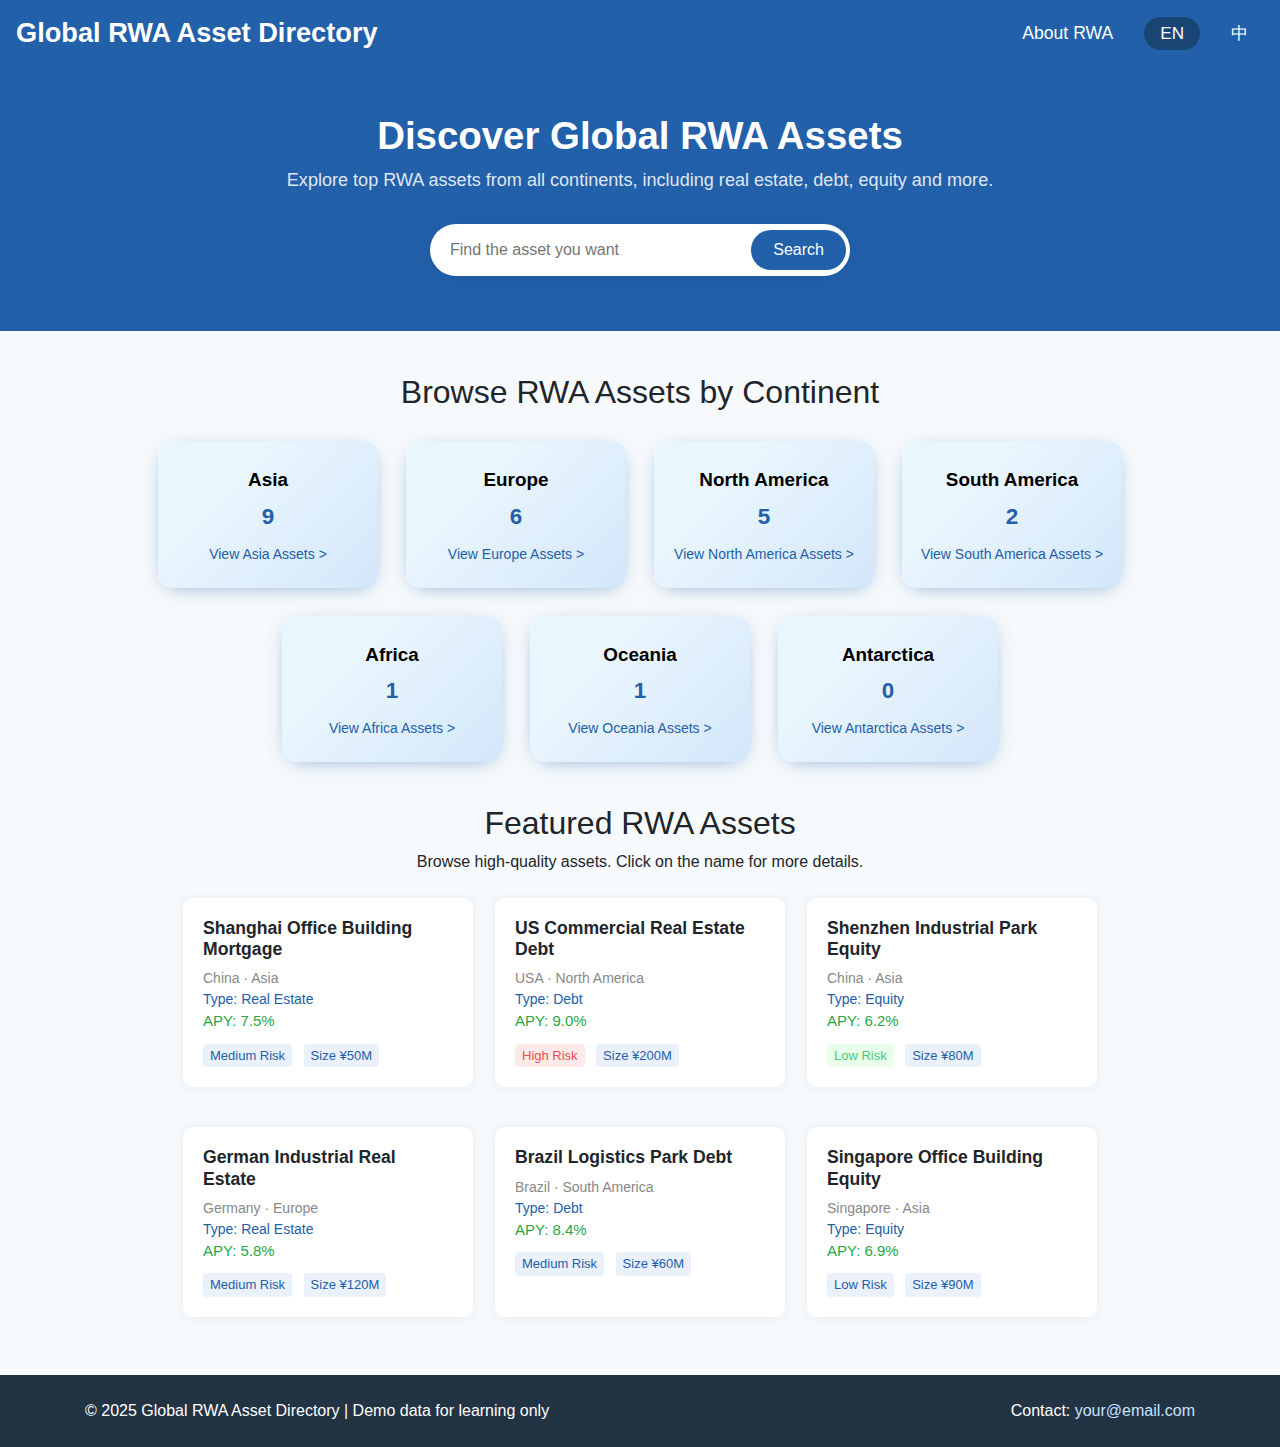
<file: index.html>
<!DOCTYPE html>
<html lang="en">
<head>
  <meta charset="UTF-8">
  <title>Global RWA Asset Directory</title>
  <meta name="viewport" content="width=device-width, initial-scale=1">
  <link rel="stylesheet" href="https://cdn.jsdelivr.net/npm/bootstrap@4.6.2/dist/css/bootstrap.min.css"/>
  <style>
    body { font-family: 'Segoe UI', Arial, sans-serif; background: #f7fafc; }
    .navbar { background: #2260a9; color: #fff; }
    .navbar-brand { color: #fff !important; font-size: 1.7rem; font-weight: bold; }
    .nav-link, .lang-btn { color: #fff !important; font-size: 1.1rem; }
    .lang-btn { background: #2260a9; border:none; margin-left: 15px; outline:none; font-size: 1.07rem; border-radius: 19px; padding: 4px 16px; transition: background .2s;}
    .lang-btn.active, .lang-btn:hover { background: #184574; color: #fff;}
    .hero { background: #2260a9; color: #fff; padding: 46px 0 30px 0; text-align: center;}
    .hero h1 { font-weight: 700; font-size: 2.4rem;}
    .hero p { font-size: 1.13rem; opacity:.85;}
    .search-bar-wrap { display: flex; justify-content: center; margin-top: 30px; margin-bottom: 25px;}
    .search-bar-inner { background: #fff; border-radius: 50px; box-shadow: 0 2px 16px #0001; padding: 4px; display: flex; align-items: center; width: 420px; max-width:94vw;}
    .search-bar-inner input { border:none; outline:none; font-size: 1rem; padding:10px 16px; flex:1; border-radius: 50px; background: transparent;}
    .search-bar-inner button { background: #2260a9; color: #fff; border:none; border-radius:50px; padding: 8px 22px; font-size: 1rem; font-weight:500; transition: background .2s;}
    .search-bar-inner button:hover { background: #184574;}
    .section-title { margin:42px 0 24px 0; text-align:center;}
    .category-cards { display: flex; flex-wrap: wrap; justify-content: center; gap: 28px; margin-top:30px;}
    .continent-card {
      background: linear-gradient(135deg,#eaf6fd 30%,#d3e6fa 100%);
      border-radius: 14px; box-shadow: 0 4px 22px -10px #2260a9cc;
      width:220px; min-height:110px; padding:28px 10px 23px 10px;
      text-align: center; position:relative; cursor:pointer;
      transition: transform .22s cubic-bezier(.4,2,.4,.8), box-shadow .22s;
      border:0;
      outline:none;
      font-weight:600;
    }
    .continent-card:hover, .continent-card:focus {
      transform: translateY(-10px) scale(1.04) rotate(-1deg);
      box-shadow: 0 8px 28px -2px #2260a9aa;
      background: linear-gradient(120deg,#e1f2ff 40%,#f7fdff 100%);
    }
    .continent-card h4 { font-weight: 700; font-size: 1.18rem;}
    .continent-card .count { color: #2260a9; font-size: 1.4rem; font-weight: 700;}
    .continent-card .cat-link { display:block; margin-top:10px; font-size:14px; color:#2260a9; font-weight:500; text-decoration:none;}
    .continent-card .cat-link:hover { text-decoration:underline;}
    .asset-list { display:flex; flex-wrap:wrap; gap:22px; justify-content:center;}
    .asset-card { background: #fff; border-radius:10px; box-shadow:0 1px 10px #e6eaf0; width:290px; padding:20px; margin-bottom:18px;}
    .asset-card h5 { font-size:1.1rem; font-weight:600; margin-bottom:8px;}
    .asset-card .region { font-size:14px; color:#888;}
    .asset-card .type { font-size:14px; color:#2260a9; font-weight: 500;}
    .asset-card .tags { margin-top:10px;}
    .asset-card .tag { display:inline-block; background:#eaf1fa; color:#2260a9; border-radius:4px; font-size:13px; padding:2px 7px; margin-right:7px;}
    .asset-card .apy { font-size:15px; color:#28a745; font-weight:500;}
    .footer { background:#234; color:#fff; padding:24px 0; margin-top:40px;}
    .footer a { color:#c7e3ff;}
    @media (max-width: 900px) {
      .category-cards, .asset-list { flex-direction:column; align-items:center;}
      .continent-card, .asset-card { width:96vw; max-width:360px; }
      .navbar .ml-auto { margin-left: 0 !important;}
    }
  </style>
</head>
<body>
  <nav class="navbar navbar-expand-lg">
    <a class="navbar-brand" id="nav_title" href="#">Global RWA Asset Directory</a>
    <div class="ml-auto d-flex align-items-center">
      <a class="nav-link d-inline" id="nav_about" href="about.html">About RWA</a>
      <button class="lang-btn active" id="btn-en" onclick="switchLang('en')">EN</button>
      <button class="lang-btn" id="btn-zh" onclick="switchLang('zh')">中</button>
    </div>
  </nav>

  <div class="hero">
    <h1 id="hero_title">Discover Global RWA Assets</h1>
    <p id="hero_desc">Explore top RWA assets from all continents, including real estate, debt, equity and more.</p>
    <div class="search-bar-wrap">
      <form class="search-bar-inner" onsubmit="return false;">
        <input type="text" id="searchInput" placeholder="Find the asset you want">
        <button type="submit" id="search_btn" onclick="alert('Search feature coming soon!')">Search</button>
      </form>
    </div>
  </div>

  <div class="container">
    <div class="section-title">
      <h2 id="cat_title">Browse RWA Assets by Continent</h2>
    </div>
    <div class="category-cards">
      <button class="continent-card" tabindex="0">
        <h4 id="cat_asia">Asia</h4>
        <div class="count">9</div>
        <span class="cat-link" id="cat_asia_link" href="#">View Asia Assets &gt;</span>
      </button>
      <button class="continent-card" tabindex="0">
        <h4 id="cat_europe">Europe</h4>
        <div class="count">6</div>
        <span class="cat-link" id="cat_europe_link" href="#">View Europe Assets &gt;</span>
      </button>
      <button class="continent-card" tabindex="0">
        <h4 id="cat_na">North America</h4>
        <div class="count">5</div>
        <span class="cat-link" id="cat_na_link" href="#">View North America Assets &gt;</span>
      </button>
      <button class="continent-card" tabindex="0">
        <h4 id="cat_sa">South America</h4>
        <div class="count">2</div>
        <span class="cat-link" id="cat_sa_link" href="#">View South America Assets &gt;</span>
      </button>
      <button class="continent-card" tabindex="0">
        <h4 id="cat_africa">Africa</h4>
        <div class="count">1</div>
        <span class="cat-link" id="cat_africa_link" href="#">View Africa Assets &gt;</span>
      </button>
      <button class="continent-card" tabindex="0">
        <h4 id="cat_oceania">Oceania</h4>
        <div class="count">1</div>
        <span class="cat-link" id="cat_oceania_link" href="#">View Oceania Assets &gt;</span>
      </button>
      <button class="continent-card" tabindex="0">
        <h4 id="cat_antarctica">Antarctica</h4>
        <div class="count">0</div>
        <span class="cat-link" id="cat_antarctica_link" href="#">View Antarctica Assets &gt;</span>
      </button>
    </div>
  </div>

  <div class="container">
    <div class="section-title">
      <h2 id="featured_title">Featured RWA Assets</h2>
      <p id="featured_desc">Browse high-quality assets. Click on the name for more details.</p>
    </div>
    <div class="asset-list">
      <div class="asset-card">
        <h5 id="asset1_name">Shanghai Office Building Mortgage</h5>
        <div class="region" id="asset1_region">China · Asia</div>
        <div class="type" id="asset1_type">Type: Real Estate</div>
        <div class="apy" id="asset1_apy">APY: 7.5%</div>
        <div class="tags">
          <span class="tag" id="asset1_risk">Medium Risk</span>
          <span class="tag" id="asset1_size">Size ¥50M</span>
        </div>
      </div>
      <div class="asset-card">
        <h5 id="asset2_name">US Commercial Real Estate Debt</h5>
        <div class="region" id="asset2_region">USA · North America</div>
        <div class="type" id="asset2_type">Type: Debt</div>
        <div class="apy" id="asset2_apy">APY: 9.0%</div>
        <div class="tags">
          <span class="tag" id="asset2_risk" style="background:#ffeaea;color:#e35050;">High Risk</span>
          <span class="tag" id="asset2_size">Size ¥200M</span>
        </div>
      </div>
      <div class="asset-card">
        <h5 id="asset3_name">Shenzhen Industrial Park Equity</h5>
        <div class="region" id="asset3_region">China · Asia</div>
        <div class="type" id="asset3_type">Type: Equity</div>
        <div class="apy" id="asset3_apy">APY: 6.2%</div>
        <div class="tags">
          <span class="tag" id="asset3_risk" style="background:#eaffea;color:#49c87e;">Low Risk</span>
          <span class="tag" id="asset3_size">Size ¥80M</span>
        </div>
      </div>
      <div class="asset-card">
        <h5 id="asset4_name">German Industrial Real Estate</h5>
        <div class="region" id="asset4_region">Germany · Europe</div>
        <div class="type" id="asset4_type">Type: Real Estate</div>
        <div class="apy" id="asset4_apy">APY: 5.8%</div>
        <div class="tags">
          <span class="tag" id="asset4_risk">Medium Risk</span>
          <span class="tag" id="asset4_size">Size ¥120M</span>
        </div>
      </div>
      <div class="asset-card">
        <h5 id="asset5_name">Brazil Logistics Park Debt</h5>
        <div class="region" id="asset5_region">Brazil · South America</div>
        <div class="type" id="asset5_type">Type: Debt</div>
        <div class="apy" id="asset5_apy">APY: 8.4%</div>
        <div class="tags">
          <span class="tag" id="asset5_risk">Medium Risk</span>
          <span class="tag" id="asset5_size">Size ¥60M</span>
        </div>
      </div>
      <div class="asset-card">
        <h5 id="asset6_name">Singapore Office Building Equity</h5>
        <div class="region" id="asset6_region">Singapore · Asia</div>
        <div class="type" id="asset6_type">Type: Equity</div>
        <div class="apy" id="asset6_apy">APY: 6.9%</div>
        <div class="tags">
          <span class="tag" id="asset6_risk">Low Risk</span>
          <span class="tag" id="asset6_size">Size ¥90M</span>
        </div>
      </div>
    </div>
  </div>

  <div class="footer">
    <div class="container">
      <div class="row">
        <div class="col-md-7">
          <span id="footer_text">© 2025 Global RWA Asset Directory | Demo data for learning only</span>
        </div>
        <div class="col-md-5 text-right">
          <span id="footer_contact">Contact: <a href="mailto:your@email.com">your@email.com</a></span>
        </div>
      </div>
    </div>
  </div>
  <script>
    // 多语言数据（可扩展）
    const langData = {
      en: {
        nav_title: "Global RWA Asset Directory",
        nav_about: "About RWA",
        hero_title: "Discover Global RWA Assets",
        hero_desc: "Explore top RWA assets from all continents, including real estate, debt, equity and more.",
        searchInput: "Find the asset you want",
        search_btn: "Search",
        cat_title: "Browse RWA Assets by Continent",
        cat_asia: "Asia",
        cat_asia_link: "View Asia Assets >",
        cat_europe: "Europe",
        cat_europe_link: "View Europe Assets >",
        cat_na: "North America",
        cat_na_link: "View North America Assets >",
        cat_sa: "South America",
        cat_sa_link: "View South America Assets >",
        cat_africa: "Africa",
        cat_africa_link: "View Africa Assets >",
        cat_oceania: "Oceania",
        cat_oceania_link: "View Oceania Assets >",
        cat_antarctica: "Antarctica",
        cat_antarctica_link: "View Antarctica Assets >",
        featured_title: "Featured RWA Assets",
        featured_desc: "Browse high-quality assets. Click on the name for more details.",
        asset1_name: "Shanghai Office Building Mortgage",
        asset1_region: "China · Asia",
        asset1_type: "Type: Real Estate",
        asset1_apy: "APY: 7.5%",
        asset1_risk: "Medium Risk",
        asset1_size: "Size ¥50M",
        asset2_name: "US Commercial Real Estate Debt",
        asset2_region: "USA · North America",
        asset2_type: "Type: Debt",
        asset2_apy: "APY: 9.0%",
        asset2_risk: "High Risk",
        asset2_size: "Size ¥200M",
        asset3_name: "Shenzhen Industrial Park Equity",
        asset3_region: "China · Asia",
        asset3_type: "Type: Equity",
        asset3_apy: "APY: 6.2%",
        asset3_risk: "Low Risk",
        asset3_size: "Size ¥80M",
        asset4_name: "German Industrial Real Estate",
        asset4_region: "Germany · Europe",
        asset4_type: "Type: Real Estate",
        asset4_apy: "APY: 5.8%",
        asset4_risk: "Medium Risk",
        asset4_size: "Size ¥120M",
        asset5_name: "Brazil Logistics Park Debt",
        asset5_region: "Brazil · South America",
        asset5_type: "Type: Debt",
        asset5_apy: "APY: 8.4%",
        asset5_risk: "Medium Risk",
        asset5_size: "Size ¥60M",
        asset6_name: "Singapore Office Building Equity",
        asset6_region: "Singapore · Asia",
        asset6_type: "Type: Equity",
        asset6_apy: "APY: 6.9%",
        asset6_risk: "Low Risk",
        asset6_size: "Size ¥90M",
        footer_text: "© 2025 Global RWA Asset Directory | Demo data for learning only",
        footer_contact: 'Contact: <a href="mailto:your@email.com">your@email.com</a>',
      },
      zh: {
        nav_title: "全球RWA资产目录",
        nav_about: "关于资产",
        hero_title: "全球RWA资产发现",
        hero_desc: "探索全球各大洲优质RWA资产，涵盖不动产、债权、股权等多类型。",
        searchInput: "发现你想要的资产",
        search_btn: "搜索",
        cat_title: "按大洲浏览RWA资产",
        cat_asia: "亚洲",
        cat_asia_link: "查看亚洲资产 >",
        cat_europe: "欧洲",
        cat_europe_link: "查看欧洲资产 >",
        cat_na: "北美洲",
        cat_na_link: "查看北美洲资产 >",
        cat_sa: "南美洲",
        cat_sa_link: "查看南美洲资产 >",
        cat_africa: "非洲",
        cat_africa_link: "查看非洲资产 >",
        cat_oceania: "大洋洲",
        cat_oceania_link: "查看大洋洲资产 >",
        cat_antarctica: "南极洲",
        cat_antarctica_link: "查看南极洲资产 >",
        featured_title: "热门RWA资产",
        featured_desc: "优质资产一览，点击名称可查看更多详情。",
        asset1_name: "上海写字楼抵押贷款",
        asset1_region: "中国 · 亚洲",
        asset1_type: "类型：不动产",
        asset1_apy: "年化收益：7.5%",
        asset1_risk: "中风险",
        asset1_size: "规模 ¥5000万",
        asset2_name: "美国商业地产债权",
        asset2_region: "美国 · 北美洲",
        asset2_type: "类型：债权",
        asset2_apy: "年化收益：9.0%",
        asset2_risk: "高风险",
        asset2_size: "规模 ¥2亿",
        asset3_name: "深圳产业园股权",
        asset3_region: "中国 · 亚洲",
        asset3_type: "类型：股权",
        asset3_apy: "年化收益：6.2%",
        asset3_risk: "低风险",
        asset3_size: "规模 ¥8000万",
        asset4_name: "德国工业地产",
        asset4_region: "德国 · 欧洲",
        asset4_type: "类型：不动产",
        asset4_apy: "年化收益：5.8%",
        asset4_risk: "中风险",
        asset4_size: "规模 ¥1.2亿",
        asset5_name: "巴西物流园区债权",
        asset5_region: "巴西 · 南美洲",
        asset5_type: "类型：债权",
        asset5_apy: "年化收益：8.4%",
        asset5_risk: "中风险",
        asset5_size: "规模 ¥6000万",
        asset6_name: "新加坡办公楼股权",
        asset6_region: "新加坡 · 亚洲",
        asset6_type: "类型：股权",
        asset6_apy: "年化收益：6.9%",
        asset6_risk: "低风险",
        asset6_size: "规模 ¥9000万",
        footer_text: "© 2025 全球RWA资产目录 | 仅供学习交流，数据为示例",
        footer_contact: '联系方式：<a href="mailto:your@email.com">your@email.com</a>',
      }
    };

    function switchLang(lang) {
      // 按钮样式
      document.getElementById("btn-en").classList.toggle("active", lang === "en");
      document.getElementById("btn-zh").classList.toggle("active", lang === "zh");
      // 文本切换
      for (const key in langData[lang]) {
        const el = document.getElementById(key);
        if (el) {
          if (key === "footer_contact") el.innerHTML = langData[lang][key];
          else el.textContent = langData[lang][key];
        }
      }
      // 搜索框特殊
      document.getElementById("searchInput").placeholder = langData[lang].searchInput;
      document.documentElement.lang = lang;
    }
    // 默认英文
    switchLang('en');
  </script>
</body>
</html>
</file>
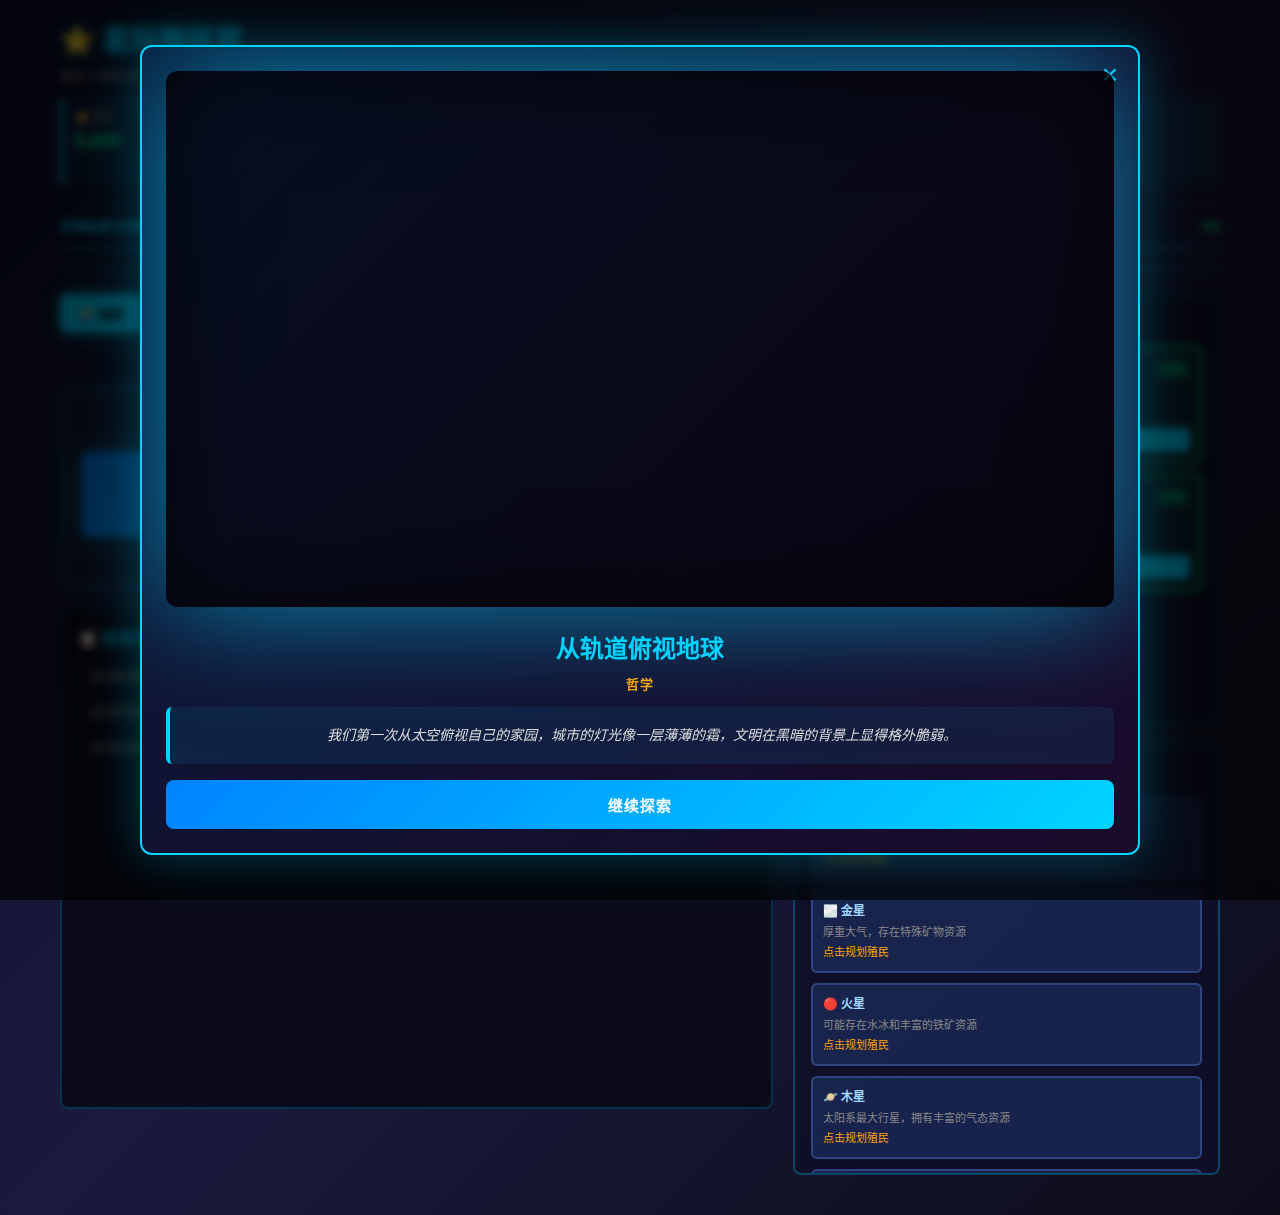
<file: colony/index.html>
<!DOCTYPE html>
<html lang="zh-CN">
<head>
  <meta charset="UTF-8" />
  <meta name="viewport" content="width=device-width, initial-scale=1" />
  <title>星际殖民官 - 太阳系开拓者</title>
  <link rel="stylesheet" href="style.css" />
</head>
<body>
  <div id="app">
    <header>
      <h1>⭐ 星际殖民官</h1>
      <p class="subtitle">掌控人类在太阳系的未来</p>
      <div class="status-bar">
        <div class="stat">
          <span class="label">💰 基金</span>
          <span id="credits">0</span>
        </div>
        <div class="stat">
          <span class="label">👥 人口</span>
          <span id="population">100</span>
        </div>
        <div class="stat">
          <span class="label">⚙️ 产能</span>
          <span id="production">0</span>/s
        </div>
        <div class="stat">
          <span class="label">🔬 科技</span>
          <span id="tech-level">Lv.1</span>
        </div>
      </div>

      <!-- 进度条 -->
      <div class="progress-section">
        <div class="progress-info">
          <span id="stageName">近地轨道与月球前哨</span>
          <span id="progressPercent">0%</span>
        </div>
        <div class="progress-bar">
          <div id="progressFill" class="progress-fill"></div>
        </div>
      </div>
    </header>

    <main>
      <section class="core">
        <!-- 地点切换标签 -->
        <div class="location-tabs">
          <button class="location-tab active" onclick="switchLocation('earth')">🌍 地球</button>
          <button class="location-tab" id="moonTab" onclick="switchLocation('moon')" style="display:none;">🌙 月球</button>
          <button class="location-tab" id="marsTab" onclick="switchLocation('mars')" style="display:none;">🔴 火星</button>
          <button class="location-tab" id="asteroidTab" onclick="switchLocation('asteroid')" style="display:none;">🪨 小行星带</button>
          <button class="location-tab" id="europaTab" onclick="switchLocation('europa')" style="display:none;">❄️ 木卫二</button>
          <button class="location-tab" id="uranusTab" onclick="switchLocation('uranus')" style="display:none;">🌀 天王星</button>
          <button class="location-tab" id="neptuneTab" onclick="switchLocation('neptune')" style="display:none;">🔷 海王星</button>
          <button class="location-tab" id="kuiperTab" onclick="switchLocation('kuiper')" style="display:none;">⭐ 柯伊伯带</button>
        </div>

        <!-- 行动区 -->
        <div class="action-panel">
          <h2>🎯 核心行动</h2>
          <button id="harvestBtn" class="big-btn">开采资源</button>
          <p class="btn-hint">消耗工人获取基金 | 每次 +<span id="harvestGain">10</span></p>
        </div>

        <!-- 日志区 -->
        <div class="log-container">
          <h2>📋 任务日志</h2>
          <div id="log"></div>
        </div>
      </section>

      <section class="side">
        <!-- 建筑升级面板 -->
        <div class="panel">
          <h2>🏢 建筑升级</h2>
          <div id="buildingsList"></div>
        </div>

        <!-- 行星征服面板 -->
        <div class="panel">
          <h2>🪐 太阳系殖民</h2>
          <div id="planetsList"></div>
        </div>
      </section>
    </main>
  </div>

  <!-- 行星详情弹窗 -->
  <div id="planetModal" class="modal hidden">
    <div class="modal-content">
      <button class="modal-close" onclick="closePlanetModal()">×</button>
      <h2 id="modalPlanetName"></h2>
      <div class="modal-info">
        <p id="modalPlanetDesc"></p>
        <p id="modalPlanetReq"></p>
        <div id="modalPlanetMission"></div>
      </div>
      <div class="modal-buttons">
        <button id="colonizeBtn">发起殖民</button>
        <button id="closeModalBtn" onclick="closePlanetModal()">关闭</button>
      </div>
    </div>
  </div>

  <!-- 阶段解锁弹窗 -->
  <div id="stageModal" class="modal hidden">
    <div class="modal-content stage-modal">
      <button class="modal-close" onclick="closeStageModal()">×</button>
      <div class="stage-visual" id="stageVisual"></div>
      <h2 id="modalStageTitle"></h2>
      <p class="stage-mood" id="stageMood"></p>
      <div class="stage-text" id="stageText"></div>
      <button class="stage-continue-btn" onclick="closeStageModal()">继续探索</button>
    </div>
  </div>

  <script src="main.js"></script>
</body>
</html>
</file>
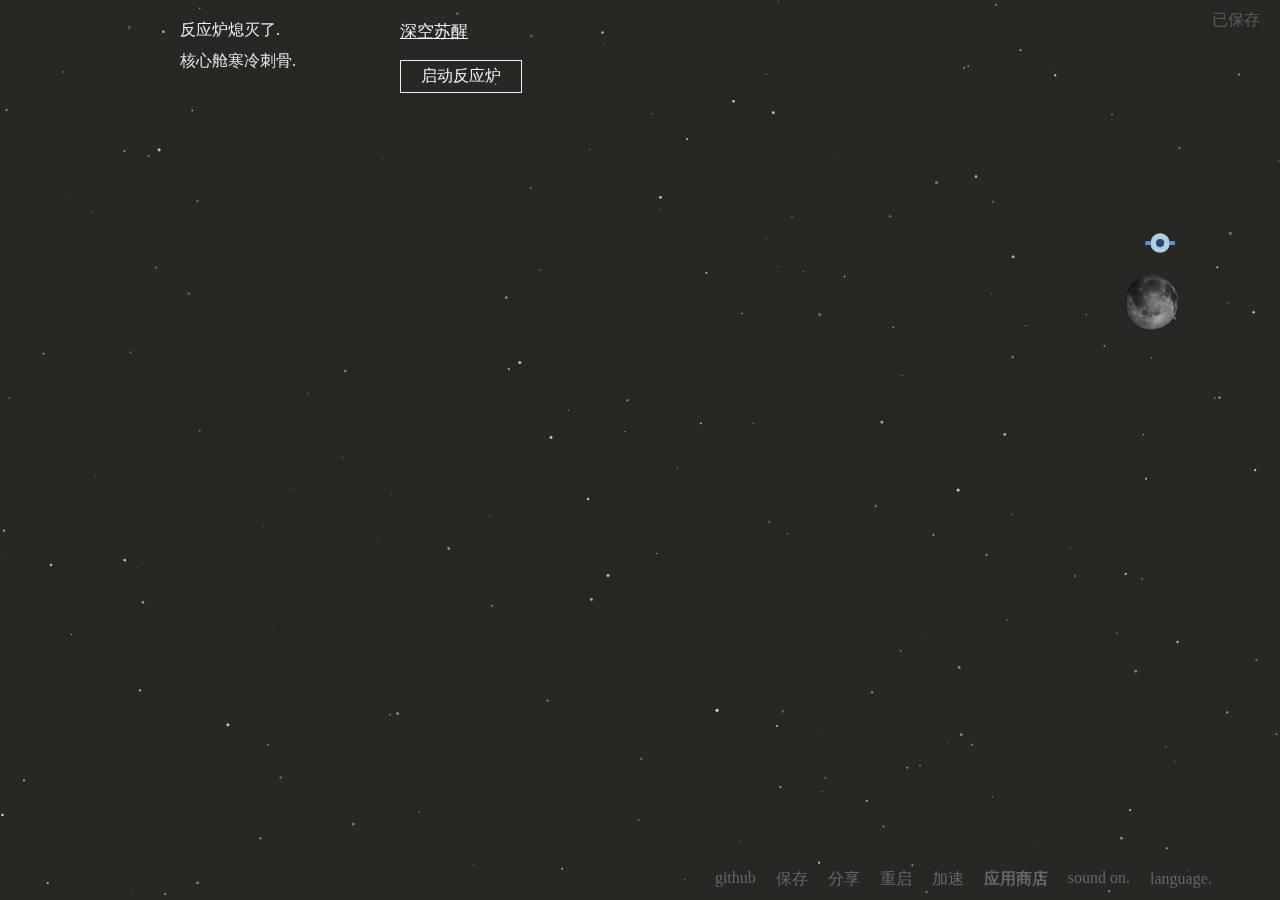
<file: spaceroom/index.html>
<!DOCTYPE html>
<html itemscope itemtype="https://schema.org/CreativeWork">
<head>
	<meta charset="UTF-8"/>
	<!--  
		A Dark Room (v1.4)
		==================
		
		A minimalist text adventure by Michael Townsend and all his friends.
		Inspired by Candy Box (https://candybox2.github.io/candybox)
		Contribute on GitHub! (https://github.com/doublespeakgames/adarkroom/)
	-->
	<title>太阳系的起源</title>
	<meta itemprop="description" name="description" property="og:description" content="A minimalist text adventure">
	<meta itemprop="image" property="og:image" content="img/adr.png" />
	<meta itemprop="name" property="og:title" content="A Dark Room" />
	<link rel="shortcut icon" href="favicon.ico" />
	<link rel="image_src" href="img/adr.png" />
	<script src="lib/jquery.min.js" defer></script>
	<script src="lib/jquery.color-2.1.2.min.js" defer></script>
	<script src="lib/jquery.event.move.js" defer></script>
	<script src="lib/jquery.event.swipe.js" defer></script>
	<script src="lib/base64.js" defer></script>
	<script src="lib/translate.js?v=20260213"></script>
	
	<script src="lang/langs.js" defer></script>
	
	<script>
		var defaultLang = 'zh_cn';
		// try to read "lang" param's from url
		var urlLang = decodeURIComponent((new RegExp('[?|&]lang=' + '([^&;]+?)(&|#|;|$)').exec(location.search)||[,""])[1].replace(/\+/g, '%20'))||null;
		var lang = (!urlLang || urlLang === 'en') ? defaultLang : urlLang;
		try {
			localStorage.lang = lang;
		} catch(e) {}
		// if a language different than english requested, load all translations
		if(lang && lang != 'en'){
			document.write('<script src="lang/'+lang+'/strings.js"><\/script>');
			document.write('<link rel="stylesheet" type="text/css" href="lang/'+lang+'/main.css" \/>');
		}
	</script>
	<script src="script/space_zh_override.js?v=20260213" defer></script>
	
	<script src="script/Button.js" defer></script>
	<script src="script/audioLibrary.js" defer></script>
	<script src="script/audio.js" defer></script>
	<script src="script/engine.js" defer></script>
	<script src="script/state_manager.js" defer></script>
	<script src="script/header.js" defer></script>
	<script src="script/notifications.js" defer></script>
	<script src="script/events.js" defer></script>
	<script src="script/room.js" defer></script>
	<script src="script/outside.js" defer></script>
	<script src="script/world.js" defer></script>
	<script src="script/path.js" defer></script>
	<script src="script/ship.js" defer></script>
  <script src="script/space.js" defer></script>
  <script src="script/fabricator.js" defer></script>
	<script src="script/prestige.js" defer></script>
	<script src="script/scoring.js" defer></script>
	<!-- Event modules -->
	<script src="script/events/global.js" defer></script>
	<script src="script/events/room.js" defer></script>
	<script src="script/events/outside.js" defer></script>
	<script src="script/events/encounters.js" defer></script>
  <script src="script/events/marketing.js" defer></script>
	
	<script type='text/javascript'>
		var oldIE = false;
	</script>
	<!--[if lt IE 9]> 
		<script type="text/javascript">oldIE = true;</script> 
	<![endif]-->
	
	<link rel="stylesheet" type="text/css" href="css/main.css?v=20260213" />
	<link rel="stylesheet" type="text/css" href="css/room.css" />
	<link rel="stylesheet" type="text/css" href="css/outside.css" />
	<link rel="stylesheet" type="text/css" href="css/path.css" />
	<link rel="stylesheet" type="text/css" href="css/world.css" />
	<link rel="stylesheet" type="text/css" href="css/ship.css" />
  <link rel="stylesheet" type="text/css" href="css/space.css" />
  <link rel="stylesheet" type="text/css" href="css/fabricator.css" />
	
	<script src="script/localization.js" defer></script>
	<!-- analytics disabled for faster mobile startup -->
	
</head>
<body>
	<canvas id="star-bg-canvas"></canvas>
	<canvas id="orbit-overlay-canvas"></canvas>
	<div id="wrapper">
		<div id="saveNotify"><script>document.write(_("saved."));</script></div>
		<div id="content">
			<div id="outerSlider">
				<div id="main">
					<div id="header"></div>
				</div>
			</div>
		</div>
  </div>
	<script>
		var isMobileDevice = /Android|webOS|iPhone|iPad|iPod|BlackBerry/i.test(navigator.userAgent);

		function loadDeferredEventScripts() {
			var deferredScripts = [
				'script/events/setpieces.js',
				'script/events/executioner.js'
			];
			for (var i = 0; i < deferredScripts.length; i++) {
				var script = document.createElement('script');
				script.src = deferredScripts[i];
				script.defer = true;
				document.body.appendChild(script);
			}
		}

		if (document.readyState === 'complete') {
			setTimeout(loadDeferredEventScripts, isMobileDevice ? 1200 : 400);
		} else {
			window.addEventListener('load', function() {
				setTimeout(loadDeferredEventScripts, isMobileDevice ? 1200 : 400);
			});
		}

		if (!isMobileDevice) {
			document.write('<script src="script/star_bg.js?v=20260213"><\/script>');
			document.write('<script src="script/earth_moon_overlay.js?v=20260213"><\/script>');
		}
	</script>
</body>
</html>
</file>
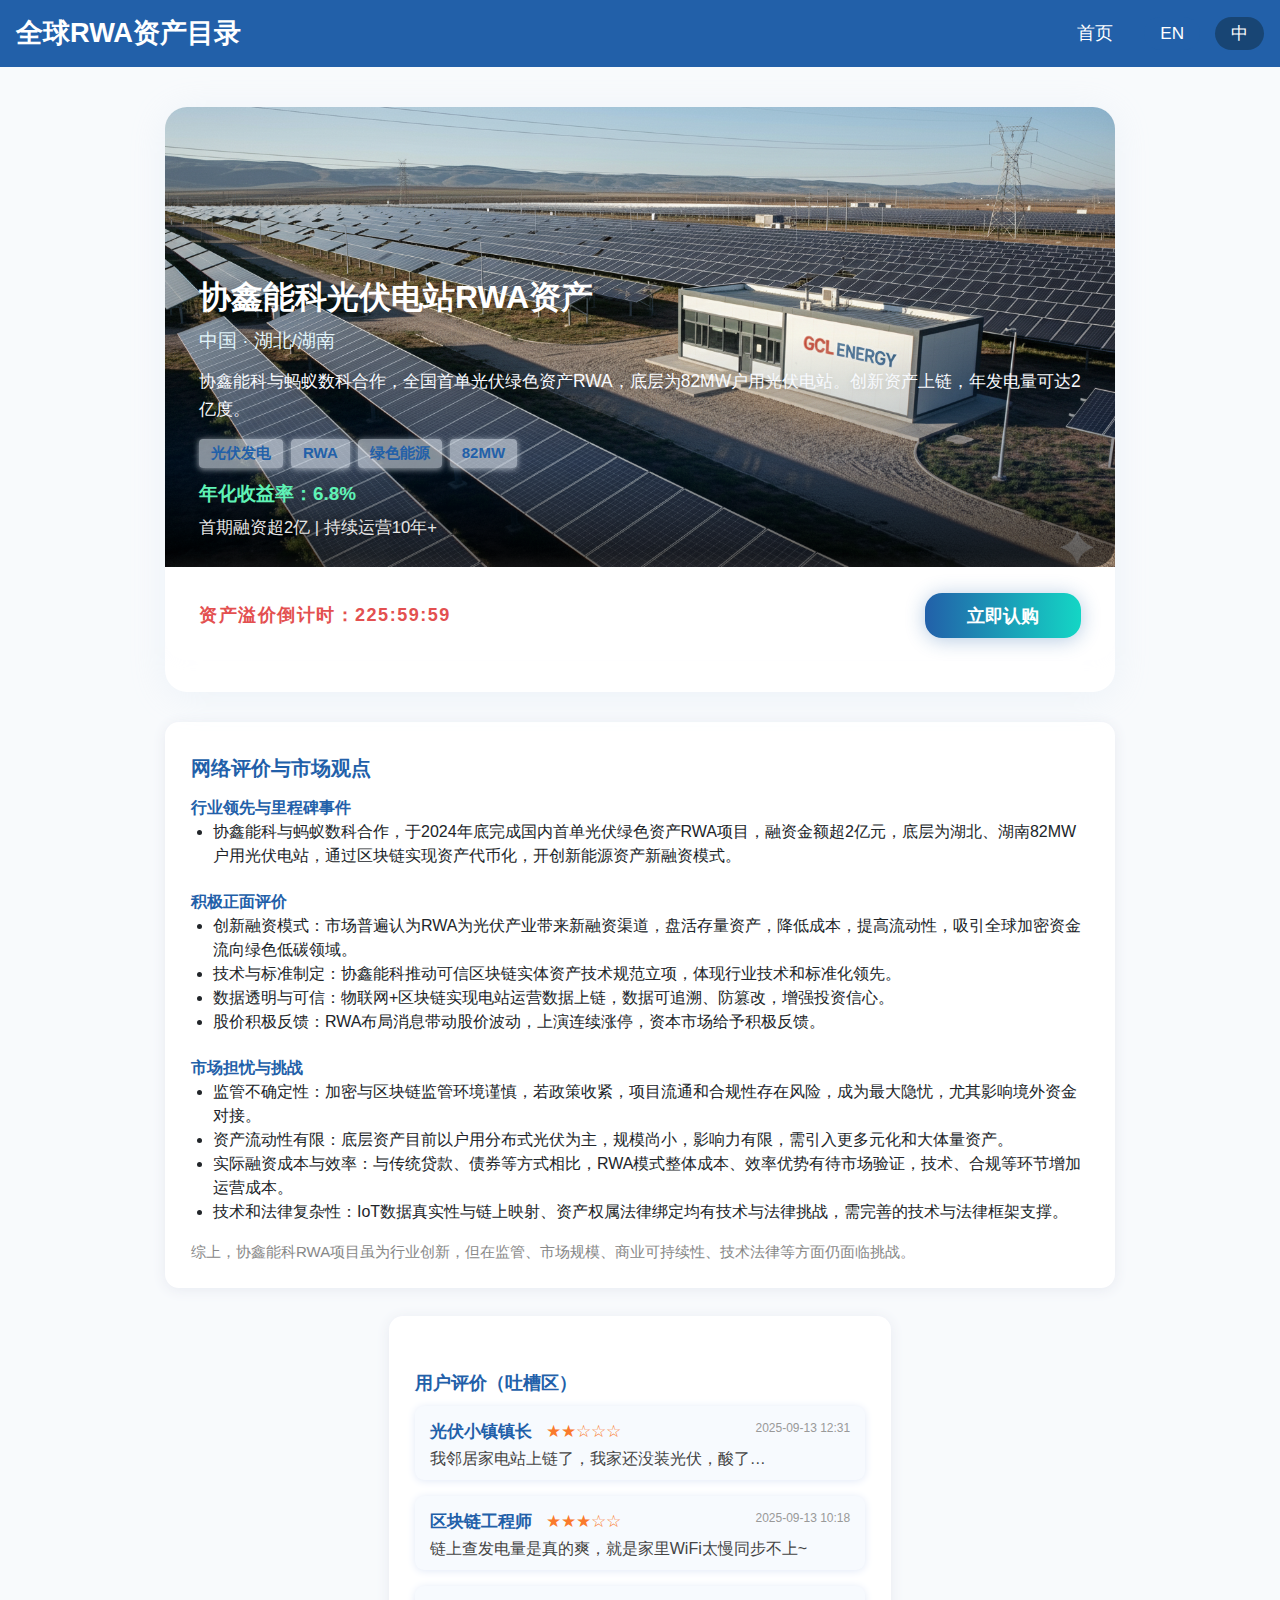
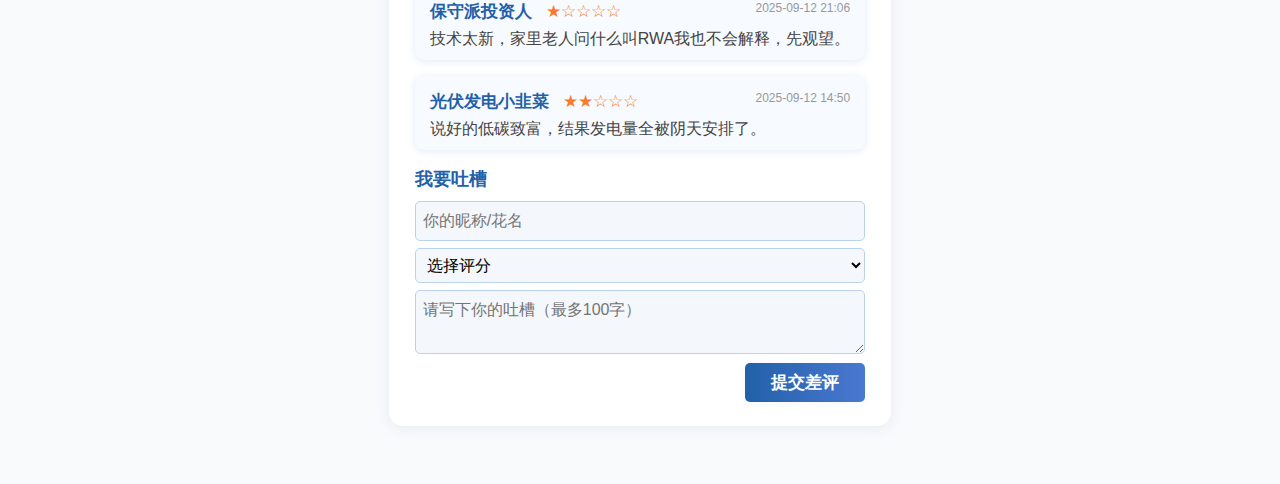
<file: assetxiexin.html>
<!DOCTYPE html>
<html lang="zh">
<head>
  <meta charset="UTF-8">
  <title>RWA Asset Deal - Groupon Style Full Page</title>
  <meta name="viewport" content="width=device-width, initial-scale=1">
  <link rel="stylesheet" href="https://cdn.jsdelivr.net/npm/bootstrap@4.6.2/dist/css/bootstrap.min.css"/>
  <style>
    body { font-family: 'Segoe UI', Arial, sans-serif; background: #f8fafc; margin:0;}
    .navbar { background: #2260a9; color: #fff; }
    .navbar-brand { color: #fff !important; font-size: 1.7rem; font-weight: bold; }
    .nav-link, .lang-btn { color: #fff !important; font-size: 1.1rem; }
    .lang-btn { background: #2260a9; border:none; margin-left: 15px; outline:none; font-size: 1.07rem; border-radius: 19px; padding: 4px 16px; transition: background .2s;}
    .lang-btn.active, .lang-btn:hover { background: #184574; color: #fff;}
    .deal-section {
      max-width: 1100px;
      min-height: 88vh;
      margin: 0 auto;
      padding: 40px 12px 30px 12px;
      display: flex;
      align-items: center;
      justify-content: center;
      flex-direction: column;
    }
    .deal-card {
      width: 100%;
      background: #fff;
      border-radius: 22px;
      box-shadow: 0 4px 36px #c5d5ed33;
      overflow: hidden;
      display: flex;
      flex-direction: column;
      position: relative;
      min-height: 65vh;
      max-width: 950px;
      margin-bottom: 30px;
    }
    .deal-img-wrap {
      position: relative;
      width: 100%;
      height: 52vw; /* default for mobile */
      max-height: 460px;
      min-height: 240px;
      background: #eee;
      overflow: hidden;
      display: flex;
      align-items: flex-end;
      justify-content: flex-start;
    }
    .deal-img {
      width: 100%;
      height: 100%;
      object-fit: cover;
      display: block;
    }
    /* 介绍蒙层 */
    .deal-info-overlay {
      position: absolute;
      bottom: 0; left: 0; width: 100%;
      background: linear-gradient(180deg,rgba(30,42,58,0.00) 30%,rgba(0,40,90,0.28) 68%,rgba(0,0,0,0.56) 100%);
      color: #fff;
      padding: 36px 34px 26px 34px;
      box-sizing: border-box;
      border-radius: 0 0 22px 22px;
      z-index: 2;
    }
    .deal-title {
      font-size: 2rem; font-weight: 700; margin-bottom: 6px;
      text-shadow: 0 2px 14px rgba(0,0,0,0.12);
    }
    .deal-region {
      font-size: 1.17rem; color: #e0f4fa; margin-bottom: 13px;
      font-weight: 500;
    }
    .deal-desc {
      font-size: 1.09rem; margin-bottom: 15px; line-height: 1.6; color: #f8fafe;
      text-shadow: 0 1px 8px rgba(0,0,0,0.11);
      min-height: 40px;
    }
    .deal-tags {
      margin-bottom: 10px;
    }
    .deal-tag {
      display: inline-block;
      background: #eaf1fa90;
      color: #2260a9;
      border-radius: 4px;
      font-size: 15px;
      padding: 3px 12px;
      margin-right: 8px;
      margin-bottom: 2px;
      font-weight: 600;
      box-shadow: 0 1px 6px #e3eaf3b7;
    }
    .deal-apy {
      color: #5ff3b6;
      font-weight: 700;
      font-size: 1.18rem;
      margin-bottom: 8px;
      text-shadow: 0 1px 6px #3333;
    }
    .deal-extra {
      color: #e6e6e6;
      font-size: 1.04rem;
      text-shadow: 0 1px 8px #000a;
    }
    .deal-action-bar {
      display: flex;
      justify-content: space-between;
      align-items: center;
      background: #fff;
      padding: 26px 34px 22px 34px;
      border-radius: 0 0 22px 22px;
      box-shadow: 0 -2px 18px #e9f1ff1c;
      z-index: 3;
      position: relative;
    }
    .deal-countdown {
      color: #e35050;
      font-size: 1.13rem;
      font-weight: bold;
      letter-spacing: 1.5px;
      margin-right: 22px;
      white-space: nowrap;
    }
    .deal-buy-btn {
      background: linear-gradient(90deg,#2260a9 0%,#14d6c5 100%);
      color: #fff;
      border: none;
      font-size: 1.15rem;
      font-weight: 700;
      border-radius: 17px;
      padding: 9px 42px;
      box-shadow: 0 2px 20px #2260a955;
      cursor: pointer;
      transition: background .15s;
    }
    .deal-buy-btn:hover {
      background: linear-gradient(90deg,#184574 0%,#17bfa8 100%);
    }

    /* 评价与点评区块 */
    .asset-evaluation-block {
      background: #fff;
      border-radius: 14px;
      box-shadow: 0 2px 14px #e7eaf1;
      padding: 32px 26px 24px 26px;
      max-width: 950px;
      margin: 0 auto 28px auto;
    }
    .evaluation-title {
      font-size: 1.22rem;
      color: #2260a9;
      font-weight: 700;
      margin-bottom: 13px;
    }
    .evaluation-section {
      margin-bottom: 22px;
    }
    .evaluation-section:last-child { margin-bottom: 0; }
    .evaluation-section ul { padding-left: 22px; }
    .evaluation-section strong { color: #2260a9; font-weight: 700;}
    .evaluation-section .minor { color: #888; font-size: 15px;}
    /* review style */
    .reviews-title {
      font-size: 1.13rem;
      color: #2260a9;
      font-weight: 600;
      margin-bottom: 9px;
      margin-top: 22px;
    }
    .reviews-section {
      margin-bottom: 12px;
    }
    .review-card {
      background: #f7fafe;
      border-radius: 9px;
      box-shadow: 0 1px 8px #e1e9f7;
      margin-bottom: 16px;
      padding: 13px 15px 9px 15px;
      position: relative;
    }
    .review-user {
      font-weight: bold;
      color: #2260a9;
      margin-right: 10px;
      font-size: 1.07rem;
    }
    .review-rating {
      color: #fa7a2c;
      font-size: 1.08rem;
      margin-right: 6px;
    }
    .review-time {
      color: #999;
      font-size: 12px;
      float: right;
    }
    .review-text {
      margin-top: 2px;
      font-size: 1rem;
      color: #444;
    }
    .review-form-title {
      font-size: 1.12rem;
      font-weight: 600;
      margin-bottom: 5px;
      color: #2260a9;
    }
    .review-form {
      margin-top: 8px;
      display: flex;
      flex-direction: column;
      gap: 7px;
    }
    .review-form input, .review-form textarea, .review-form select {
      border-radius: 5px;
      border: 1px solid #b9d2ec;
      padding: 7px;
      font-size: 1rem;
      font-family: inherit;
      outline: none;
      background: #f4f8fc;
      width: 100%;
      transition: border .2s;
    }
    .review-form input:focus, .review-form textarea:focus, .review-form select:focus {
      border-color: #2260a9;
    }
    .review-form textarea {
      resize: vertical;
      min-height: 32px;
      max-height: 90px;
    }
    .review-form button {
      align-self: flex-end;
      background: linear-gradient(90deg, #2260a9 0%, #4979d1 100%);
      color: #fff;
      border: none;
      border-radius: 5px;
      padding: 7px 26px;
      font-size: 1.06rem;
      font-weight: 600;
      cursor: pointer;
      margin-top: 2px;
      box-shadow: 0 2px 10px #bdd3f822;
      transition: background .2s;
    }
    .review-form button:hover {
      background: linear-gradient(90deg, #19538d 0%, #305e9b 100%);
    }
    .empty-reviews {
      text-align: center;
      color: #bbb;
      font-size: 1.01rem;
      margin-bottom: 16px;
    }
    @media (max-width: 900px) {
      .deal-section { padding: 16px 2vw;}
      .deal-card { max-width: 100vw;}
      .deal-img-wrap { height: 60vw; max-height: 320px;}
      .deal-info-overlay { padding: 21px 10px 17px 16px;}
      .deal-action-bar { padding: 18px 12px 14px 14px;}
      .deal-title { font-size: 1.25rem;}
      .asset-evaluation-block { padding:18px 8px 18px 8px; }
    }
    @media (max-width: 600px) {
      .deal-img-wrap { height: 50vw; min-height: 120px;}
      .deal-title { font-size: 1.07rem;}
    }
  </style>
</head>
<body>
  <nav class="navbar navbar-expand-lg">
    <a class="navbar-brand" id="nav_title" href="index.html">Global RWA Asset Directory</a>
    <div class="ml-auto d-flex align-items-center">
      <a class="nav-link d-inline" id="nav_home" href="index.html">Home</a>
      <button class="lang-btn active" id="btn-en" onclick="switchLang('en')">EN</button>
      <button class="lang-btn" id="btn-zh" onclick="switchLang('zh')">中</button>
    </div>
  </nav>
  <div class="deal-section">
    <div class="deal-card" id="dealCard">
      <div class="deal-img-wrap">
        <!-- 图片路径请替换为你的实际文件路径 -->
        <img class="deal-img" id="dealImg" src="./gcl_energy_solar.jpg" alt="协鑫能科光伏发电">
        <div class="deal-info-overlay">
          <div class="deal-title" id="dealTitle">协鑫能科光伏电站资产</div>
          <div class="deal-region" id="dealRegion">中国 · 湖北/湖南</div>
          <div class="deal-desc" id="dealDesc">
            协鑫能科与蚂蚁数科合作，全国首单光伏绿色资产RWA，底层为82MW户用光伏电站。创新资产上链，年发电量可达2亿度。
          </div>
          <div class="deal-tags" id="dealTags">
            <span class="deal-tag">光伏发电</span>
            <span class="deal-tag">RWA</span>
            <span class="deal-tag">绿色能源</span>
            <span class="deal-tag">82MW</span>
          </div>
          <div class="deal-apy" id="dealApy">年化收益率：6.8%</div>
          <div class="deal-extra" id="dealExtra">首期融资超2亿 | 持续运营10年+</div>
        </div>
      </div>
      <div class="deal-action-bar">
        <span class="deal-countdown" id="dealCountdown">资产溢价倒计时：00:59:59</span>
        <button class="deal-buy-btn" id="dealBuyBtn" onclick="buyClicked()">立即认购</button>
      </div>
    </div>
    <!-- 资产综合评价 -->
    <div class="asset-evaluation-block">
      <div class="evaluation-title">网络评价与市场观点</div>

      <div class="evaluation-section">
        <strong>行业领先与里程碑事件</strong>
        <ul>
          <li>协鑫能科与蚂蚁数科合作，于2024年底完成国内首单光伏绿色资产RWA项目，融资金额超2亿元，底层为湖北、湖南82MW户用光伏电站，通过区块链实现资产代币化，开创新能源资产新融资模式。</li>
        </ul>
      </div>
      <div class="evaluation-section">
        <strong>积极正面评价</strong>
        <ul>
          <li>创新融资模式：市场普遍认为RWA为光伏产业带来新融资渠道，盘活存量资产，降低成本，提高流动性，吸引全球加密资金流向绿色低碳领域。</li>
          <li>技术与标准制定：协鑫能科推动可信区块链实体资产技术规范立项，体现行业技术和标准化领先。</li>
          <li>数据透明与可信：物联网+区块链实现电站运营数据上链，数据可追溯、防篡改，增强投资信心。</li>
          <li>股价积极反馈：RWA布局消息带动股价波动，上演连续涨停，资本市场给予积极反馈。</li>
        </ul>
      </div>
      <div class="evaluation-section">
        <strong>市场担忧与挑战</strong>
        <ul>
          <li>监管不确定性：加密与区块链监管环境谨慎，若政策收紧，项目流通和合规性存在风险，成为最大隐忧，尤其影响境外资金对接。</li>
          <li>资产流动性有限：底层资产目前以户用分布式光伏为主，规模尚小，影响力有限，需引入更多元化和大体量资产。</li>
          <li>实际融资成本与效率：与传统贷款、债券等方式相比，RWA模式整体成本、效率优势有待市场验证，技术、合规等环节增加运营成本。</li>
          <li>技术和法律复杂性：IoT数据真实性与链上映射、资产权属法律绑定均有技术与法律挑战，需完善的技术与法律框架支撑。</li>
        </ul>
        <span class="minor">综上，协鑫能科RWA项目虽为行业创新，但在监管、市场规模、商业可持续性、技术法律等方面仍面临挑战。</span>
      </div>
    </div>
    <!-- 用户吐槽区 -->
    <div class="asset-evaluation-block">
      <div class="reviews-title">用户评价（吐槽区）</div>
      <div class="reviews-section" id="reviews"></div>
      <div class="review-form-title">我要吐槽</div>
      <form class="review-form" onsubmit="return submitReview(this)">
        <input name="user" type="text" maxlength="16" placeholder="你的昵称/花名" required>
        <select name="rating" required>
          <option value="">选择评分</option>
          <option value="1">★☆☆☆☆ (1分)</option>
          <option value="2">★★☆☆☆ (2分)</option>
          <option value="3">★★★☆☆ (3分)</option>
        </select>
        <textarea name="text" maxlength="100" required placeholder="请写下你的吐槽（最多100字）"></textarea>
        <button type="submit">提交差评</button>
      </form>
    </div>
  </div>
  <script>
    // 多语言内容，支持about.html切换
    const dealData = {
      en: {
        title: "GCL Energy Photovoltaic RWA Asset",
        region: "China · Hubei/Hunan",
        desc: "GCL Energy and Ant Digital Tech launched China’s first PV green RWA; base asset is 82MW distributed PV. On-chain innovation, 200+ million kWh annual output.",
        tags: ["Solar Power", "RWA", "Green Energy", "82MW"],
        apy: "Expected Yield: 6.8% p.a.",
        extra: "1st round >¥200M | 10+ years running",
        countdown_prefix: "Deal ends in ",
        buy_btn: "Buy Now",
        nav_title: "Global RWA Asset Directory",
        nav_home: "Home"
      },
      zh: {
        title: "协鑫能科光伏电站RWA资产",
        region: "中国 · 湖北/湖南",
        desc: "协鑫能科与蚂蚁数科合作，全国首单光伏绿色资产RWA，底层为82MW户用光伏电站。创新资产上链，年发电量可达2亿度。",
        tags: ["光伏发电", "RWA", "绿色能源", "82MW"],
        apy: "年化收益率：6.8%",
        extra: "首期融资超2亿 | 持续运营10年+",
        countdown_prefix: "资产溢价倒计时：",
        buy_btn: "立即认购",
        nav_title: "全球RWA资产目录",
        nav_home: "首页"
      }
    };
    let currentLang = 'zh';
    function switchLang(lang) {
      currentLang = lang;
      document.getElementById('dealTitle').textContent = dealData[lang].title;
      document.getElementById('dealRegion').textContent = dealData[lang].region;
      document.getElementById('dealDesc').textContent = dealData[lang].desc;
      document.getElementById('dealTags').innerHTML = dealData[lang].tags.map(t=>`<span class="deal-tag">${t}</span>`).join('');
      document.getElementById('dealApy').textContent = dealData[lang].apy;
      document.getElementById('dealExtra').textContent = dealData[lang].extra;
      document.getElementById('dealBuyBtn').textContent = dealData[lang].buy_btn;
      document.getElementById('nav_title').textContent = dealData[lang].nav_title;
      document.getElementById('nav_home').textContent = dealData[lang].nav_home;
      document.querySelectorAll('.lang-btn').forEach(btn => btn.classList.remove('active'));
      document.getElementById('btn-' + lang).classList.add('active');
      updateCountdown();
      document.documentElement.lang = lang;
    }
    // 倒计时
    let countdownSeconds = 813599;
    function updateCountdown() {
      let s = countdownSeconds;
      const h = Math.floor(s / 3600);
      s %= 3600;
      const m = Math.floor(s / 60);
      const sec = s % 60;
      let txt = (dealData[currentLang].countdown_prefix || '') +
        (h > 0 ? String(h).padStart(2,'0')+':' : '') +
        String(m).padStart(2,'0') + ':' + String(sec).padStart(2,'0');
      document.getElementById('dealCountdown').textContent = txt;
    }
    setInterval(()=>{
      if(countdownSeconds>0) {
        countdownSeconds--;
        updateCountdown();
      }
    },1000);
    // 购买按钮
    function buyClicked() {
      alert(currentLang === 'zh'
        ? '感谢您的认购意向！请联系平台客服完成资产认购。'
        : 'Thank you for your purchase intention! Please contact platform support to complete your subscription.');
    }
    switchLang('zh');

    // 搞笑差评/用户吐槽区
    const presetReviews = [
      {
        user: "光伏小镇镇长",
        rating: 2,
        text: "我邻居家电站上链了，我家还没装光伏，酸了…",
        time: "2025-09-13 12:31"
      },
      {
        user: "区块链工程师",
        rating: 3,
        text: "链上查发电量是真的爽，就是家里WiFi太慢同步不上~",
        time: "2025-09-13 10:18"
      },
      {
        user: "保守派投资人",
        rating: 1,
        text: "技术太新，家里老人问什么叫RWA我也不会解释，先观望。",
        time: "2025-09-12 21:06"
      },
      {
        user: "光伏发电小韭菜",
        rating: 2,
        text: "说好的低碳致富，结果发电量全被阴天安排了。",
        time: "2025-09-12 14:50"
      }
    ];
    const STORAGE_KEY = "rwa_asset_review_xiexin_pv";
    function loadReviews() {
      let fromLocal = [];
      try {
        fromLocal = JSON.parse(localStorage.getItem(STORAGE_KEY) || "[]");
      } catch(e){}
      return fromLocal.concat(presetReviews);
    }
    function saveReview(newReview) {
      let old = [];
      try{ old = JSON.parse(localStorage.getItem(STORAGE_KEY) || "[]"); }catch(e){}
      old.unshift(newReview);
      localStorage.setItem(STORAGE_KEY, JSON.stringify(old.slice(0, 10)));
    }
    function renderReviews() {
      const reviews = loadReviews();
      const reviewsDiv = document.getElementById('reviews');
      if (!reviews.length) {
        reviewsDiv.innerHTML = `<div class="empty-reviews">还没有吐槽，快来做第一个评论的人！</div>`;
        return;
      }
      reviewsDiv.innerHTML = reviews.map(r => `
        <div class="review-card">
          <span class="review-user">${escapeHTML(r.user)}</span>
          <span class="review-rating">${"★".repeat(r.rating)}${"☆".repeat(5 - r.rating)}</span>
          <span class="review-time">${r.time}</span>
          <div class="review-text">${escapeHTML(r.text)}</div>
        </div>
      `).join("");
    }
    function submitReview(form) {
      const user = form.user.value.trim().slice(0,16);
      const rating = Number(form.rating.value);
      const text = form.text.value.trim().slice(0,100);
      if(!user || !rating || !text) return false;
      const now = new Date();
      const time = now.getFullYear() + "-" +
        ("0" + (now.getMonth()+1)).slice(-2) + "-" +
        ("0" + now.getDate()).slice(-2) + " " +
        ("0" + now.getHours()).slice(-2) + ":" +
        ("0" + now.getMinutes()).slice(-2);
      saveReview({ user, rating, text, time });
      form.reset();
      renderReviews();
      return false;
    }
    function escapeHTML(str) {
      return str.replace(/[<>"'&]/g, s => ({
        '<':'&lt;','>':'&gt;','"':'&quot;',"'":'&#39;','&':'&amp;'
      }[s]));
    }
    renderReviews();
  </script>
  <!-- 图片说明: 请将 ./gcl_energy_solar.jpg 替换为协鑫能科光伏发电实际图片路径 -->
</body>
</html>
</file>
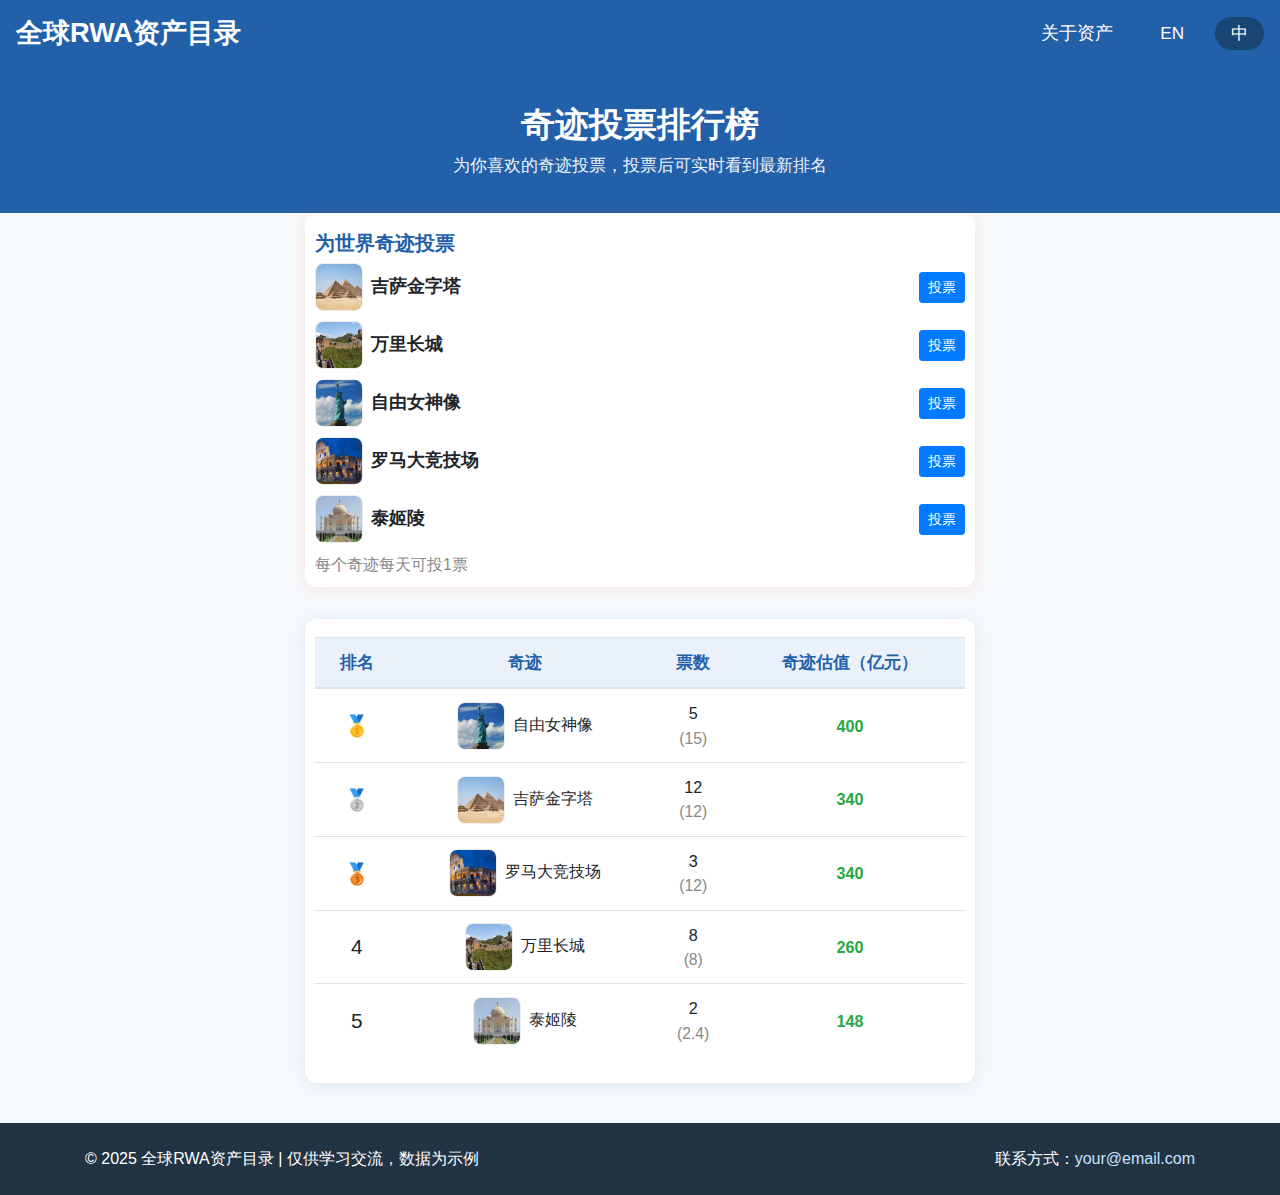
<file: game.html>
<!DOCTYPE html>
<html lang="zh">
<head>
  <meta charset="UTF-8">
  <title>奇迹投票排行榜</title>
  <meta name="viewport" content="width=device-width, initial-scale=1">
  <link rel="icon" type="image/png" href="f.png">
  <link rel="stylesheet" href="https://cdn.jsdelivr.net/npm/bootstrap@4.6.2/dist/css/bootstrap.min.css"/>
  <style>
    body { font-family: 'Segoe UI', Arial, sans-serif; background: #f7fafc; }
    .navbar { background: #2260a9; color: #fff; }
    .navbar-brand { color: #fff !important; font-size: 1.7rem; font-weight: bold; }
    .nav-link, .lang-btn { color: #fff !important; font-size: 1.1rem; }
    .lang-btn { background: #2260a9; border:none; margin-left: 15px; outline:none; font-size: 1.07rem; border-radius: 19px; padding: 4px 16px; transition: background .2s;}
    .lang-btn.active, .lang-btn:hover { background: #184574; color: #fff;}
    .miracle-rank-header { background: #2260a9; color: #fff; padding: 38px 0 18px 0; text-align: center; }
    .miracle-rank-header h1 { font-size: 2.1rem; font-weight: 700; }
    .miracle-rank-header p { font-size: 1.08rem; opacity: .92; }
    .miracle-table-wrap { background: #fff; border-radius: 12px; box-shadow: 0 2px 18px #2260a922; margin: 32px auto 18px auto; max-width: 700px; padding: 18px 10px 10px 10px; }
    .miracle-table th, .miracle-table td { vertical-align: middle; text-align: center; }
    .miracle-table th { background: #eaf1fa; color: #2260a9; font-size: 1.08rem; }
    .miracle-table td { font-size: 1.01rem; }
    .miracle-img { width: 48px; height: 48px; object-fit: cover; border-radius: 8px; border: 1px solid #eee; }
    .rank-medal { font-size: 1.3rem; }
    .miracle-valuation { font-weight: 600; color: #28a745; }
    .footer { background:#234; color:#fff; padding:24px 0; margin-top:40px;}
    .footer a { color:#c7e3ff;}
    @media (max-width: 900px) {
      .miracle-table-wrap { max-width: 99vw; }
      .miracle-table th, .miracle-table td { font-size: .97rem; }
      .navbar .ml-auto { margin-left: 0 !important;}
    }
  </style>
</head>
<body>
  <nav class="navbar navbar-expand-lg">
    <a class="navbar-brand" id="nav_title" href="index.html">Global RWA Asset Directory</a>
    <div class="ml-auto d-flex align-items-center">
      <a class="nav-link d-inline" id="nav_about" href="about.html">About RWA</a>
      <button class="lang-btn active" id="btn-en" onclick="switchLang('en')">EN</button>
      <button class="lang-btn" id="btn-zh" onclick="switchLang('zh')">中</button>
    </div>
  </nav>
  <div class="miracle-rank-header">
    <h1 id="page_title">奇迹投票排行榜</h1>
    <p id="page_desc">为你喜欢的奇迹投票，投票后可实时看到最新排名</p>
  </div>
  <div class="container" style="max-width:700px; margin: 0 auto 24px auto;">
    <div id="vote-section" style="background:#fff; border-radius:12px; box-shadow:0 2px 18px #e74c3c22; padding:18px 10px 10px 10px; margin-bottom:24px;">
  <h5 id="vote_title" style="color:#2260a9; font-weight:700;">为世界奇迹投票</h5>
      <div id="miracle-vote-list"></div>
  <div id="vote_tip" style="color:#888; font-size:0.98rem; margin-top:8px;">每个奇迹每天可投1票</div>
    </div>
    <div class="miracle-table-wrap">
      <table class="table miracle-table">
        <thead>
          <tr>
            <th id="th_rank">排名</th>
            <th id="th_miracle">奇迹</th>
            <th id="th_votes">票数</th>
            <th id="th_valuation">奇迹估值（亿元）</th>
          </tr>
        </thead>
        <tbody id="miracle-rank-tbody">
          <!-- JS填充 -->
        </tbody>
      </table>
    </div>
  </div>
  <div class="footer">
    <div class="container">
      <div class="row">
        <div class="col-md-7">
          <span id="footer_text">© 2025 Global RWA Asset Directory | Demo data for learning only</span>
        </div>
        <div class="col-md-5 text-right">
          <span id="footer_contact">Contact: <a href="mailto:your@email.com">your@email.com</a></span>
        </div>
      </div>
    </div>
  </div>
  <script>
    // 多语言数据
    const langData = {
      en: {
        nav_title: "Global RWA Asset Directory",
        nav_about: "About RWA",
        page_title: "Miracle Voting Ranking",
        page_desc: "Vote for your favorite wonder and see the latest ranking instantly.",
        vote_title: "Vote for World Wonders",
        vote_tip: "You can vote for each wonder once per day",
        th_rank: "Rank",
        th_miracle: "Wonder",
        th_votes: "Votes",
        th_valuation: "Valuation (100M CNY)",
        btn_vote: "Vote",
        btn_voted: "Voted",
        footer_text: "© 2025 | The prediction results are for reference only and are not endorsed.",
        footer_contact: 'Contact: <a href="mailto:holyspiritgodsky@gmail.com">holyspiritgodsky@gmail.com</a>',
      },
      zh: {
        nav_title: "全球RWA资产目录",
        nav_about: "关于资产",
        page_title: "奇迹投票排行榜",
        page_desc: "为你喜欢的奇迹投票，投票后可实时看到最新排名",
        vote_title: "为世界奇迹投票",
        vote_tip: "每个奇迹每天可投1票",
        th_rank: "排名",
        th_miracle: "奇迹",
        th_votes: "票数",
        th_valuation: "奇迹估值（亿元）",
        btn_vote: "投票",
        btn_voted: "已投票",
        footer_text: "© 2025 全球RWA资产目录 | 仅供学习交流，数据为示例",
        footer_contact: '联系方式：<a href="mailto:your@email.com">your@email.com</a>',
      }
    };
    function switchLang(lang) {
      document.getElementById("btn-en").classList.toggle("active", lang === "en");
      document.getElementById("btn-zh").classList.toggle("active", lang === "zh");
      for (const key in langData[lang]) {
        const el = document.getElementById(key);
        if (el) {
          if (key === "footer_contact") el.innerHTML = langData[lang][key];
          else el.textContent = langData[lang][key];
        }
      }
      // 投票按钮多语言
      renderVoteSection(lang);
      renderRank(lang);
      document.documentElement.lang = lang;
      localStorage.setItem('miracle_lang', lang);
    }
    // 记忆语言
    let userLang = localStorage.getItem('miracle_lang') || 'zh';
    // ...existing code...
    // 奇迹列表
    const MIRACLES = [
      { id: 1, name: '吉萨金字塔', img: 'images/pyramid.png', weight: 1 },
      { id: 2, name: '万里长城', img: 'images/greatwall.png', weight: 1 },
      { id: 3, name: '自由女神像', img: 'images/statueofliberty.png', weight: 3 },
      { id: 4, name: '罗马大竞技场', img: 'images/colosseum.png', weight: 4 },
      { id: 5, name: '泰姬陵', img: 'images/tajmahal.png', weight: 1.2 }
    ];
    // 初始票数
  // 强制重置票数（调试用，正式可移除）
  localStorage.removeItem('miracle_votes_v1');
  localStorage.removeItem('miracle_vote_date_v1');
  const defaultVotes = [12, 8, 5, 3, 2];
    // 本地存储key
    const VOTE_KEY = 'miracle_votes_v1';
    const VOTE_DATE_KEY = 'miracle_vote_date_v1';
    // 获取票数
    function getVotes() {
      let votes = localStorage.getItem(VOTE_KEY);
      if (votes) {
        try { votes = JSON.parse(votes); } catch { votes = defaultVotes.slice(); }
        if (!Array.isArray(votes) || votes.length !== MIRACLES.length) votes = defaultVotes.slice();
      } else {
        votes = defaultVotes.slice();
      }
      return votes;
    }
    // 保存票数
    function setVotes(votes) {
      localStorage.setItem(VOTE_KEY, JSON.stringify(votes));
    }
    // 获取今日投票记录
    function getTodayVote() {
      let rec = localStorage.getItem(VOTE_DATE_KEY);
      if (rec) {
        try { rec = JSON.parse(rec); } catch { rec = {}; }
      } else {
        rec = {};
      }
      // 清理非今日
      const today = new Date().toISOString().slice(0,10);
      if (rec.date !== today) return { date: today, voted: [] };
      return rec;
    }
    // 保存今日投票记录
    function setTodayVote(rec) {
      localStorage.setItem(VOTE_DATE_KEY, JSON.stringify(rec));
    }
    // 渲染投票区
    function renderVoteSection(lang = userLang) {
      const voteList = document.getElementById('miracle-vote-list');
      voteList.innerHTML = '';
      const todayRec = getTodayVote();
      MIRACLES.forEach((m, idx) => {
        const voted = todayRec.voted && todayRec.voted.includes(m.id);
        voteList.innerHTML += `
          <div style="display:flex;align-items:center;justify-content:space-between;margin-bottom:10px;">
            <div style="display:flex;align-items:center;">
              <img src="${m.img}" class="miracle-img mr-2" alt="${m.name}">
              <span style="font-size:1.13rem;font-weight:600;">${m.name}</span>
            </div>
            <button class="btn btn-sm btn-primary" id="vote_btn_${m.id}" ${voted?'disabled':''}>${voted?langData[lang].btn_voted:langData[lang].btn_vote}</button>
          </div>
        `;
      });
      // 绑定事件
      MIRACLES.forEach((m, idx) => {
        const btn = document.getElementById('vote_btn_'+m.id);
        if (btn && !btn.disabled) {
          btn.onclick = function() {
            let votes = getVotes();
            votes[idx]++;
            setVotes(votes);
            // 记录今日投票
            let rec = getTodayVote();
            if (!rec.voted) rec.voted = [];
            rec.date = new Date().toISOString().slice(0,10);
            rec.voted.push(m.id);
            setTodayVote(rec);
            renderVoteSection(lang);
            renderRank(lang);
          };
        }
      });
    }
    // 估值分配（票数越多估值越高，递增）
    // 设定：估值 = 100 + 票数 * 20（可调整）
    function getValuationByVotes(votes) {
      return (100 + votes * 20);
    }
    // 渲染排行榜
    function renderRank(lang = userLang) {
      const votes = getVotes();
      // 计算加权票数
      const miracleRank = MIRACLES.map((m, i) => {
        const weightedVotes = votes[i] * m.weight;
        return { ...m, votes: votes[i], weightedVotes };
      })
        .sort((a, b) => b.weightedVotes - a.weightedVotes)
        .map((m, idx, arr) => ({ ...m, rank: idx + 1, valuation: getValuationByVotes(m.weightedVotes) }));
      const tbody = document.getElementById('miracle-rank-tbody');
      tbody.innerHTML = '';
      miracleRank.forEach(m => {
        const medal = m.rank === 1 ? '🥇' : m.rank === 2 ? '🥈' : m.rank === 3 ? '🥉' : m.rank;
        tbody.innerHTML += `
          <tr>
            <td><span class="rank-medal">${medal}</span></td>
            <td><img src="${m.img}" class="miracle-img mr-2" alt="${m.name}">${m.name}</td>
            <td>${m.votes.toLocaleString()}<br><span style="color:#888;font-size:0.97em;">(${m.weightedVotes.toLocaleString(undefined,{maximumFractionDigits:1})})</span></td>
            <td class="miracle-valuation">${m.valuation.toLocaleString()}</td>
          </tr>
        `;
      });
    }
    // 初始化
    renderVoteSection(userLang);
    renderRank(userLang);
    switchLang(userLang);
  </script>
</body>
</html>
</file>
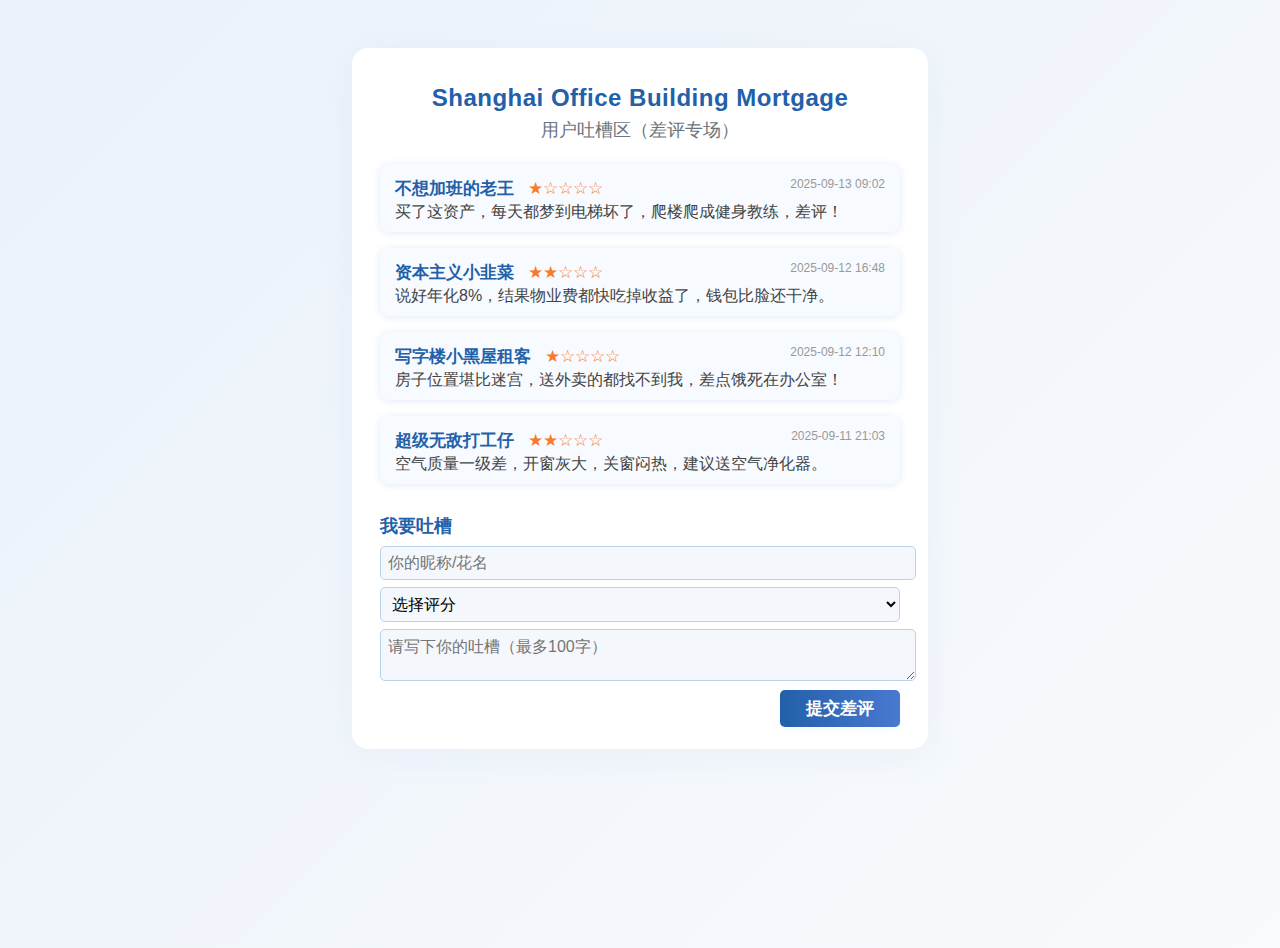
<file: review.html>
<!DOCTYPE html>
<html lang="en">
<head>
  <meta charset="UTF-8">
  <title>Asset Review - Shanghai Office Building Mortgage</title>
  <meta name="viewport" content="width=device-width, initial-scale=1">
  <style>
    body {
      background: linear-gradient(135deg, #eaf1fa 0%, #f8fafc 100%);
      font-family: 'Segoe UI', Arial, sans-serif;
      margin: 0;
      padding: 0;
      min-height: 100vh;
    }
    .main-container {
      max-width: 520px;
      margin: 48px auto 0 auto;
      background: #fff;
      border-radius: 16px;
      box-shadow: 0 6px 32px #c5d5ed33;
      padding: 36px 28px 22px 28px;
    }
    .asset-title {
      font-size: 1.5rem;
      color: #2260a9;
      font-weight: 800;
      margin-bottom: 6px;
      text-align: center;
      letter-spacing: 0.5px;
    }
    .asset-subtitle {
      font-size: 1.1rem;
      color: #6c757d;
      text-align: center;
      margin-bottom: 22px;
    }
    .reviews-section {
      margin-bottom: 30px;
    }
    .review-card {
      background: #f7fafe;
      border-radius: 9px;
      box-shadow: 0 1px 8px #e1e9f7;
      margin-bottom: 16px;
      padding: 13px 15px 9px 15px;
      position: relative;
    }
    .review-user {
      font-weight: bold;
      color: #2260a9;
      margin-right: 10px;
      font-size: 1.07rem;
    }
    .review-rating {
      color: #fa7a2c;
      font-size: 1.08rem;
      margin-right: 6px;
    }
    .review-time {
      color: #999;
      font-size: 12px;
      float: right;
    }
    .review-text {
      margin-top: 2px;
      font-size: 1rem;
      color: #444;
    }
    .review-form-title {
      font-size: 1.12rem;
      font-weight: 600;
      margin-bottom: 5px;
      color: #2260a9;
    }
    .review-form {
      margin-top: 8px;
      display: flex;
      flex-direction: column;
      gap: 7px;
    }
    .review-form input, .review-form textarea, .review-form select {
      border-radius: 5px;
      border: 1px solid #b9d2ec;
      padding: 7px;
      font-size: 1rem;
      font-family: inherit;
      outline: none;
      background: #f4f8fc;
      width: 100%;
      transition: border .2s;
    }
    .review-form input:focus, .review-form textarea:focus, .review-form select:focus {
      border-color: #2260a9;
    }
    .review-form textarea {
      resize: vertical;
      min-height: 32px;
      max-height: 90px;
    }
    .review-form button {
      align-self: flex-end;
      background: linear-gradient(90deg, #2260a9 0%, #4979d1 100%);
      color: #fff;
      border: none;
      border-radius: 5px;
      padding: 7px 26px;
      font-size: 1.06rem;
      font-weight: 600;
      cursor: pointer;
      margin-top: 2px;
      box-shadow: 0 2px 10px #bdd3f822;
      transition: background .2s;
    }
    .review-form button:hover {
      background: linear-gradient(90deg, #19538d 0%, #305e9b 100%);
    }
    .empty-reviews {
      text-align: center;
      color: #bbb;
      font-size: 1.01rem;
      margin-bottom: 16px;
    }
    @media (max-width: 600px) {
      .main-container { padding: 16px 2vw; }
    }
  </style>
</head>
<body>
  <div class="main-container">
    <div class="asset-title">Shanghai Office Building Mortgage</div>
    <div class="asset-subtitle">用户吐槽区（差评专场）</div>
    <div class="reviews-section" id="reviews"></div>
    <div class="review-form-title">我要吐槽</div>
    <form class="review-form" onsubmit="return submitReview(this)">
      <input name="user" type="text" maxlength="16" placeholder="你的昵称/花名" required>
      <select name="rating" required>
        <option value="">选择评分</option>
        <option value="1">★☆☆☆☆ (1分)</option>
        <option value="2">★★☆☆☆ (2分)</option>
        <option value="3">★★★☆☆ (3分)</option>
      </select>
      <textarea name="text" maxlength="100" required placeholder="请写下你的吐槽（最多100字）"></textarea>
      <button type="submit">提交差评</button>
    </form>
  </div>
  <script>
    // 预置的搞笑差评
    const presetReviews = [
      {
        user: "不想加班的老王",
        rating: 1,
        text: "买了这资产，每天都梦到电梯坏了，爬楼爬成健身教练，差评！",
        time: "2025-09-13 09:02"
      },
      {
        user: "资本主义小韭菜",
        rating: 2,
        text: "说好年化8%，结果物业费都快吃掉收益了，钱包比脸还干净。",
        time: "2025-09-12 16:48"
      },
      {
        user: "写字楼小黑屋租客",
        rating: 1,
        text: "房子位置堪比迷宫，送外卖的都找不到我，差点饿死在办公室！",
        time: "2025-09-12 12:10"
      },
      {
        user: "超级无敌打工仔",
        rating: 2,
        text: "空气质量一级差，开窗灰大，关窗闷热，建议送空气净化器。",
        time: "2025-09-11 21:03"
      }
    ];

    const STORAGE_KEY = "rwa_asset_review_shanghai_office";

    // 读取本地+预置评论
    function loadReviews() {
      let fromLocal = [];
      try {
        fromLocal = JSON.parse(localStorage.getItem(STORAGE_KEY) || "[]");
      } catch(e){}
      // 最新的排前面
      return fromLocal.concat(presetReviews);
    }

    // 保存评论到本地
    function saveReview(newReview) {
      let old = [];
      try{ old = JSON.parse(localStorage.getItem(STORAGE_KEY) || "[]"); }catch(e){}
      old.unshift(newReview); // 新的在前
      localStorage.setItem(STORAGE_KEY, JSON.stringify(old.slice(0, 10))); // 只保留最新10条用户评论
    }

    // 渲染评论
    function renderReviews() {
      const reviews = loadReviews();
      const reviewsDiv = document.getElementById('reviews');
      if (!reviews.length) {
        reviewsDiv.innerHTML = `<div class="empty-reviews">还没有差评，快来做第一个吐槽的人！</div>`;
        return;
      }
      reviewsDiv.innerHTML = reviews.map(r => `
        <div class="review-card">
          <span class="review-user">${escapeHTML(r.user)}</span>
          <span class="review-rating">${"★".repeat(r.rating)}${"☆".repeat(5 - r.rating)}</span>
          <span class="review-time">${r.time}</span>
          <div class="review-text">${escapeHTML(r.text)}</div>
        </div>
      `).join("");
    }

    // 提交评论
    function submitReview(form) {
      const user = form.user.value.trim().slice(0,16);
      const rating = Number(form.rating.value);
      const text = form.text.value.trim().slice(0,100);
      if(!user || !rating || !text) return false;
      const now = new Date();
      const time = now.getFullYear() + "-" +
        ("0" + (now.getMonth()+1)).slice(-2) + "-" +
        ("0" + now.getDate()).slice(-2) + " " +
        ("0" + now.getHours()).slice(-2) + ":" +
        ("0" + now.getMinutes()).slice(-2);
      saveReview({ user, rating, text, time });
      form.reset();
      renderReviews();
      return false; // 阻止页面刷新
    }

    // 简易HTML转义
    function escapeHTML(str) {
      return str.replace(/[<>"'&]/g, s => ({
        '<':'&lt;','>':'&gt;','"':'&quot;',"'":'&#39;','&':'&amp;'
      }[s]));
    }

    renderReviews();
  </script>
</body>
</html>
</file>
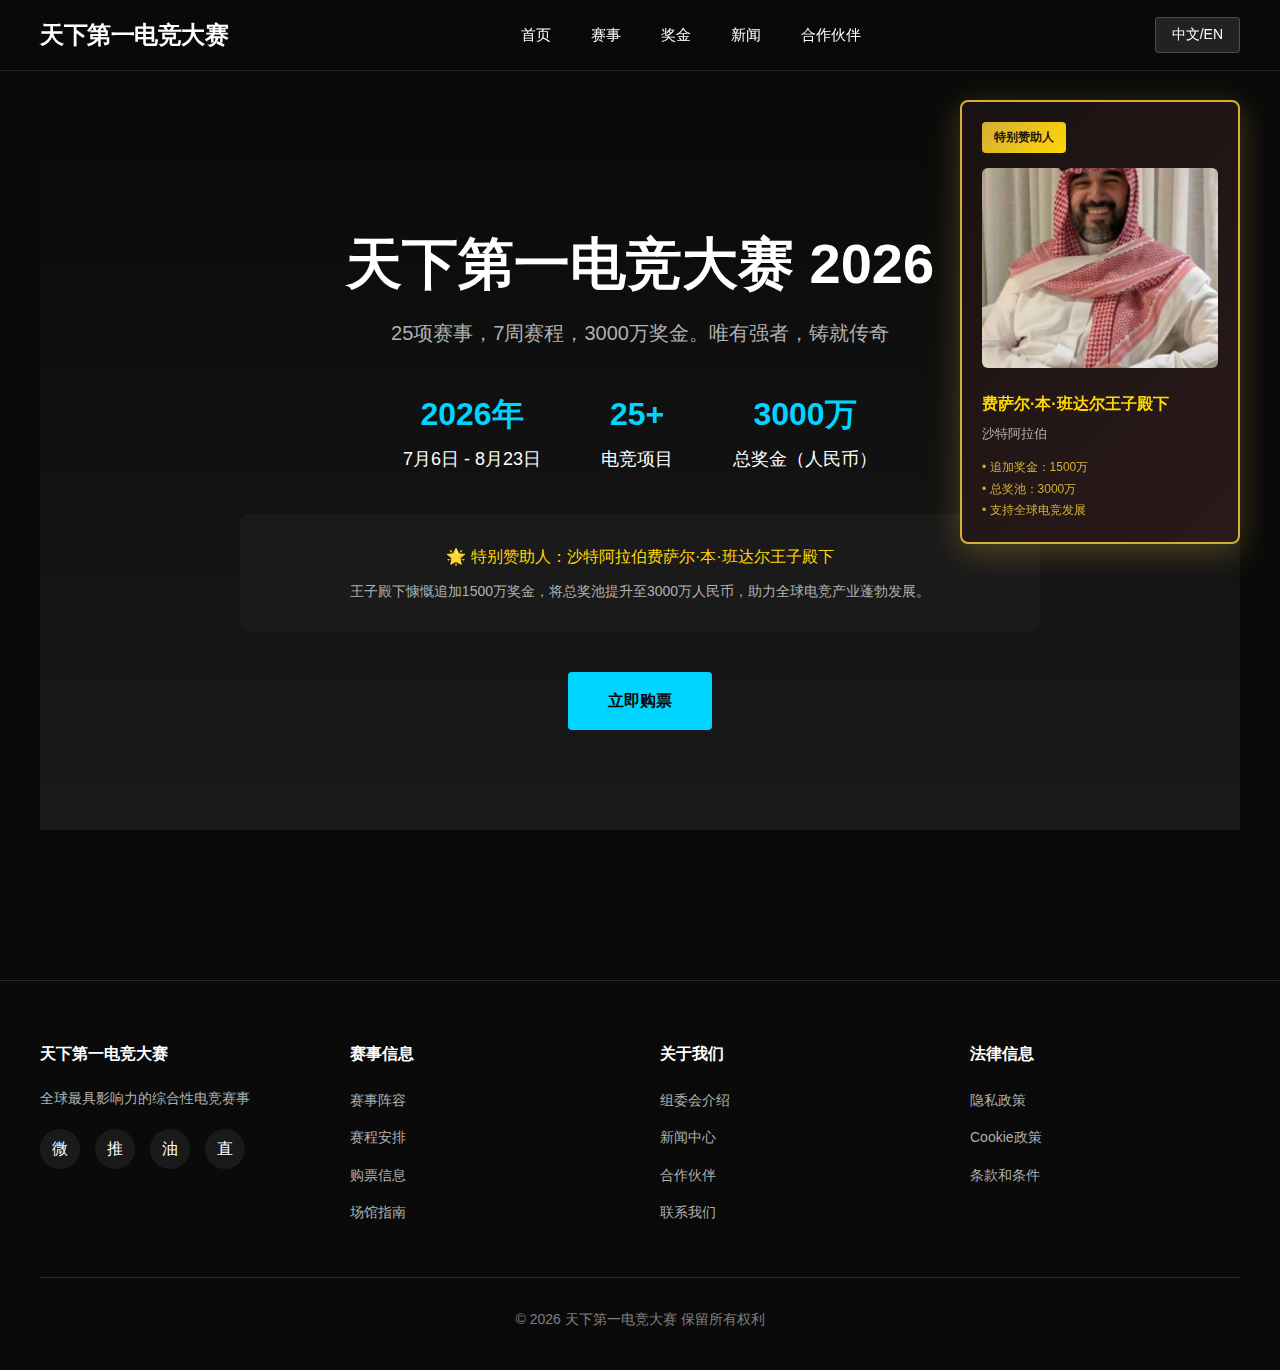
<file: win-new.html>
<!DOCTYPE html>
<html lang="zh">
<head>
    <meta charset="UTF-8">
    <meta name="viewport" content="width=device-width, initial-scale=1.0">
    <title>天下第一电竞大赛 2026</title>
    <style>
        * {
            margin: 0;
            padding: 0;
            box-sizing: border-box;
        }
        
        body {
            font-family: -apple-system, BlinkMacSystemFont, 'Segoe UI', 'Microsoft YaHei', sans-serif;
            background: #0a0a0a;
            color: #ffffff;
            line-height: 1.6;
        }

        /* Header & Navigation */
        header {
            position: fixed;
            top: 0;
            left: 0;
            right: 0;
            background: rgba(10, 10, 10, 0.95);
            backdrop-filter: blur(10px);
            border-bottom: 1px solid rgba(255, 255, 255, 0.1);
            z-index: 1000;
            padding: 0 40px;
        }

        nav {
            display: flex;
            align-items: center;
            justify-content: space-between;
            height: 70px;
            max-width: 1400px;
            margin: 0 auto;
        }

        .logo {
            font-size: 24px;
            font-weight: 700;
            letter-spacing: -0.5px;
            color: #ffffff;
        }

        .nav-links {
            display: flex;
            gap: 40px;
            list-style: none;
        }

        .nav-links a {
            color: #ffffff;
            text-decoration: none;
            font-size: 15px;
            font-weight: 500;
            transition: color 0.3s;
            cursor: pointer;
        }

        .nav-links a:hover {
            color: #00d4ff;
        }

        .lang-btn {
            background: rgba(255, 255, 255, 0.1);
            border: 1px solid rgba(255, 255, 255, 0.2);
            color: #ffffff;
            padding: 8px 16px;
            border-radius: 4px;
            cursor: pointer;
            font-size: 14px;
            transition: all 0.3s;
        }

        .lang-btn:hover {
            background: rgba(255, 255, 255, 0.2);
        }

        /* Main Content */
        main {
            padding-top: 70px;
        }

        section {
            display: none;
            min-height: calc(100vh - 70px);
            padding: 60px 40px;
        }

        section.active {
            display: block;
        }

        .container {
            max-width: 1400px;
            margin: 0 auto;
        }

        /* Hero Section */
        .hero {
            text-align: center;
            padding: 100px 0;
            background: linear-gradient(180deg, #0a0a0a 0%, #1a1a1a 100%);
        }

        .hero-logo {
            width: 300px;
            margin: 0 auto 40px;
        }

        .hero h1 {
            font-size: 56px;
            font-weight: 800;
            margin-bottom: 20px;
            line-height: 1.2;
        }

        .hero-subtitle {
            font-size: 20px;
            color: #b0b0b0;
            margin-bottom: 40px;
        }

        .hero-info {
            display: flex;
            justify-content: center;
            gap: 60px;
            margin-bottom: 40px;
            font-size: 18px;
        }

        .hero-info div {
            text-align: center;
        }

        .hero-info strong {
            display: block;
            font-size: 32px;
            color: #00d4ff;
            margin-bottom: 5px;
        }

        .cta-button {
            background: #00d4ff;
            color: #0a0a0a;
            padding: 16px 40px;
            font-size: 16px;
            font-weight: 700;
            border: none;
            border-radius: 4px;
            cursor: pointer;
            transition: all 0.3s;
            display: inline-block;
            text-decoration: none;
        }

        .cta-button:hover {
            background: #00b8e6;
            transform: translateY(-2px);
        }

        /* VIP Sponsor */
        .vip-sponsor {
            position: fixed;
            right: 40px;
            top: 100px;
            width: 280px;
            background: linear-gradient(135deg, #1a1212 0%, #2a1a1a 100%);
            border: 2px solid #d4af37;
            border-radius: 8px;
            padding: 20px;
            box-shadow: 0 8px 32px rgba(212, 175, 55, 0.3);
            z-index: 999;
        }

        .vip-sponsor-badge {
            background: linear-gradient(135deg, #d4af37 0%, #ffd700 100%);
            color: #1a1212;
            padding: 6px 12px;
            border-radius: 4px;
            font-size: 12px;
            font-weight: 700;
            display: inline-block;
            margin-bottom: 15px;
        }

        .vip-sponsor-photo {
            width: 100%;
            height: 200px;
            object-fit: cover;
            border-radius: 6px;
            margin-bottom: 15px;
            background: #2a1a1a;
        }

        .vip-sponsor-name {
            font-size: 16px;
            font-weight: 700;
            color: #ffd700;
            margin-bottom: 8px;
        }

        .vip-sponsor-title {
            font-size: 13px;
            color: #b0b0b0;
            margin-bottom: 12px;
        }

        .vip-sponsor-detail {
            font-size: 12px;
            color: #d4af37;
            line-height: 1.8;
        }

        /* Section Headers */
        .section-header {
            text-align: center;
            margin-bottom: 60px;
        }

        .section-header h2 {
            font-size: 42px;
            font-weight: 800;
            margin-bottom: 15px;
        }

        .section-header p {
            font-size: 18px;
            color: #b0b0b0;
        }

        /* Prize Pool Grid */
        .prize-grid {
            display: grid;
            grid-template-columns: repeat(auto-fit, minmax(300px, 1fr));
            gap: 30px;
            margin-top: 40px;
        }

        .prize-card {
            background: #1a1a1a;
            border: 1px solid #2a2a2a;
            border-radius: 8px;
            padding: 30px;
            transition: all 0.3s;
        }

        .prize-card:hover {
            border-color: #00d4ff;
            transform: translateY(-5px);
        }

        .prize-rank {
            font-size: 14px;
            color: #00d4ff;
            font-weight: 600;
            margin-bottom: 10px;
        }

        .prize-amount {
            font-size: 36px;
            font-weight: 800;
            margin-bottom: 10px;
        }

        .prize-desc {
            font-size: 14px;
            color: #b0b0b0;
        }

        /* Games Grid */
        .games-grid {
            display: grid;
            grid-template-columns: repeat(auto-fill, minmax(250px, 1fr));
            gap: 25px;
        }

        .game-card {
            background: #1a1a1a;
            border-radius: 8px;
            overflow: hidden;
            transition: all 0.3s;
            cursor: pointer;
        }

        .game-card:hover {
            transform: translateY(-8px);
            box-shadow: 0 12px 40px rgba(0, 212, 255, 0.2);
        }

        .game-image {
            width: 100%;
            height: 180px;
            background: linear-gradient(135deg, #1a1a1a, #2a2a2a);
            display: flex;
            align-items: center;
            justify-content: center;
            font-size: 48px;
        }

        .game-info {
            padding: 20px;
        }

        .game-title {
            font-size: 18px;
            font-weight: 700;
            margin-bottom: 8px;
        }

        .game-prize {
            color: #00d4ff;
            font-size: 14px;
            font-weight: 600;
        }

        /* News Grid */
        .news-grid {
            display: grid;
            grid-template-columns: repeat(auto-fill, minmax(350px, 1fr));
            gap: 30px;
        }

        .news-card {
            background: #1a1a1a;
            border-radius: 8px;
            overflow: hidden;
            transition: all 0.3s;
        }

        .news-card:hover {
            transform: translateY(-5px);
        }

        .news-image {
            width: 100%;
            height: 200px;
            background: linear-gradient(135deg, #1a1a1a, #2a2a2a);
        }

        .news-content {
            padding: 25px;
        }

        .news-date {
            color: #00d4ff;
            font-size: 13px;
            font-weight: 600;
            margin-bottom: 12px;
        }

        .news-title {
            font-size: 20px;
            font-weight: 700;
            margin-bottom: 12px;
            line-height: 1.4;
        }

        .news-excerpt {
            color: #b0b0b0;
            font-size: 15px;
            line-height: 1.6;
        }

        /* Teams/Sponsors Grid */
        .logo-grid {
            display: grid;
            grid-template-columns: repeat(auto-fill, minmax(200px, 1fr));
            gap: 30px;
            margin-top: 40px;
        }

        .logo-card {
            background: #1a1a1a;
            border: 1px solid #2a2a2a;
            border-radius: 8px;
            padding: 40px;
            display: flex;
            align-items: center;
            justify-content: center;
            transition: all 0.3s;
            height: 150px;
        }

        .logo-card:hover {
            border-color: #00d4ff;
            background: #2a2a2a;
        }

        .logo-card img {
            max-width: 100%;
            max-height: 80px;
            filter: grayscale(1) brightness(2);
            transition: filter 0.3s;
        }

        .logo-card:hover img {
            filter: grayscale(0) brightness(1);
        }

        /* Footer */
        footer {
            background: #0a0a0a;
            border-top: 1px solid #2a2a2a;
            padding: 60px 40px 40px;
            margin-top: 80px;
        }

        .footer-content {
            max-width: 1400px;
            margin: 0 auto;
            display: grid;
            grid-template-columns: repeat(auto-fit, minmax(250px, 1fr));
            gap: 40px;
            margin-bottom: 40px;
        }

        .footer-section h3 {
            font-size: 16px;
            font-weight: 700;
            margin-bottom: 20px;
        }

        .footer-links {
            list-style: none;
        }

        .footer-links li {
            margin-bottom: 12px;
        }

        .footer-links a {
            color: #b0b0b0;
            text-decoration: none;
            font-size: 14px;
            transition: color 0.3s;
        }

        .footer-links a:hover {
            color: #00d4ff;
        }

        .social-links {
            display: flex;
            gap: 15px;
        }

        .social-links a {
            width: 40px;
            height: 40px;
            background: #1a1a1a;
            border-radius: 50%;
            display: flex;
            align-items: center;
            justify-content: center;
            color: #ffffff;
            text-decoration: none;
            transition: all 0.3s;
        }

        .social-links a:hover {
            background: #00d4ff;
            color: #0a0a0a;
        }

        .footer-bottom {
            text-align: center;
            padding-top: 30px;
            border-top: 1px solid #2a2a2a;
            color: #808080;
            font-size: 14px;
        }

        /* Mobile Responsive */
        @media (max-width: 768px) {
            header {
                padding: 0 20px;
            }

            .nav-links {
                gap: 20px;
                font-size: 14px;
            }

            .hero h1 {
                font-size: 36px;
            }

            .hero-info {
                flex-direction: column;
                gap: 30px;
            }

            section {
                padding: 40px 20px;
            }

            .section-header h2 {
                font-size: 32px;
            }

            .vip-sponsor {
                position: static;
                width: 100%;
                margin: 20px 0;
            }

            .vip-sponsor-photo {
                width: 100%;
                height: auto;
                max-height: none;
                object-fit: contain;
            }

            .prize-grid,
            .games-grid,
            .news-grid,
            .logo-grid {
                grid-template-columns: 1fr;
            }
        }
    </style>
</head>
<body>
    <!-- Navigation -->
    <header>
        <nav>
            <div class="logo">天下第一电竞大赛</div>
            <ul class="nav-links">
                <li><a onclick="showSection('home')">首页</a></li>
                <li><a onclick="showSection('games')">赛事</a></li>
                <li><a onclick="showSection('prizes')">奖金</a></li>
                <li><a onclick="showSection('news')">新闻</a></li>
                <li><a onclick="showSection('sponsors')">合作伙伴</a></li>
            </ul>
            <button class="lang-btn" onclick="toggleLanguage()">中文/EN</button>
        </nav>
    </header>

    <!-- VIP Sponsor Card -->
    <div class="vip-sponsor">
        <div class="vip-sponsor-badge">特别赞助人</div>
        <img src="images/vip-sponsor.jpg" alt="VIP Sponsor" class="vip-sponsor-photo">
        <div class="vip-sponsor-name">费萨尔·本·班达尔王子殿下</div>
        <div class="vip-sponsor-title">沙特阿拉伯</div>
        <div class="vip-sponsor-detail">
            • 追加奖金：1500万<br>
            • 总奖池：3000万<br>
            • 支持全球电竞发展
        </div>
    </div>

    <main>
        <!-- Home Section -->
        <section id="home" class="active">
            <div class="hero">
                <div class="container">
                    <h1>天下第一电竞大赛 2026</h1>
                    <p class="hero-subtitle">25项赛事，7周赛程，3000万奖金。唯有强者，铸就传奇</p>
                    
                    <div class="hero-info">
                        <div>
                            <strong>2026年</strong>
                            <span>7月6日 - 8月23日</span>
                        </div>
                        <div>
                            <strong>25+</strong>
                            <span>电竞项目</span>
                        </div>
                        <div>
                            <strong>3000万</strong>
                            <span>总奖金（人民币）</span>
                        </div>
                    </div>

                    <div style="background: #1a1a1a; padding: 30px; border-radius: 8px; max-width: 800px; margin: 40px auto 0;">
                        <p style="color: #ffd700; font-size: 16px; margin-bottom: 10px;">
                            🌟 特别赞助人：沙特阿拉伯费萨尔·本·班达尔王子殿下
                        </p>
                        <p style="color: #b0b0b0; font-size: 14px;">
                            王子殿下慷慨追加1500万奖金，将总奖池提升至3000万人民币，助力全球电竞产业蓬勃发展。
                        </p>
                    </div>

                    <div style="margin-top: 40px;">
                        <a href="#" class="cta-button">立即购票</a>
                    </div>
                </div>
            </div>
        </section>

        <!-- Games Section -->
        <section id="games">
            <div class="container">
                <div class="section-header">
                    <h2>2026年主要赛事项目</h2>
                    <p>两大全球顶级电竞项目，汇聚最强战队</p>
                </div>

                <div style="display: grid; grid-template-columns: repeat(auto-fit, minmax(500px, 1fr)); gap: 40px; margin-top: 40px;">
                    <!-- 英雄联盟 -->
                    <div style="background: linear-gradient(135deg, rgba(0,212,255,0.1) 0%, rgba(0,150,255,0.05) 100%); border: 2px solid #00d4ff; padding: 40px; border-radius: 12px; transition: all 0.3s;">
                        <div style="display: flex; align-items: center; gap: 20px; margin-bottom: 25px;">
                            <div style="font-size: 64px;">🏆</div>
                            <div>
                                <h3 style="font-size: 32px; color: #00d4ff; margin-bottom: 8px; font-weight: 800;">英雄联盟</h3>
                                <p style="font-size: 16px; color: #00d4ff; font-weight: 600;">League of Legends</p>
                            </div>
                        </div>
                        
                        <div style="background: rgba(0,0,0,0.3); padding: 20px; border-radius: 8px; margin-bottom: 20px;">
                            <div style="display: grid; grid-template-columns: 1fr 1fr; gap: 15px; font-size: 14px; color: #ffffff;">
                                <div>
                                    <div style="color: #00d4ff; margin-bottom: 5px; font-weight: 600;">🎯 参赛队伍</div>
                                    <div style="font-size: 16px; font-weight: 700;">16 支战队</div>
                                </div>
                                <div>
                                    <div style="color: #00d4ff; margin-bottom: 5px; font-weight: 600;">💰 奖金池</div>
                                    <div style="font-size: 16px; font-weight: 700; color: #ffd700;">1500 万</div>
                                </div>
                                <div>
                                    <div style="color: #00d4ff; margin-bottom: 5px; font-weight: 600;">👥 赛制</div>
                                    <div style="font-size: 16px; font-weight: 700;">5v5 召唤师峡谷</div>
                                </div>
                                <div>
                                    <div style="color: #00d4ff; margin-bottom: 5px; font-weight: 600;">🏅 冠军奖金</div>
                                    <div style="font-size: 16px; font-weight: 700; color: #ffd700;">400 万</div>
                                </div>
                            </div>
                        </div>

                        <div style="color: #b0b0b0; font-size: 15px; line-height: 1.8; margin-bottom: 20px;">
                            <p style="margin-bottom: 12px;">• 全球最受欢迎的MOBA游戏，月活跃玩家超1亿</p>
                            <p style="margin-bottom: 12px;">• 中东地区拥有庞大的玩家基础和职业战队</p>
                            <p style="margin-bottom: 12px;">• 比赛采用国际标准赛制，接轨全球职业联赛</p>
                            <p>• 线上预选赛 → 地区邀请赛 → 利雅得总决赛</p>
                        </div>

                        <div style="background: linear-gradient(135deg, rgba(0,212,255,0.2) 0%, rgba(0,150,255,0.1) 100%); padding: 16px; border-radius: 6px; border-left: 3px solid #00d4ff;">
                            <p style="color: #00d4ff; font-size: 14px; font-weight: 600; margin-bottom: 8px;">赛事亮点</p>
                            <p style="color: #b0b0b0; font-size: 13px; line-height: 1.6;">
                                邀请中东顶尖战队与国际知名战队进行巅峰对决，打造中东最高水平的英雄联盟赛事平台。比赛将在专业级电竞场馆举行，配备最新硬件设备和顶级转播团队。
                            </p>
                        </div>
                    </div>

                    <!-- PUBG -->
                    <div style="background: linear-gradient(135deg, rgba(255,165,0,0.1) 0%, rgba(255,100,0,0.05) 100%); border: 2px solid #ffa500; padding: 40px; border-radius: 12px; transition: all 0.3s;">
                        <div style="display: flex; align-items: center; gap: 20px; margin-bottom: 25px;">
                            <div style="font-size: 64px;">🎯</div>
                            <div>
                                <h3 style="font-size: 32px; color: #ffa500; margin-bottom: 8px; font-weight: 800;">绝地求生</h3>
                                <p style="font-size: 16px; color: #ffa500; font-weight: 600;">PUBG / PUBG MOBILE</p>
                            </div>
                        </div>
                        
                        <div style="background: rgba(0,0,0,0.3); padding: 20px; border-radius: 8px; margin-bottom: 20px;">
                            <div style="display: grid; grid-template-columns: 1fr 1fr; gap: 15px; font-size: 14px; color: #ffffff;">
                                <div>
                                    <div style="color: #ffa500; margin-bottom: 5px; font-weight: 600;">🎯 参赛队伍</div>
                                    <div style="font-size: 16px; font-weight: 700;">16 支战队</div>
                                </div>
                                <div>
                                    <div style="color: #ffa500; margin-bottom: 5px; font-weight: 600;">💰 奖金池</div>
                                    <div style="font-size: 16px; font-weight: 700; color: #ffd700;">1500 万</div>
                                </div>
                                <div>
                                    <div style="color: #ffa500; margin-bottom: 5px; font-weight: 600;">👥 赛制</div>
                                    <div style="font-size: 16px; font-weight: 700;">4人组队模式</div>
                                </div>
                                <div>
                                    <div style="color: #ffa500; margin-bottom: 5px; font-weight: 600;">🏅 冠军奖金</div>
                                    <div style="font-size: 16px; font-weight: 700; color: #ffd700;">400 万</div>
                                </div>
                            </div>
                        </div>

                        <div style="color: #b0b0b0; font-size: 15px; line-height: 1.8; margin-bottom: 20px;">
                            <p style="margin-bottom: 12px;">• 全球最流行的大逃杀类游戏，累计玩家超10亿</p>
                            <p style="margin-bottom: 12px;">• PUBG MOBILE在中东地区拥有超高人气</p>
                            <p style="margin-bottom: 12px;">• PC端与移动端双平台赛事，覆盖更广泛受众</p>
                            <p>• 积分赛制：生存排名+击杀数综合计分</p>
                        </div>

                        <div style="background: linear-gradient(135deg, rgba(255,165,0,0.2) 0%, rgba(255,100,0,0.1) 100%); padding: 16px; border-radius: 6px; border-left: 3px solid #ffa500;">
                            <p style="color: #ffa500; font-size: 14px; font-weight: 600; margin-bottom: 8px;">赛事亮点</p>
                            <p style="color: #b0b0b0; font-size: 13px; line-height: 1.6;">
                                采用国际主流的多场积分赛制，每场比赛充满悬念与刺激。同时开设PC和移动端两个赛道，让更多玩家有机会展示实力。顶级选手的精彩操作和策略博弈将全程直播。
                            </p>
                        </div>
                    </div>
                </div>

                <!-- 赛程安排 -->
                <div style="margin-top: 60px; background: rgba(0,212,255,0.05); border: 1px solid rgba(0,212,255,0.2); padding: 40px; border-radius: 12px;">
                    <h3 style="text-align: center; font-size: 28px; color: #00d4ff; margin-bottom: 30px;">📅 赛程安排</h3>
                    <div style="display: grid; grid-template-columns: repeat(auto-fit, minmax(280px, 1fr)); gap: 25px;">
                        <div style="text-align: center; padding: 20px; background: rgba(0,0,0,0.3); border-radius: 8px;">
                            <div style="font-size: 40px; margin-bottom: 10px;">1️⃣</div>
                            <h4 style="color: #00d4ff; font-size: 18px; margin-bottom: 10px;">校园赛阶段</h4>
                            <p style="color: #b0b0b0; font-size: 14px; line-height: 1.6;">
                                覆盖中东各大高校<br>
                                线上预选+线下分站赛<br>
                                发掘新星战队
                            </p>
                        </div>
                        <div style="text-align: center; padding: 20px; background: rgba(0,0,0,0.3); border-radius: 8px;">
                            <div style="font-size: 40px; margin-bottom: 10px;">2️⃣</div>
                            <h4 style="color: #00d4ff; font-size: 18px; margin-bottom: 10px;">地区邀请赛</h4>
                            <p style="color: #b0b0b0; font-size: 14px; line-height: 1.6;">
                                各国校园冠军集结<br>
                                知名俱乐部参战<br>
                                晋级总决赛名额争夺
                            </p>
                        </div>
                        <div style="text-align: center; padding: 20px; background: rgba(0,0,0,0.3); border-radius: 8px;">
                            <div style="font-size: 40px; margin-bottom: 10px;">3️⃣</div>
                            <h4 style="color: #00d4ff; font-size: 18px; margin-bottom: 10px;">利雅得总决赛</h4>
                            <p style="color: #b0b0b0; font-size: 14px; line-height: 1.6;">
                                16强巅峰对决<br>
                                3000万奖池瓜分<br>
                                全球直播+嘉年华
                            </p>
                        </div>
                    </div>
                </div>
            </div>
        </section>

        <!-- Prizes Section -->
        <section id="prizes">
            <div class="container">
                <div class="section-header">
                    <h2>奖金池详情</h2>
                    <p>总奖金 3000万人民币（约430万美元）</p>
                </div>

                <div class="prize-grid">
                    <div class="prize-card" style="border-color: #ffd700;">
                        <div class="prize-rank">冠军</div>
                        <div class="prize-amount" style="color: #ffd700;">800万</div>
                        <div class="prize-desc">第一名奖金</div>
                    </div>
                    <div class="prize-card">
                        <div class="prize-rank">亚军</div>
                        <div class="prize-amount">400万</div>
                        <div class="prize-desc">第二名奖金</div>
                    </div>
                    <div class="prize-card">
                        <div class="prize-rank">季军</div>
                        <div class="prize-amount">300万</div>
                        <div class="prize-desc">第三名奖金</div>
                    </div>
                    <div class="prize-card">
                        <div class="prize-rank">第4名</div>
                        <div class="prize-amount">200万</div>
                        <div class="prize-desc">第四名奖金</div>
                    </div>
                    <div class="prize-card">
                        <div class="prize-rank">5-8名</div>
                        <div class="prize-amount">150万</div>
                        <div class="prize-desc">每队奖金</div>
                    </div>
                    <div class="prize-card">
                        <div class="prize-rank">9-16名</div>
                        <div class="prize-amount">100万</div>
                        <div class="prize-desc">每队奖金</div>
                    </div>
                </div>

                <div style="background: #1a1a1a; padding: 40px; border-radius: 8px; margin-top: 60px;">
                    <h3 style="font-size: 24px; margin-bottom: 20px;">奖金来源</h3>
                    <div style="display: grid; grid-template-columns: repeat(auto-fit, minmax(250px, 1fr)); gap: 30px;">
                        <div>
                            <div style="font-size: 14px; color: #00d4ff; margin-bottom: 8px;">组委会投入</div>
                            <div style="font-size: 32px; font-weight: 700;">1500万</div>
                        </div>
                        <div>
                            <div style="font-size: 14px; color: #ffd700; margin-bottom: 8px;">王子殿下追加</div>
                            <div style="font-size: 32px; font-weight: 700; color: #ffd700;">+ 1500万</div>
                        </div>
                        <div>
                            <div style="font-size: 14px; color: #00ff00; margin-bottom: 8px;">总奖池</div>
                            <div style="font-size: 32px; font-weight: 700; color: #00ff00;">= 3000万</div>
                        </div>
                    </div>
                </div>
            </div>
        </section>

        <!-- News Section -->
        <section id="news">
            <div class="container">
                <div class="section-header">
                    <h2>最新资讯</h2>
                    <p>赛事动态，即时掌握</p>
                </div>

                <div class="news-grid">
                    <div class="news-card">
                        <div class="news-image"></div>
                        <div class="news-content">
                            <div class="news-date">2026年1月20日</div>
                            <div class="news-title">费萨尔王子宣布追加1500万奖金</div>
                            <div class="news-excerpt">
                                沙特阿拉伯费萨尔·本·班达尔王子殿下正式宣布，将为天下第一电竞大赛追加1500万人民币奖金，使总奖池达到创纪录的3000万。王子表示："电竞是连接全球青年的桥梁，我们致力于推动这项运动的发展。"
                            </div>
                        </div>
                    </div>
                    <div class="news-card">
                        <div class="news-image"></div>
                        <div class="news-content">
                            <div class="news-date">2026年1月15日</div>
                            <div class="news-title">2026赛事阵容全面公布</div>
                            <div class="news-excerpt">
                                天下第一电竞大赛正式公布2026年完整赛事阵容，包括CS2、Dota2、英雄联盟等25项热门电竞项目。赛事将于7月6日开幕，持续至8月23日。
                            </div>
                        </div>
                    </div>
                    <div class="news-card">
                        <div class="news-image"></div>
                        <div class="news-content">
                            <div class="news-date">2026年1月10日</div>
                            <div class="news-title">早鸟票开启预售</div>
                            <div class="news-excerpt">
                                天下第一电竞大赛门票正式开启预售！早鸟票限时优惠，提供周票、日票等多种选择。预计门票将在开赛前售罄，请尽早购买。
                            </div>
                        </div>
                    </div>
                </div>
            </div>
        </section>

        <!-- Sponsors Section -->
        <section id="sponsors">
            <div class="container">
                <div class="section-header">
                    <h2>合作伙伴</h2>
                    <p>感谢以下伙伴的大力支持</p>
                </div>

                <h3 style="font-size: 20px; margin-bottom: 30px; color: #00d4ff;">特别赞助人</h3>
                <div style="background: linear-gradient(135deg, #1a1212 0%, #2a1a1a 100%); border: 2px solid #d4af37; border-radius: 8px; padding: 40px; margin-bottom: 60px; text-align: center;">
                    <div style="font-size: 24px; font-weight: 700; color: #ffd700; margin-bottom: 10px;">
                        费萨尔·本·班达尔王子殿下
                    </div>
                    <div style="color: #b0b0b0; margin-bottom: 20px;">沙特阿拉伯</div>
                    <div style="color: #d4af37; font-size: 16px;">
                        追加1500万奖金 | 总奖池提升至3000万
                    </div>
                </div>

                <h3 style="font-size: 20px; margin-bottom: 30px; color: #00d4ff;">战略合作伙伴</h3>
                <div class="logo-grid">
                    <div class="logo-card">
                        <img src="images/tengxun.png" alt="腾讯">
                    </div>
                    <div class="logo-card">
                        <img src="images/dongpeng.png" alt="东鹏特饮">
                    </div>
                    <div class="logo-card">
                        <img src="images/ea.png" alt="EA">
                    </div>
                    <div class="logo-card">
                        <div style="color: #b0b0b0; font-size: 18px; font-weight: 700;">NVIDIA</div>
                    </div>
                    <div class="logo-card">
                        <div style="color: #b0b0b0; font-size: 18px; font-weight: 700;">Intel</div>
                    </div>
                    <div class="logo-card">
                        <div style="color: #b0b0b0; font-size: 18px; font-weight: 700;">Razer</div>
                    </div>
                </div>
            </div>
        </section>
    </main>

    <!-- Footer -->
    <footer>
        <div class="footer-content">
            <div class="footer-section">
                <h3>天下第一电竞大赛</h3>
                <p style="color: #b0b0b0; font-size: 14px; margin-top: 10px;">
                    全球最具影响力的综合性电竞赛事
                </p>
                <div class="social-links" style="margin-top: 20px;">
                    <a href="#">微</a>
                    <a href="#">推</a>
                    <a href="#">油</a>
                    <a href="#">直</a>
                </div>
            </div>
            <div class="footer-section">
                <h3>赛事信息</h3>
                <ul class="footer-links">
                    <li><a href="#">赛事阵容</a></li>
                    <li><a href="#">赛程安排</a></li>
                    <li><a href="#">购票信息</a></li>
                    <li><a href="#">场馆指南</a></li>
                </ul>
            </div>
            <div class="footer-section">
                <h3>关于我们</h3>
                <ul class="footer-links">
                    <li><a href="#">组委会介绍</a></li>
                    <li><a href="#">新闻中心</a></li>
                    <li><a href="#">合作伙伴</a></li>
                    <li><a href="#">联系我们</a></li>
                </ul>
            </div>
            <div class="footer-section">
                <h3>法律信息</h3>
                <ul class="footer-links">
                    <li><a href="#">隐私政策</a></li>
                    <li><a href="#">Cookie政策</a></li>
                    <li><a href="#">条款和条件</a></li>
                </ul>
            </div>
        </div>
        <div class="footer-bottom">
            © 2026 天下第一电竞大赛 保留所有权利
        </div>
    </footer>

    <script>
        let currentLang = 'zh';

        const translations = {
            zh: {
                home: '首页',
                games: '赛事',
                prizes: '奖金',
                news: '新闻',
                sponsors: '合作伙伴'
            },
            en: {
                home: 'Home',
                games: 'Games',
                prizes: 'Prizes',
                news: 'News',
                sponsors: 'Partners'
            }
        };

        function showSection(sectionId) {
            // Hide all sections
            document.querySelectorAll('section').forEach(section => {
                section.classList.remove('active');
            });
            
            // Show selected section
            document.getElementById(sectionId).classList.add('active');
            
            // Scroll to top
            window.scrollTo({top: 0, behavior: 'smooth'});
        }

        function toggleLanguage() {
            currentLang = currentLang === 'zh' ? 'en' : 'zh';
            // Language toggle functionality can be expanded here
            alert('语言切换功能开发中 / Language switching in development');
        }

        // Smooth scroll for anchor links
        document.querySelectorAll('a[href^="#"]').forEach(anchor => {
            anchor.addEventListener('click', function (e) {
                e.preventDefault();
                const target = document.querySelector(this.getAttribute('href'));
                if (target) {
                    target.scrollIntoView({
                        behavior: 'smooth'
                    });
                }
            });
        });
    </script>
</body>
</html>
</file>
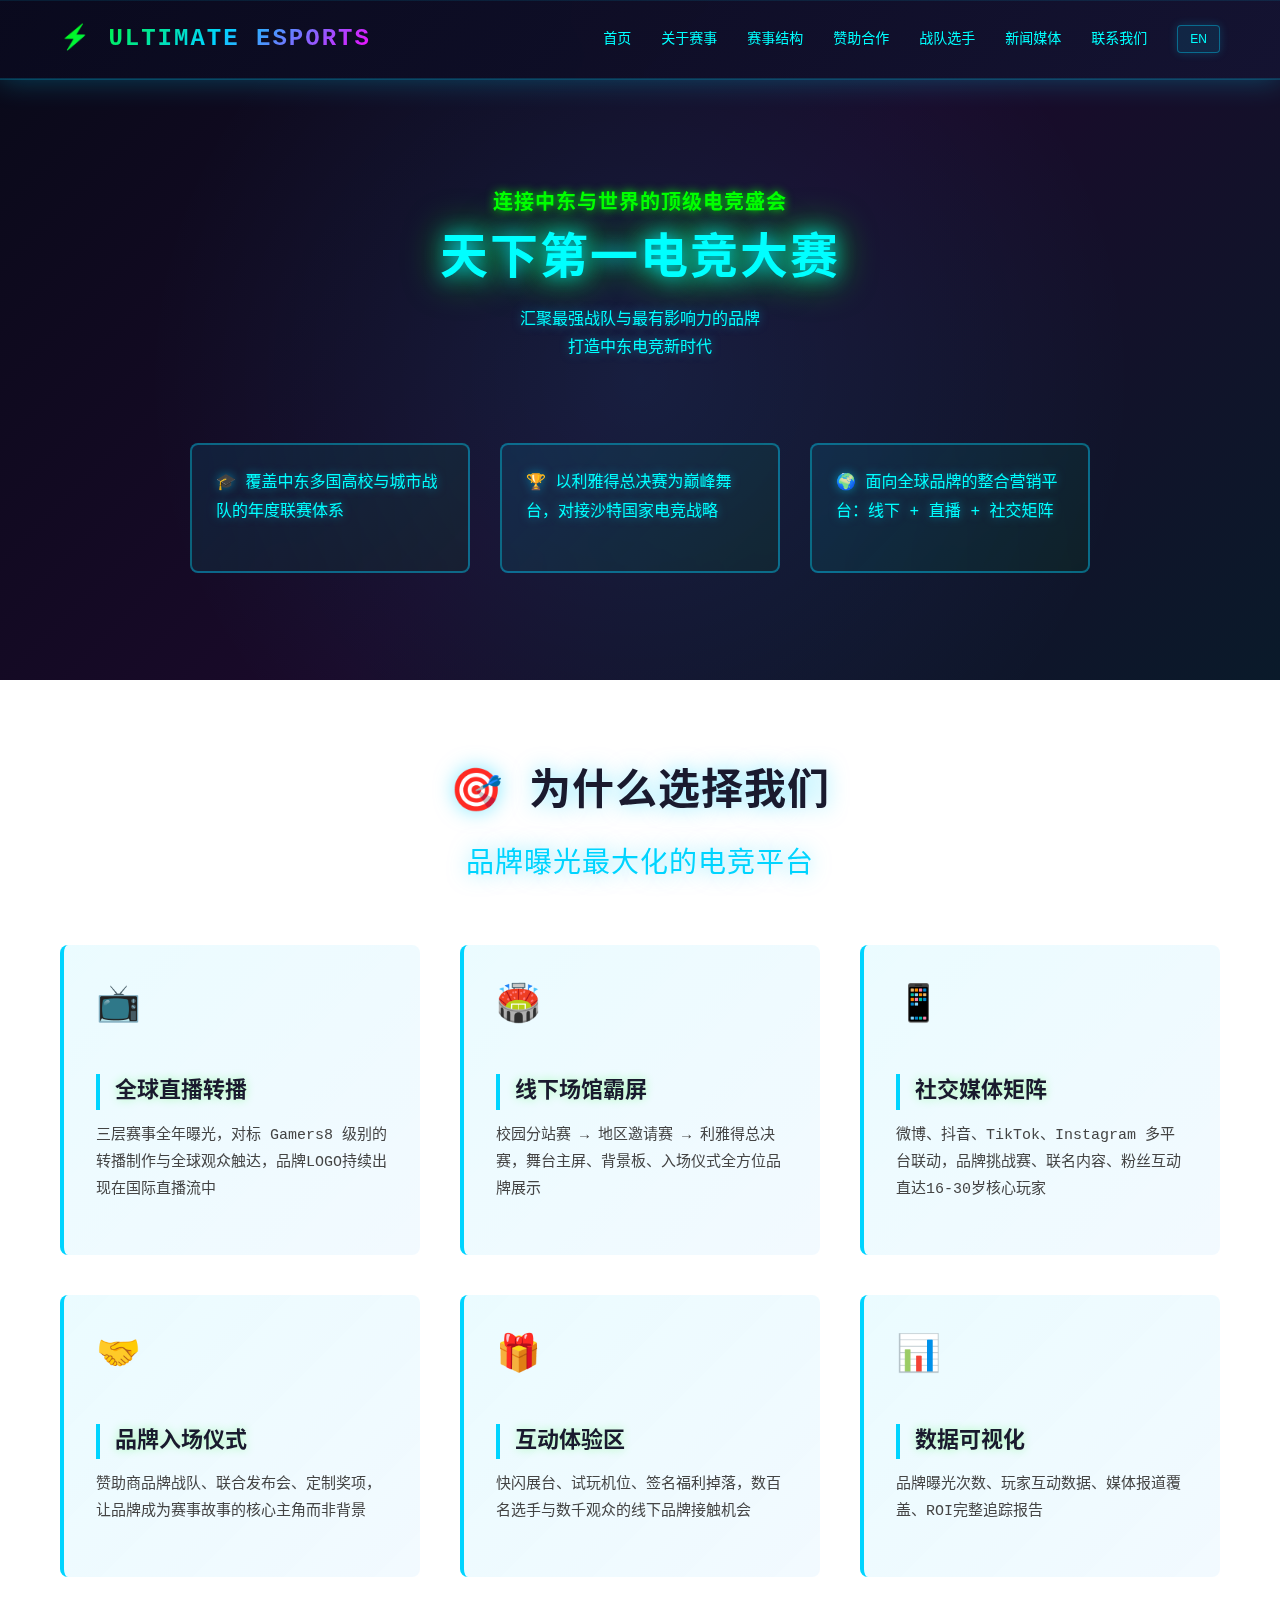
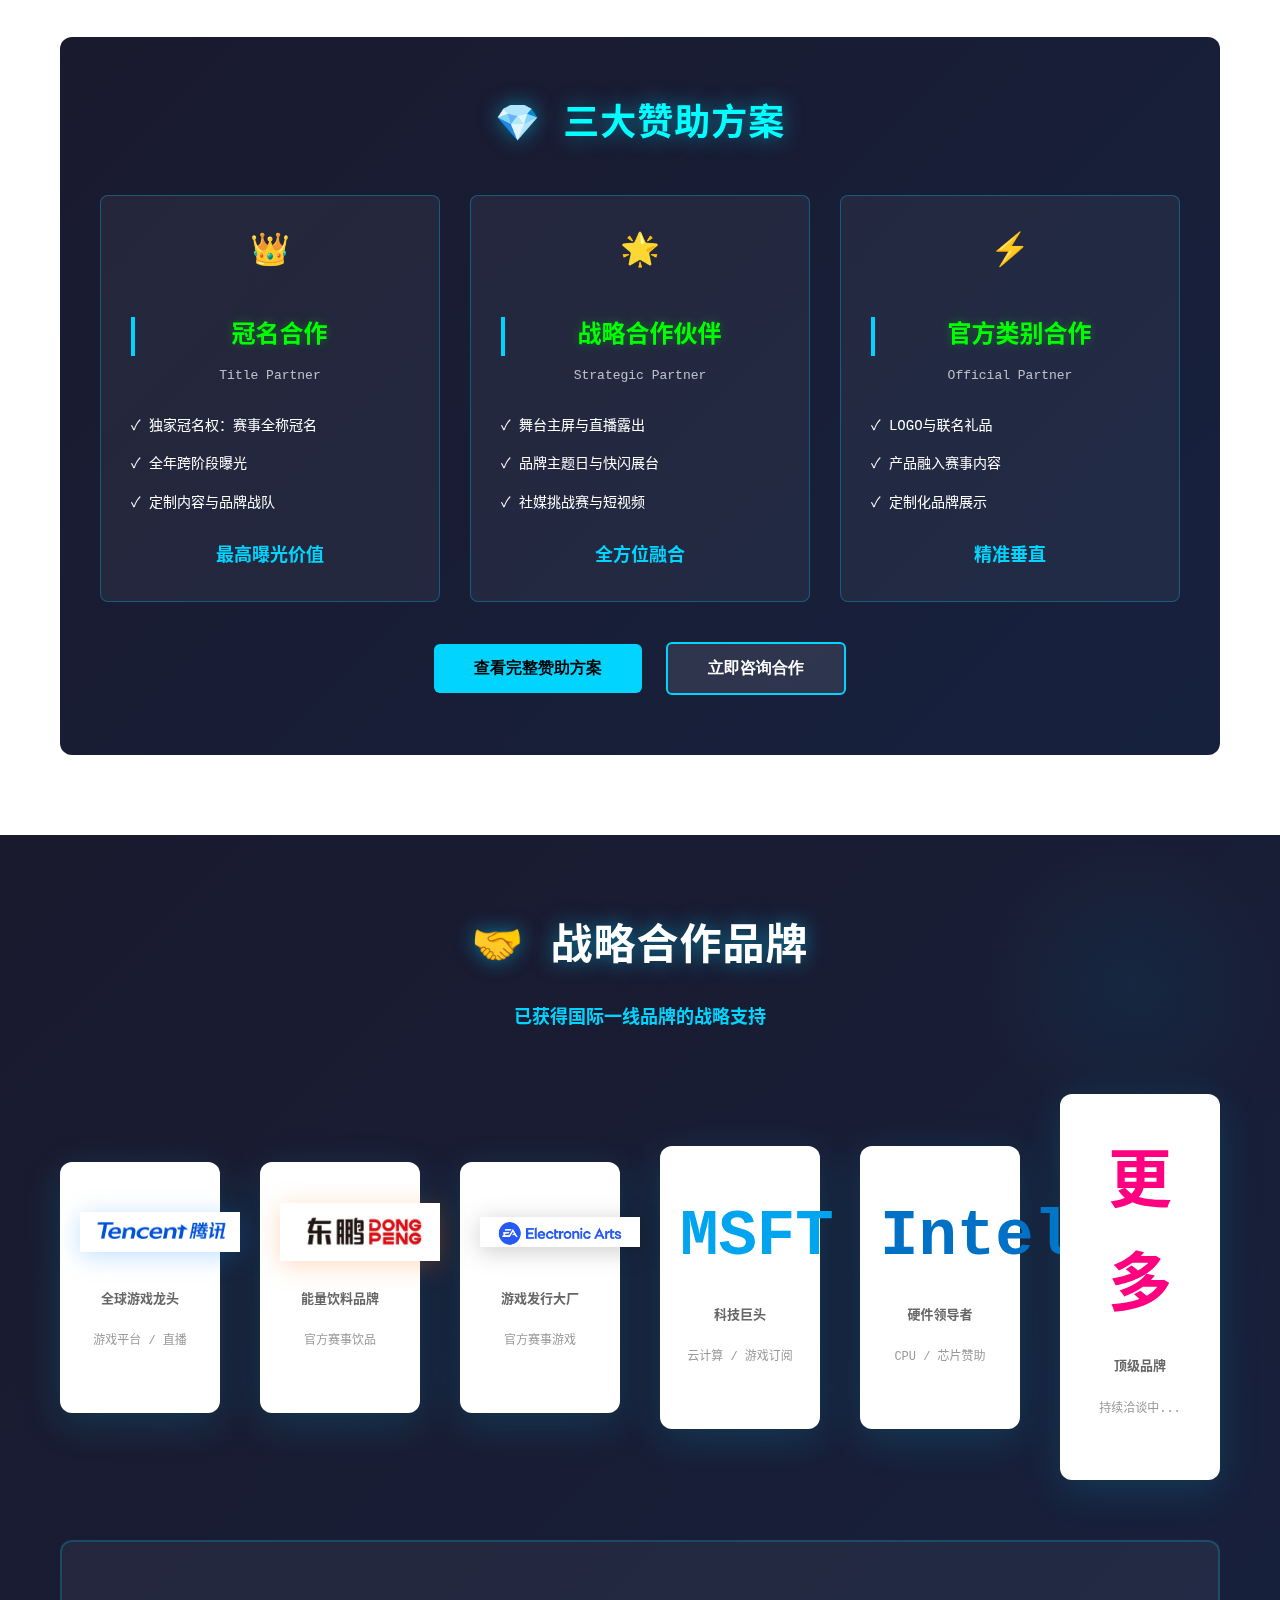
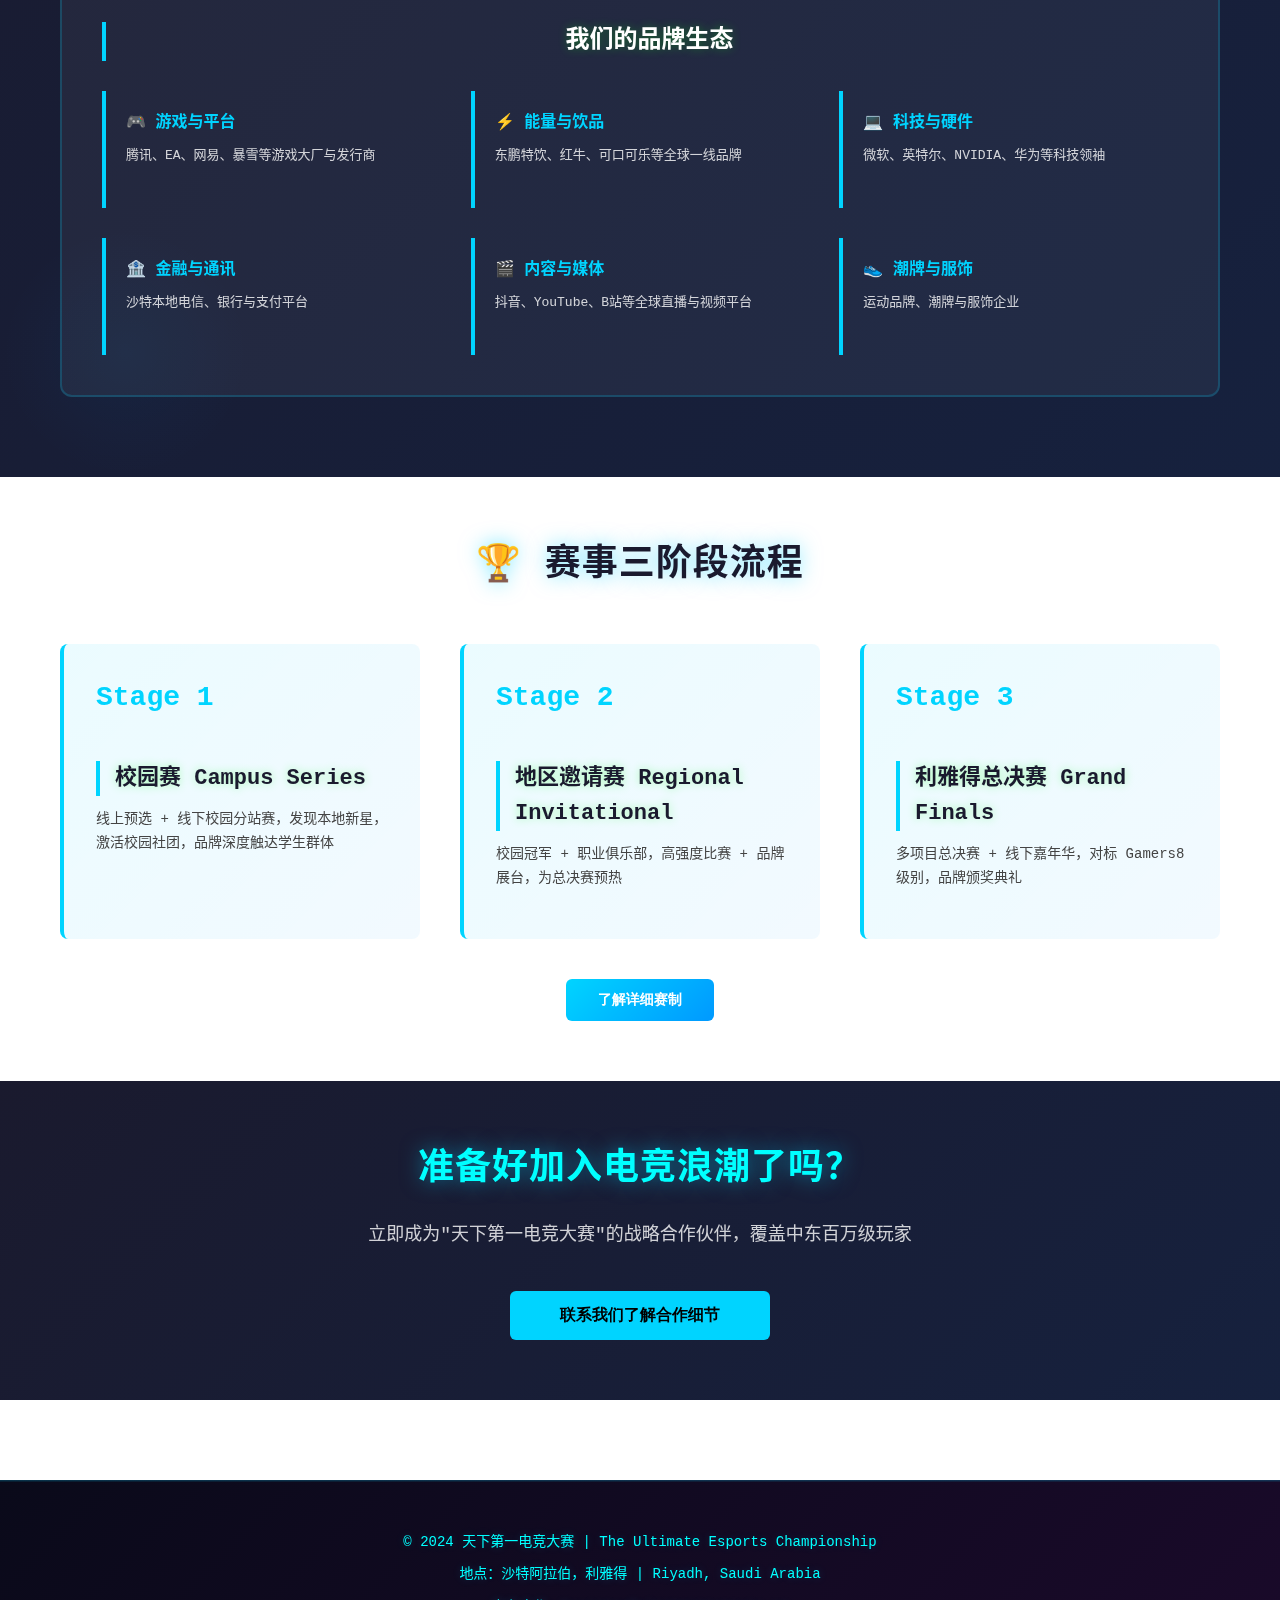
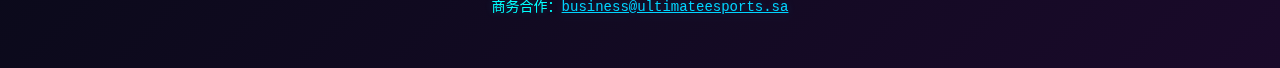
<file: win.html>
<!DOCTYPE html>
<html lang="zh">
<head>
  <meta charset="UTF-8">
  <meta name="viewport" content="width=device-width, initial-scale=1.0">
  <title>天下第一电竞大赛 - The Ultimate Esports Championship</title>
  <style>
    @keyframes float {
      0%, 100% { transform: translateY(0px); }
      50% { transform: translateY(-10px); }
    }
    
    @keyframes glow {
      0%, 100% { text-shadow: 0 0 20px #00d4ff, 0 0 40px #00d4ff; }
      50% { text-shadow: 0 0 30px #00d4ff, 0 0 60px #00d4ff, 0 0 80px #00d4ff; }
    }
    
    @keyframes neon-pulse {
      0%, 100% { box-shadow: 0 0 10px rgba(0,212,255,0.5), inset 0 0 10px rgba(0,212,255,0.1); }
      50% { box-shadow: 0 0 30px rgba(0,212,255,0.8), inset 0 0 20px rgba(0,212,255,0.2); }
    }
    
    @keyframes scan-line {
      0% { transform: translateY(-100%); }
      100% { transform: translateY(100%); }
    }
    
    @keyframes shimmer {
      0% { background-position: -1000px 0; }
      100% { background-position: 1000px 0; }
    }

    * {
      margin: 0;
      padding: 0;
      box-sizing: border-box;
    }

    body {
      font-family: "Courier New", "Noto Sans CJK SC", monospace;
      line-height: 1.6;
      color: #0ff;
      background: linear-gradient(135deg, #0a0a1a 0%, #1a0a2a 50%, #0a1a2a 100%);
      background-attachment: fixed;
      position: relative;
    }
    
    body::before {
      content: '';
      position: fixed;
      top: 0;
      left: 0;
      right: 0;
      bottom: 0;
      background: radial-gradient(circle at 20% 50%, rgba(0,212,255,0.03) 0%, transparent 50%),
                  radial-gradient(circle at 80% 80%, rgba(255,0,255,0.02) 0%, transparent 50%);
      pointer-events: none;
      z-index: -1;
    }

    /* ===== 导航栏 ===== */
    header {
      background: linear-gradient(135deg, rgba(10,10,30,0.95) 0%, rgba(20,20,50,0.95) 100%);
      color: white;
      padding: 20px 0;
      position: sticky;
      top: 0;
      z-index: 1000;
      box-shadow: 0 0 30px rgba(0,212,255,0.3), inset 0 1px 0 rgba(0,212,255,0.1);
      border-bottom: 1px solid rgba(0,212,255,0.2);
      backdrop-filter: blur(10px);
    }

    .header-content {
      max-width: 1200px;
      margin: 0 auto;
      padding: 0 20px;
      display: flex;
      justify-content: space-between;
      align-items: center;
    }

    .logo {
      font-size: 24px;
      font-weight: 900;
      background: linear-gradient(135deg, #00ff00, #00d4ff, #ff00ff);
      -webkit-background-clip: text;
      -webkit-text-fill-color: transparent;
      background-clip: text;
      animation: glow 3s ease-in-out infinite;
      letter-spacing: 2px;
    }

    nav {
      display: flex;
      gap: 30px;
      align-items: center;
    }

    nav a {
      color: #0ff;
      text-decoration: none;
      cursor: pointer;
      transition: all 0.3s;
      font-size: 14px;
      font-weight: 500;
      position: relative;
    }

    nav a::before {
      content: '';
      position: absolute;
      bottom: -3px;
      left: 0;
      width: 0;
      height: 2px;
      background: linear-gradient(90deg, #00ff00, #00d4ff, #ff00ff);
      transition: width 0.3s;
    }

    nav a:hover {
      color: #00ff00;
      text-shadow: 0 0 10px #00ff00;
    }

    nav a:hover::before {
      width: 100%;
    }

    .lang-switcher {
      background: rgba(0,212,255,0.1);
      border: 1px solid rgba(0,212,255,0.4);
      color: #0ff;
      padding: 6px 12px;
      border-radius: 4px;
      cursor: pointer;
      font-size: 12px;
      transition: all 0.3s;
      box-shadow: 0 0 10px rgba(0,212,255,0.2);
    }

    .lang-switcher:hover {
      background: rgba(0,212,255,0.2);
      box-shadow: 0 0 20px rgba(0,212,255,0.4);
      text-shadow: 0 0 10px #00d4ff;
    }

    /* ===== 主容器 ===== */
    .container {
      max-width: 1200px;
      margin: 0 auto;
      padding: 0 20px;
    }

    /* ===== 首页 Hero ===== */
    .hero {
      background: linear-gradient(135deg, #0a0a1a 0%, #1a0a2a 50%, #0a1a2a 100%);
      color: white;
      padding: 100px 20px;
      text-align: center;
      min-height: 600px;
      display: flex;
      flex-direction: column;
      justify-content: center;
      align-items: center;
      position: relative;
      overflow: hidden;
    }
    
    .hero::before {
      content: '';
      position: absolute;
      top: 0;
      left: 0;
      right: 0;
      bottom: 0;
      background: radial-gradient(circle at center, rgba(0,212,255,0.1) 0%, transparent 70%);
      pointer-events: none;
    }

    .hero h1 {
      font-size: 48px;
      font-weight: 900;
      margin-bottom: 16px;
      text-shadow: 0 0 20px #00d4ff, 0 0 40px #00ff00;
      line-height: 1.2;
      color: #0ff;
      animation: glow 3s ease-in-out infinite;
      position: relative;
      z-index: 1;
      letter-spacing: 2px;
    }

    .hero .subtitle {
      font-size: 20px;
      color: #00ff00;
      margin-bottom: 12px;
      font-weight: 600;
      letter-spacing: 1px;
      text-shadow: 0 0 10px #00ff00;
      animation: glow 4s ease-in-out infinite;
      position: relative;
      z-index: 1;
    }

    .hero p {
      font-size: 18px;
      color: #0ff;
      margin-bottom: 40px;
      max-width: 700px;
      line-height: 1.8;
      font-weight: 500;
      position: relative;
      z-index: 1;
      text-shadow: 0 0 10px rgba(0,212,255,0.5);
    }

    .hero-features {
      display: grid;
      grid-template-columns: repeat(auto-fit, minmax(250px, 1fr));
      gap: 30px;
      margin-top: 60px;
      max-width: 900px;
      margin-left: auto;
      margin-right: auto;
    }

    .feature-card {
      background: linear-gradient(135deg, rgba(0,212,255,0.1) 0%, rgba(0,255,0,0.05) 100%);
      border: 2px solid rgba(0,212,255,0.4);
      padding: 24px;
      border-radius: 8px;
      backdrop-filter: blur(10px);
      transition: all 0.3s;
      position: relative;
      overflow: hidden;
      animation: neon-pulse 3s ease-in-out infinite;
    }

    .feature-card::before {
      content: '';
      position: absolute;
      top: -50%;
      right: -50%;
      width: 200%;
      height: 200%;
      background: conic-gradient(from 0deg, transparent 0%, rgba(0,212,255,0.3) 50%, transparent 100%);
      animation: rotate 8s linear infinite;
      opacity: 0;
    }

    @keyframes rotate {
      0% { transform: rotate(0deg); }
      100% { transform: rotate(360deg); }
    }

    .feature-card:hover {
      transform: translateY(-8px) scale(1.05);
      border-color: #00ff00;
      background: linear-gradient(135deg, rgba(0,212,255,0.2) 0%, rgba(0,255,0,0.1) 100%);
      box-shadow: 0 0 30px rgba(0,212,255,0.5), inset 0 0 20px rgba(0,255,0,0.1);
    }

    .feature-card p {
      font-size: 14px;
      text-align: left;
      margin: 0;
      color: #0ff;
      position: relative;
      z-index: 2;
    }

    /* ===== 内容区域 ===== */
    .content-section {
      padding: 80px 20px;
      background: linear-gradient(135deg, rgba(10,10,30,0.8) 0%, rgba(20,20,50,0.8) 100%);
      backdrop-filter: blur(5px);
      min-height: 60vh;
      display: none;
      border-top: 1px solid rgba(0,212,255,0.2);
    }

    .content-section.active {
      display: block;
    }
    
    #home {
      display: block;
    }

    .content-section h2 {
      font-size: 42px;
      margin-bottom: 30px;
      color: #0ff;
      text-align: center;
      text-shadow: 0 0 20px rgba(0,212,255,0.5);
      letter-spacing: 1px;
    }

    .content-section h3 {
      font-size: 28px;
      margin-top: 40px;
      margin-bottom: 20px;
      color: #00ff00;
      border-left: 4px solid #00d4ff;
      padding-left: 15px;
      text-shadow: 0 0 10px rgba(0,255,0,0.3);
    }

    .content-section p {
      font-size: 16px;
      color: #0ff;
      margin-bottom: 20px;
      line-height: 1.8;
    }

    /* ===== 关于赛事 ===== */
    .about-content {
      max-width: 900px;
      margin: 0 auto;
    }

    .vision-box, .position-box, .relationship-box {
      background: linear-gradient(135deg, rgba(0,212,255,0.1) 0%, rgba(0,255,0,0.05) 100%);
      border-left: 4px solid #00d4ff;
      border: 2px solid rgba(0,212,255,0.3);
      padding: 24px;
      margin-bottom: 30px;
      border-radius: 8px;
      position: relative;
      overflow: hidden;
      transition: all 0.3s;
    }
    
    .vision-box:hover, .position-box:hover, .relationship-box:hover {
      border-color: #00ff00;
      box-shadow: 0 0 20px rgba(0,212,255,0.4);
      background: linear-gradient(135deg, rgba(0,212,255,0.15) 0%, rgba(0,255,0,0.1) 100%);
    }

    .vision-box h4, .position-box h4, .relationship-box h4 {
      color: #00ff00;
      font-size: 18px;
      margin-bottom: 12px;
      text-shadow: 0 0 10px #00ff00;
    }

    /* ===== 赛事结构 ===== */
    .tournament-timeline {
      background: linear-gradient(135deg, rgba(0,212,255,0.05) 0%, rgba(0,255,0,0.05) 100%);
      padding: 40px;
      border-radius: 8px;
      margin-bottom: 40px;
      border: 1px solid rgba(0,212,255,0.3);
      box-shadow: 0 0 20px rgba(0,212,255,0.2);
    }

    .tournament-step {
      display: grid;
      grid-template-columns: 200px 1fr;
      gap: 40px;
      margin-bottom: 50px;
      padding-bottom: 50px;
      border-bottom: 2px solid #eee;
    }

    .tournament-step:last-child {
      border-bottom: none;
      margin-bottom: 0;
      padding-bottom: 0;
    }

    .step-number {
      font-size: 48px;
      font-weight: 900;
      background: linear-gradient(135deg, #00ff00, #00d4ff, #ff00ff);
      -webkit-background-clip: text;
      -webkit-text-fill-color: transparent;
      background-clip: text;
      margin-bottom: 10px;
      text-shadow: 0 0 20px rgba(0,212,255,0.5);
    }

    .step-title {
      font-size: 24px;
      font-weight: 700;
      color: #0ff;
      margin-bottom: 12px;
      text-shadow: 0 0 10px rgba(0,212,255,0.3);
    }

    .step-content h5 {
      font-size: 16px;
      color: #00ff00;
      font-weight: 700;
      margin-bottom: 8px;
      margin-top: 16px;
      text-shadow: 0 0 10px rgba(0,255,0,0.3);
    }

    .step-content h5:first-child {
      margin-top: 0;
    }

    .step-content p {
      font-size: 14px;
      color: #0ff;
      margin-bottom: 8px;
    }

    /* ===== 赞助方案 ===== */
    .sponsor-packages {
      display: grid;
      grid-template-columns: repeat(auto-fit, minmax(300px, 1fr));
      gap: 30px;
      margin-top: 40px;
    }

    .sponsor-card {
      background: linear-gradient(135deg, rgba(0,212,255,0.08) 0%, rgba(0,255,0,0.05) 100%);
      border: 2px solid rgba(0,212,255,0.4);
      border-radius: 8px;
      padding: 32px;
      transition: all 0.3s;
      position: relative;
      overflow: hidden;
    }

    .sponsor-card::before {
      content: '';
      position: absolute;
      top: 0;
      left: 0;
      right: 0;
      height: 4px;
      background: linear-gradient(90deg, #00ff00, #00d4ff, #ff00ff);
      animation: shimmer 3s infinite;
    }

    .sponsor-card:hover {
      transform: translateY(-10px) scale(1.02);
      box-shadow: 0 0 40px rgba(0,212,255,0.5), inset 0 0 20px rgba(0,212,255,0.1);
      border-color: #00ff00;
      background: linear-gradient(135deg, rgba(0,212,255,0.15) 0%, rgba(0,255,0,0.1) 100%);
    }

    .sponsor-card h4 {
      font-size: 22px;
      color: #0ff;
      margin-bottom: 20px;
      margin-top: 10px;
      text-shadow: 0 0 10px rgba(0,212,255,0.3);
    }

    .sponsor-card ul {
      list-style: none;
      margin-bottom: 20px;
    }

    .sponsor-card li {
      padding: 10px 0;
      padding-left: 24px;
      position: relative;
      color: #0ff;
      font-size: 14px;
    }

    .sponsor-card li::before {
      content: '✓';
      position: absolute;
      left: 0;
      color: #00ff00;
      font-weight: bold;
      text-shadow: 0 0 5px #00ff00;
    }

    .sponsor-brands {
      background: linear-gradient(135deg, rgba(0,212,255,0.05) 0%, rgba(0,255,0,0.05) 100%);
      border-radius: 8px;
      padding: 20px;
      margin-top: 30px;
      border: 1px solid rgba(0,212,255,0.2);
    }

    .sponsor-brands h5 {
      font-size: 14px;
      color: #00ff00;
      font-weight: 700;
      margin-bottom: 12px;
      text-transform: uppercase;
      text-shadow: 0 0 10px rgba(0,255,0,0.3);
    }

    .brand-type {
      margin-bottom: 16px;
      font-size: 14px;
      color: #0ff;
    }

    .brand-type strong {
      color: #00ff00;
      display: block;
      margin-bottom: 4px;
      text-shadow: 0 0 5px #00ff00;
    }

    /* ===== 战队选手 ===== */
    .team-grid {
      display: grid;
      grid-template-columns: repeat(auto-fill, minmax(280px, 1fr));
      gap: 30px;
      margin-top: 40px;
    }

    .team-card {
      background: linear-gradient(135deg, rgba(0,212,255,0.08) 0%, rgba(0,255,0,0.05) 100%);
      border: 2px solid rgba(0,212,255,0.3);
      border-radius: 8px;
      overflow: hidden;
      text-align: center;
      transition: all 0.3s;
    }

    .team-card:hover {
      transform: translateY(-8px) scale(1.05);
      box-shadow: 0 0 40px rgba(0,212,255,0.5), inset 0 0 20px rgba(0,212,255,0.1);
      border-color: #00ff00;
      background: linear-gradient(135deg, rgba(0,212,255,0.15) 0%, rgba(0,255,0,0.1) 100%);
    }

    .team-card-header {
      background: linear-gradient(135deg, #0a0a1a 0%, #1a0a2a 100%);
      color: white;
      padding: 40px 20px;
      min-height: 120px;
      display: flex;
      align-items: center;
      justify-content: center;
      border-bottom: 1px solid rgba(0,212,255,0.2);
    }

    .team-card h4 {
      font-size: 20px;
      margin-bottom: 8px;
      color: #0ff;
      text-shadow: 0 0 10px rgba(0,212,255,0.3);
    }

    .team-card p {
      font-size: 14px;
      color: #0ff;
      margin: 0;
    }

    .team-card-body {
      padding: 20px;
      text-align: left;
    }

    .team-card-body p {
      font-size: 13px;
      color: #0ff;
      margin-bottom: 12px;
    }

    /* ===== 新闻媒体 ===== */
    .news-section {
      background: linear-gradient(135deg, rgba(0,212,255,0.05) 0%, rgba(0,255,0,0.05) 100%);
      padding: 40px;
      border-radius: 8px;
      margin-bottom: 40px;
      border: 1px solid rgba(0,212,255,0.2);
      box-shadow: 0 0 20px rgba(0,212,255,0.2);
    }

    .news-grid {
      display: grid;
      grid-template-columns: repeat(auto-fill, minmax(300px, 1fr));
      gap: 30px;
      margin-top: 30px;
    }

    .news-item {
      border: 2px solid rgba(0,212,255,0.3);
      border-radius: 8px;
      padding: 24px;
      transition: all 0.3s;
      background: linear-gradient(135deg, rgba(0,212,255,0.05) 0%, transparent 100%);
    }

    .news-item:hover {
      box-shadow: 0 0 30px rgba(0,212,255,0.4);
      border-color: #00ff00;
      background: linear-gradient(135deg, rgba(0,212,255,0.1) 0%, rgba(0,255,0,0.05) 100%);
    }

    .news-category {
      display: inline-block;
      background: rgba(0,212,255,0.1);
      color: #00ff00;
      padding: 4px 12px;
      border-radius: 20px;
      font-size: 12px;
      font-weight: 700;
      margin-bottom: 12px;
      border: 1px solid rgba(0,255,0,0.3);
      text-shadow: 0 0 5px rgba(0,255,0,0.3);
    }

    .news-item h4 {
      font-size: 18px;
      color: #0ff;
      margin-bottom: 12px;
      text-shadow: 0 0 10px rgba(0,212,255,0.3);
    }

    .news-item p {
      font-size: 14px;
      color: #0ff;
      margin: 0;
    }

    /* ===== 联系方式 ===== */
    .contact-section {
      max-width: 900px;
      margin: 0 auto;
    }

    .contact-tabs {
      display: grid;
      grid-template-columns: 1fr 1fr;
      gap: 40px;
      margin-top: 40px;
    }

    .contact-form {
      background: linear-gradient(135deg, rgba(0,212,255,0.08) 0%, rgba(0,255,0,0.05) 100%);
      padding: 32px;
      border-radius: 8px;
      border: 2px solid rgba(0,212,255,0.3);
      transition: all 0.3s;
    }

    .contact-form:hover {
      border-color: #00ff00;
      box-shadow: 0 0 30px rgba(0,212,255,0.4);
      background: linear-gradient(135deg, rgba(0,212,255,0.15) 0%, rgba(0,255,0,0.1) 100%);
    }

    .contact-form h4 {
      font-size: 20px;
      color: #0ff;
      margin-bottom: 24px;
      text-shadow: 0 0 10px rgba(0,212,255,0.3);
    }

    .contact-form p {
      font-size: 14px;
      color: #0ff;
      margin-bottom: 20px;
      line-height: 1.6;
    }

    .form-group {
      margin-bottom: 16px;
    }

    label {
      display: block;
      font-size: 14px;
      font-weight: 600;
      color: #0ff;
      margin-bottom: 6px;
      text-shadow: 0 0 5px rgba(0,212,255,0.2);
    }

    input, textarea, select {
      width: 100%;
      padding: 10px 12px;
      border: 1px solid rgba(0,212,255,0.3);
      border-radius: 4px;
      font-size: 14px;
      font-family: inherit;
      transition: all 0.3s;
      background: rgba(0,212,255,0.05);
      color: #0ff;
    }

    input::placeholder, textarea::placeholder {
      color: rgba(0,212,255,0.5);
    }

    input:focus, textarea:focus, select:focus {
      outline: none;
      border-color: #00ff00;
      box-shadow: 0 0 20px rgba(0,212,255,0.4), inset 0 0 10px rgba(0,212,255,0.1);
      background: rgba(0,212,255,0.1);
    }

    textarea {
      resize: vertical;
      min-height: 100px;
    }

    .form-submit {
      background: linear-gradient(135deg, #00ff00, #00d4ff, #ff00ff);
      color: #0a0a1a;
      border: none;
      padding: 12px 32px;
      border-radius: 4px;
      font-weight: 700;
      cursor: pointer;
      transition: all 0.3s;
      box-shadow: 0 0 15px rgba(0,212,255,0.3);
      text-shadow: none;
    }

    .form-submit:hover {
      transform: translateY(-2px);
      box-shadow: 0 0 30px rgba(0,212,255,0.6), 0 0 20px rgba(0,255,0,0.4);
      text-shadow: 0 0 10px rgba(0,212,255,0.3);
    }

    /* ===== Footer ===== */
    footer {
      background: linear-gradient(135deg, #0a0a1a 0%, #1a0a2a 100%);
      color: white;
      padding: 40px 20px;
      text-align: center;
      margin-top: 80px;
      border-top: 1px solid rgba(0,212,255,0.2);
      box-shadow: inset 0 1px 0 rgba(0,212,255,0.1);
    }

    footer p {
      margin: 10px 0;
      font-size: 14px;
      color: #0ff;
      text-shadow: 0 0 10px rgba(0,212,255,0.2);
    }

    /* ===== 响应式 ===== */
    @media (max-width: 768px) {
      nav {
        gap: 15px;
      }

      nav a {
        font-size: 12px;
      }

      .hero h1 {
        font-size: 32px;
      }

      .hero p {
        font-size: 14px;
      }

      .tournament-step {
        grid-template-columns: 1fr;
      }

      .contact-tabs {
        grid-template-columns: 1fr;
      }

      .content-section h2 {
        font-size: 28px;
      }
    }
  </style>
</head>
<body>
  <!-- 导航栏 -->
  <header>
    <div class="header-content">
      <div class="logo">⚡ ULTIMATE ESPORTS</div>
      <nav>
        <a onclick="showSection('home')">首页</a>
        <a onclick="showSection('about')">关于赛事</a>
        <a onclick="showSection('tournament')">赛事结构</a>
        <a onclick="showSection('sponsors')">赞助合作</a>
        <a onclick="showSection('teams')">战队选手</a>
        <a onclick="showSection('news')">新闻媒体</a>
        <a onclick="showSection('contact')">联系我们</a>
        <button class="lang-switcher" onclick="toggleLanguage()">EN</button>
      </nav>
    </div>
  </header>

  <!-- 首页 -->
  <div id="home" class="content-section active" style="padding: 0; background: transparent; min-height: auto;">
    <!-- Hero Section -->
    <div class="hero">
      <div class="subtitle" id="hero-subtitle">连接中东与世界的顶级电竞盛会</div>
      <h1 id="hero-title">天下第一电竞大赛</h1>
      <p id="hero-desc">汇聚最强战队与最有影响力的品牌<br>打造中东电竞新时代</p>

      <div class="hero-features">
        <div class="feature-card">
          <p id="feature1">🎓 覆盖中东多国高校与城市战队的年度联赛体系</p>
        </div>
        <div class="feature-card">
          <p id="feature2">🏆 以利雅得总决赛为巅峰舞台，对接沙特国家电竞战略</p>
        </div>
        <div class="feature-card">
          <p id="feature3">🌍 面向全球品牌的整合营销平台：线下 + 直播 + 社交矩阵</p>
        </div>
      </div>
    </div>

    <!-- 品牌曝光价值 Section -->
    <div style="background: white; padding: 80px 20px;">
      <div class="container">
        <h2 style="text-align: center; font-size: 42px; margin-bottom: 50px; color: #1a1a2e;">
          🎯 为什么选择我们<br>
          <span style="color: #00d4ff; font-size: 28px; font-weight: normal;">品牌曝光最大化的电竞平台</span>
        </h2>

        <div style="display: grid; grid-template-columns: repeat(auto-fit, minmax(300px, 1fr)); gap: 40px; margin-bottom: 60px;">
          <!-- 曝光价值1 -->
          <div style="background: linear-gradient(135deg, rgba(0,212,255,0.08) 0%, rgba(0,150,255,0.05) 100%); border-left: 4px solid #00d4ff; padding: 32px; border-radius: 8px;">
            <div style="font-size: 36px; margin-bottom: 16px;">📺</div>
            <h3 style="font-size: 22px; color: #1a1a2e; margin-bottom: 12px; font-weight: 700;">全球直播转播</h3>
            <p style="color: #444; font-size: 15px; line-height: 1.8; font-weight: 500;">三层赛事全年曝光，对标 Gamers8 级别的转播制作与全球观众触达，品牌LOGO持续出现在国际直播流中</p>
          </div>

          <!-- 曝光价值2 -->
          <div style="background: linear-gradient(135deg, rgba(0,212,255,0.08) 0%, rgba(0,150,255,0.05) 100%); border-left: 4px solid #00d4ff; padding: 32px; border-radius: 8px;">
            <div style="font-size: 36px; margin-bottom: 16px;">🏟️</div>
            <h3 style="font-size: 22px; color: #1a1a2e; margin-bottom: 12px; font-weight: 700;">线下场馆霸屏</h3>
            <p style="color: #444; font-size: 15px; line-height: 1.8; font-weight: 500;">校园分站赛 → 地区邀请赛 → 利雅得总决赛，舞台主屏、背景板、入场仪式全方位品牌展示</p>
          </div>

          <!-- 曝光价值3 -->
          <div style="background: linear-gradient(135deg, rgba(0,212,255,0.08) 0%, rgba(0,150,255,0.05) 100%); border-left: 4px solid #00d4ff; padding: 32px; border-radius: 8px;">
            <div style="font-size: 36px; margin-bottom: 16px;">📱</div>
            <h3 style="font-size: 22px; color: #1a1a2e; margin-bottom: 12px; font-weight: 700;">社交媒体矩阵</h3>
            <p style="color: #444; font-size: 15px; line-height: 1.8; font-weight: 500;">微博、抖音、TikTok、Instagram 多平台联动，品牌挑战赛、联名内容、粉丝互动直达16-30岁核心玩家</p>
          </div>

          <!-- 曝光价值4 -->
          <div style="background: linear-gradient(135deg, rgba(0,212,255,0.08) 0%, rgba(0,150,255,0.05) 100%); border-left: 4px solid #00d4ff; padding: 32px; border-radius: 8px;">
            <div style="font-size: 36px; margin-bottom: 16px;">🤝</div>
            <h3 style="font-size: 22px; color: #1a1a2e; margin-bottom: 12px; font-weight: 700;">品牌入场仪式</h3>
            <p style="color: #444; font-size: 15px; line-height: 1.8; font-weight: 500;">赞助商品牌战队、联合发布会、定制奖项，让品牌成为赛事故事的核心主角而非背景</p>
          </div>

          <!-- 曝光价值5 -->
          <div style="background: linear-gradient(135deg, rgba(0,212,255,0.08) 0%, rgba(0,150,255,0.05) 100%); border-left: 4px solid #00d4ff; padding: 32px; border-radius: 8px;">
            <div style="font-size: 36px; margin-bottom: 16px;">🎁</div>
            <h3 style="font-size: 22px; color: #1a1a2e; margin-bottom: 12px; font-weight: 700;">互动体验区</h3>
            <p style="color: #444; font-size: 15px; line-height: 1.8; font-weight: 500;">快闪展台、试玩机位、签名福利掉落，数百名选手与数千观众的线下品牌接触机会</p>
          </div>

          <!-- 曝光价值6 -->
          <div style="background: linear-gradient(135deg, rgba(0,212,255,0.08) 0%, rgba(0,150,255,0.05) 100%); border-left: 4px solid #00d4ff; padding: 32px; border-radius: 8px;">
            <div style="font-size: 36px; margin-bottom: 16px;">📊</div>
            <h3 style="font-size: 22px; color: #1a1a2e; margin-bottom: 12px; font-weight: 700;">数据可视化</h3>
            <p style="color: #444; font-size: 15px; line-height: 1.8; font-weight: 500;">品牌曝光次数、玩家互动数据、媒体报道覆盖、ROI完整追踪报告</p>
          </div>
        </div>

        <!-- 赞助方案速览 -->
        <div style="background: linear-gradient(135deg, #1a1a2e 0%, #16213e 100%); color: white; padding: 60px 40px; border-radius: 12px;">
          <h2 style="text-align: center; font-size: 36px; margin-bottom: 40px;">💎 三大赞助方案</h2>

          <div style="display: grid; grid-template-columns: repeat(auto-fit, minmax(280px, 1fr)); gap: 30px;">
            <!-- 冠名 -->
            <div style="background: rgba(255,255,255,0.05); border: 1px solid rgba(0,212,255,0.3); padding: 30px; border-radius: 8px; text-align: center;">
              <div style="font-size: 32px; margin-bottom: 12px;">👑</div>
              <h3 style="font-size: 24px; margin-bottom: 8px;">冠名合作</h3>
              <p style="font-size: 13px; color: rgba(255,255,255,0.7); margin-bottom: 20px;">Title Partner</p>
              <ul style="list-style: none; text-align: left; margin-bottom: 20px;">
                <li style="padding: 8px 0; font-size: 14px;">✓ 独家冠名权：赛事全称冠名</li>
                <li style="padding: 8px 0; font-size: 14px;">✓ 全年跨阶段曝光</li>
                <li style="padding: 8px 0; font-size: 14px;">✓ 定制内容与品牌战队</li>
              </ul>
              <div style="color: #00d4ff; font-weight: 700; font-size: 18px;">最高曝光价值</div>
            </div>

            <!-- 战略合作 -->
            <div style="background: rgba(255,255,255,0.05); border: 1px solid rgba(0,212,255,0.3); padding: 30px; border-radius: 8px; text-align: center;">
              <div style="font-size: 32px; margin-bottom: 12px;">🌟</div>
              <h3 style="font-size: 24px; margin-bottom: 8px;">战略合作伙伴</h3>
              <p style="font-size: 13px; color: rgba(255,255,255,0.7); margin-bottom: 20px;">Strategic Partner</p>
              <ul style="list-style: none; text-align: left; margin-bottom: 20px;">
                <li style="padding: 8px 0; font-size: 14px;">✓ 舞台主屏与直播露出</li>
                <li style="padding: 8px 0; font-size: 14px;">✓ 品牌主题日与快闪展台</li>
                <li style="padding: 8px 0; font-size: 14px;">✓ 社媒挑战赛与短视频</li>
              </ul>
              <div style="color: #00d4ff; font-weight: 700; font-size: 18px;">全方位融合</div>
            </div>

            <!-- 官方合作 -->
            <div style="background: rgba(255,255,255,0.05); border: 1px solid rgba(0,212,255,0.3); padding: 30px; border-radius: 8px; text-align: center;">
              <div style="font-size: 32px; margin-bottom: 12px;">⚡</div>
              <h3 style="font-size: 24px; margin-bottom: 8px;">官方类别合作</h3>
              <p style="font-size: 13px; color: rgba(255,255,255,0.7); margin-bottom: 20px;">Official Partner</p>
              <ul style="list-style: none; text-align: left; margin-bottom: 20px;">
                <li style="padding: 8px 0; font-size: 14px;">✓ LOGO与联名礼品</li>
                <li style="padding: 8px 0; font-size: 14px;">✓ 产品融入赛事内容</li>
                <li style="padding: 8px 0; font-size: 14px;">✓ 定制化品牌展示</li>
              </ul>
              <div style="color: #00d4ff; font-weight: 700; font-size: 18px;">精准垂直</div>
            </div>
          </div>

          <div style="text-align: center; margin-top: 40px;">
            <button onclick="showSection('sponsors')" style="background: #00d4ff; color: #000; border: none; padding: 14px 40px; font-size: 16px; font-weight: 700; border-radius: 6px; cursor: pointer; transition: all 0.3s; margin-right: 15px;">查看完整赞助方案</button>
            <button onclick="showSection('contact')" style="background: rgba(255,255,255,0.1); color: white; border: 2px solid #00d4ff; padding: 14px 40px; font-size: 16px; font-weight: 700; border-radius: 6px; cursor: pointer; transition: all 0.3s;">立即咨询合作</button>
          </div>
        </div>
      </div>
    </div>

    <!-- 合作品牌展示 - 重点突出 -->
    <div style="background: linear-gradient(135deg, #1a1a2e 0%, #16213e 100%); padding: 80px 20px; position: relative; overflow: hidden;">
      <div style="position: absolute; top: 0; right: 0; width: 300px; height: 300px; background: radial-gradient(circle, rgba(0,212,255,0.1) 0%, transparent 70%); border-radius: 50%; opacity: 0.5;"></div>
      <div style="position: absolute; bottom: 0; left: 0; width: 250px; height: 250px; background: radial-gradient(circle, rgba(0,150,255,0.1) 0%, transparent 70%); border-radius: 50%; opacity: 0.5;"></div>
      
      <div class="container" style="position: relative; z-index: 2;">
        <h2 style="text-align: center; font-size: 42px; margin-bottom: 20px; color: white; font-weight: 900;">🤝 战略合作品牌</h2>
        <p style="text-align: center; font-size: 18px; color: #00d4ff; margin-bottom: 60px; font-weight: 600;">已获得国际一线品牌的战略支持</p>
        
        <!-- 主要品牌Logo区 -->
        <div style="display: grid; grid-template-columns: repeat(auto-fit, minmax(150px, 1fr)); gap: 40px; margin-bottom: 60px; align-items: center;">
          <!-- 腾讯 -->
          <div style="background: white; padding: 40px 20px; border-radius: 12px; text-align: center; box-shadow: 0 10px 40px rgba(0,212,255,0.15); transition: transform 0.3s; cursor: pointer;" onmouseover="this.style.transform='translateY(-5px)'" onmouseout="this.style.transform='translateY(0)'">
            <img src="images/tengxun.png" alt="Tencent" style="max-width: 160px; height: 60px; object-fit: contain; margin-bottom: 16px; filter: drop-shadow(0 4px 12px rgba(0,132,255,0.25));" />
            <p style="font-size: 13px; color: #666; font-weight: 600;">全球游戏龙头</p>
            <p style="font-size: 12px; color: #999; margin-top: 4px;">游戏平台 / 直播</p>
          </div>

          <!-- 东鹏特饮 -->
          <div style="background: white; padding: 40px 20px; border-radius: 12px; text-align: center; box-shadow: 0 10px 40px rgba(0,212,255,0.15); transition: transform 0.3s; cursor: pointer;" onmouseover="this.style.transform='translateY(-5px)'" onmouseout="this.style.transform='translateY(0)'">
            <img src="images/dongpeng.png" alt="Dongpeng" style="max-width: 160px; height: 60px; object-fit: contain; margin-bottom: 16px; filter: drop-shadow(0 4px 12px rgba(255,107,0,0.25));" />
            <p style="font-size: 13px; color: #666; font-weight: 600;">能量饮料品牌</p>
            <p style="font-size: 12px; color: #999; margin-top: 4px;">官方赛事饮品</p>
          </div>

          <!-- EA -->
          <div style="background: white; padding: 40px 20px; border-radius: 12px; text-align: center; box-shadow: 0 10px 40px rgba(0,212,255,0.15); transition: transform 0.3s; cursor: pointer;" onmouseover="this.style.transform='translateY(-5px)'" onmouseout="this.style.transform='translateY(0)'">
            <img src="images/ea.png" alt="Electronic Arts" style="max-width: 160px; height: 60px; object-fit: contain; margin-bottom: 16px; filter: drop-shadow(0 4px 12px rgba(0,0,0,0.2));" />
            <p style="font-size: 13px; color: #666; font-weight: 600;">游戏发行大厂</p>
            <p style="font-size: 12px; color: #999; margin-top: 4px;">官方赛事游戏</p>
          </div>

          <!-- 微软 -->
          <div style="background: white; padding: 40px 20px; border-radius: 12px; text-align: center; box-shadow: 0 10px 40px rgba(0,212,255,0.15); transition: transform 0.3s; cursor: pointer;" onmouseover="this.style.transform='translateY(-5px)'" onmouseout="this.style.transform='translateY(0)'">
            <div style="font-size: 64px; margin-bottom: 16px; font-weight: 900; color: #00a4ef;">MSFT</div>
            <p style="font-size: 13px; color: #666; font-weight: 600;">科技巨头</p>
            <p style="font-size: 12px; color: #999; margin-top: 4px;">云计算 / 游戏订阅</p>
          </div>

          <!-- Intel -->
          <div style="background: white; padding: 40px 20px; border-radius: 12px; text-align: center; box-shadow: 0 10px 40px rgba(0,212,255,0.15); transition: transform 0.3s; cursor: pointer;" onmouseover="this.style.transform='translateY(-5px)'" onmouseout="this.style.transform='translateY(0)'">
            <div style="font-size: 64px; margin-bottom: 16px; font-weight: 900; color: #0071c5;">Intel</div>
            <p style="font-size: 13px; color: #666; font-weight: 600;">硬件领导者</p>
            <p style="font-size: 12px; color: #999; margin-top: 4px;">CPU / 芯片赞助</p>
          </div>

          <!-- 来自品牌 -->
          <div style="background: white; padding: 40px 20px; border-radius: 12px; text-align: center; box-shadow: 0 10px 40px rgba(0,212,255,0.15); transition: transform 0.3s; cursor: pointer;" onmouseover="this.style.transform='translateY(-5px)'" onmouseout="this.style.transform='translateY(0)'">
            <div style="font-size: 64px; margin-bottom: 16px; font-weight: 900; color: #ff0080;">更多</div>
            <p style="font-size: 13px; color: #666; font-weight: 600;">顶级品牌</p>
            <p style="font-size: 12px; color: #999; margin-top: 4px;">持续洽谈中...</p>
          </div>
        </div>

        <!-- 品牌类型展示 -->
        <div style="background: rgba(255,255,255,0.05); border: 2px solid rgba(0,212,255,0.2); border-radius: 12px; padding: 40px; margin-top: 40px;">
          <h3 style="color: white; text-align: center; font-size: 24px; margin-bottom: 30px; font-weight: 700;">我们的品牌生态</h3>
          <div style="display: grid; grid-template-columns: repeat(auto-fit, minmax(250px, 1fr)); gap: 30px;">
            <div style="padding: 20px; border-left: 4px solid #00d4ff;">
              <h4 style="color: #00d4ff; font-size: 16px; font-weight: 700; margin-bottom: 8px;">🎮 游戏与平台</h4>
              <p style="color: rgba(255,255,255,0.8); font-size: 13px;">腾讯、EA、网易、暴雪等游戏大厂与发行商</p>
            </div>
            <div style="padding: 20px; border-left: 4px solid #00d4ff;">
              <h4 style="color: #00d4ff; font-size: 16px; font-weight: 700; margin-bottom: 8px;">⚡ 能量与饮品</h4>
              <p style="color: rgba(255,255,255,0.8); font-size: 13px;">东鹏特饮、红牛、可口可乐等全球一线品牌</p>
            </div>
            <div style="padding: 20px; border-left: 4px solid #00d4ff;">
              <h4 style="color: #00d4ff; font-size: 16px; font-weight: 700; margin-bottom: 8px;">💻 科技与硬件</h4>
              <p style="color: rgba(255,255,255,0.8); font-size: 13px;">微软、英特尔、NVIDIA、华为等科技领袖</p>
            </div>
            <div style="padding: 20px; border-left: 4px solid #00d4ff;">
              <h4 style="color: #00d4ff; font-size: 16px; font-weight: 700; margin-bottom: 8px;">🏦 金融与通讯</h4>
              <p style="color: rgba(255,255,255,0.8); font-size: 13px;">沙特本地电信、银行与支付平台</p>
            </div>
            <div style="padding: 20px; border-left: 4px solid #00d4ff;">
              <h4 style="color: #00d4ff; font-size: 16px; font-weight: 700; margin-bottom: 8px;">🎬 内容与媒体</h4>
              <p style="color: rgba(255,255,255,0.8); font-size: 13px;">抖音、YouTube、B站等全球直播与视频平台</p>
            </div>
            <div style="padding: 20px; border-left: 4px solid #00d4ff;">
              <h4 style="color: #00d4ff; font-size: 16px; font-weight: 700; margin-bottom: 8px;">👟 潮牌与服饰</h4>
              <p style="color: rgba(255,255,255,0.8); font-size: 13px;">运动品牌、潮牌与服饰企业</p>
            </div>
          </div>
        </div>
      </div>
    </div>

    <!-- 赛事结构速览 -->
    <div style="background: white; padding: 60px 20px;">
      <div class="container">
        <h2 style="text-align: center; font-size: 36px; margin-bottom: 50px; color: #1a1a2e;">🏆 赛事三阶段流程</h2>

        <div style="display: grid; grid-template-columns: repeat(auto-fit, minmax(300px, 1fr)); gap: 40px;">
          <div style="background: linear-gradient(135deg, rgba(0,212,255,0.08) 0%, rgba(0,150,255,0.05) 100%); border-left: 4px solid #00d4ff; padding: 32px; border-radius: 8px;">
            <div style="font-size: 28px; font-weight: 900; color: #00d4ff; margin-bottom: 12px;">Stage 1</div>
            <h3 style="font-size: 22px; color: #1a1a2e; margin-bottom: 12px; font-weight: 700;">校园赛 Campus Series</h3>
            <p style="color: #444; font-size: 14px; margin-bottom: 16px; line-height: 1.7; font-weight: 500;">线上预选 + 线下校园分站赛，发现本地新星，激活校园社团，品牌深度触达学生群体</p>
          </div>

          <div style="background: linear-gradient(135deg, rgba(0,212,255,0.08) 0%, rgba(0,150,255,0.05) 100%); border-left: 4px solid #00d4ff; padding: 32px; border-radius: 8px;">
            <div style="font-size: 28px; font-weight: 900; color: #00d4ff; margin-bottom: 12px;">Stage 2</div>
            <h3 style="font-size: 22px; color: #1a1a2e; margin-bottom: 12px; font-weight: 700;">地区邀请赛 Regional Invitational</h3>
            <p style="color: #444; font-size: 14px; margin-bottom: 16px; line-height: 1.7; font-weight: 500;">校园冠军 + 职业俱乐部，高强度比赛 + 品牌展台，为总决赛预热</p>
          </div>

          <div style="background: linear-gradient(135deg, rgba(0,212,255,0.08) 0%, rgba(0,150,255,0.05) 100%); border-left: 4px solid #00d4ff; padding: 32px; border-radius: 8px;">
            <div style="font-size: 28px; font-weight: 900; color: #00d4ff; margin-bottom: 12px;">Stage 3</div>
            <h3 style="font-size: 22px; color: #1a1a2e; margin-bottom: 12px; font-weight: 700;">利雅得总决赛 Grand Finals</h3>
            <p style="color: #444; font-size: 14px; margin-bottom: 16px; line-height: 1.7; font-weight: 500;">多项目总决赛 + 线下嘉年华，对标 Gamers8 级别，品牌颁奖典礼</p>
          </div>
        </div>

        <div style="text-align: center; margin-top: 40px;">
          <button onclick="showSection('tournament')" style="background: linear-gradient(135deg, #00d4ff, #0099ff); color: white; border: none; padding: 12px 32px; font-size: 14px; font-weight: 700; border-radius: 6px; cursor: pointer; transition: all 0.3s;">了解详细赛制</button>
        </div>
      </div>
    </div>

    <!-- CTA Section -->
    <div style="background: linear-gradient(135deg, #1a1a2e 0%, #16213e 100%); color: white; padding: 60px 20px; text-align: center;">
      <h2 style="font-size: 36px; margin-bottom: 20px;">准备好加入电竞浪潮了吗？</h2>
      <p style="font-size: 18px; color: rgba(255,255,255,0.8); margin-bottom: 40px;">立即成为"天下第一电竞大赛"的战略合作伙伴，覆盖中东百万级玩家</p>
      <button onclick="showSection('contact')" style="background: #00d4ff; color: #000; border: none; padding: 14px 50px; font-size: 16px; font-weight: 700; border-radius: 6px; cursor: pointer; transition: all 0.3s;">联系我们了解合作细节</button>
    </div>
  </div>

  <!-- 关于赛事 -->
  <div id="about" class="content-section">
    <div class="container">
      <h2 id="about-title">关于赛事</h2>

      <div class="about-content">
        <div class="vision-box">
          <h4 id="vision-label">愿景</h4>
          <p id="vision-text">"天下第一电竞大赛"致力于打造中东地区最具影响力的综合电竞赛事品牌，以校园为起点，链接职业舞台，成为品牌走进新一代玩家的首选平台。</p>
        </div>

        <h3 id="positioning-title">定位</h3>
        <div class="position-box">
          <h4>地域覆盖</h4>
          <p>沙特为核心，辐射海湾及更广泛中东市场</p>
        </div>
        <div class="position-box">
          <h4>目标人群</h4>
          <p>16–30 岁核心玩家、在校大学生与年轻职场人</p>
        </div>
        <div class="position-box">
          <h4>核心价值</h4>
          <p>为主办方、品牌与游戏厂商提供长期可持续的电竞资产，而不仅是一场一次性的赛事活动。</p>
        </div>

        <h3 id="ecosystem-title">与沙特电竞生态的关系</h3>
        <div class="relationship-box">
          <p>沙特正在通过国家游戏与电竞战略加速建设全球电竞中心，利雅得已经成为世界顶级赛事与品牌的聚集地，例如 Esports World Cup 与 Gamers8 等活动。</p>
          <p style="margin-bottom: 0;">"天下第一电竞大赛"将争取与当地电竞机构和产业伙伴深度合作，共同培育校园与城市层级的电竞生态。</p>
        </div>
      </div>
    </div>
  </div>

  <!-- 赛事结构 -->
  <div id="tournament" class="content-section">
    <div class="container">
      <h2 id="tournament-title">赛事结构</h2>

      <div class="tournament-timeline">
        <!-- 校园赛 -->
        <div class="tournament-step">
          <div>
            <div class="step-number">01</div>
            <div class="step-title" id="campus-title">校园赛</div>
            <p id="campus-subtitle" style="color: #00d4ff; font-size: 12px; margin-top: 10px;">Campus Series</p>
          </div>
          <div class="step-content">
            <h5>覆盖对象</h5>
            <p>沙特及中东重点高校的学生战队</p>
            
            <h5>赛制形式</h5>
            <p>线上预选 + 线下校园分站赛，统一规则与积分体系</p>
            
            <h5>赛事目标</h5>
            <p>发现本地新星、激活校园社团、为品牌提供深度校园触达场景</p>
          </div>
        </div>

        <!-- 地区邀请赛 -->
        <div class="tournament-step">
          <div>
            <div class="step-number">02</div>
            <div class="step-title" id="regional-title">地区邀请赛</div>
            <p id="regional-subtitle" style="color: #00d4ff; font-size: 12px; margin-top: 10px;">Regional Invitational</p>
          </div>
          <div class="step-content">
            <h5>参赛队伍</h5>
            <p>各国/各地区校园冠军、知名俱乐部与内容创作者战队</p>
            
            <h5>内容组合</h5>
            <p>高强度比赛 + 表演赛 + 线下互动活动（品牌展台、试玩区、签名会等）</p>
            
            <h5>赛事目标</h5>
            <p>提升国际影响力，为总决赛预热并打造持续话题</p>
          </div>
        </div>

        <!-- 利雅得总决赛 -->
        <div class="tournament-step">
          <div>
            <div class="step-number">03</div>
            <div class="step-title" id="finals-title">利雅得总决赛</div>
            <p id="finals-subtitle" style="color: #00d4ff; font-size: 12px; margin-top: 10px;">Riyadh Grand Finals</p>
          </div>
          <div class="step-content">
            <h5>举办城市</h5>
            <p>利雅得（与当地成熟电竞活动区和场馆对接）</p>
            
            <h5>赛事形式</h5>
            <p>多项目总决赛 + 线下嘉年华 + 颁奖典礼</p>
            
            <h5>特色亮点</h5>
            <p>• 高规格舞台与转播制作，对标 Gamers8 等国际一线水准<br>
            • 品牌联合仪式：赞助商入场仪式、品牌奖项（最佳战队、最佳校园、最具影响力品牌等）</p>
          </div>
        </div>
      </div>
    </div>
  </div>

  <!-- 赞助合作 -->
  <div id="sponsors" class="content-section">
    <div class="container">
      <h2 id="sponsors-title">品牌与赞助</h2>
      <p style="text-align: center; font-size: 18px; color: #00d4ff; margin-bottom: 30px;" id="sponsors-subtitle">与顶级电竞品牌并肩，直达中东新一代玩家</p>

      <div style="background: white; padding: 30px; border-radius: 8px; margin-bottom: 40px;">
        <h3 id="market-insight">市场背景</h3>
        <p id="market-text1">沙特电竞市场增速迅猛，企业赞助已成为该领域最重要的收入来源之一，约占整体市场收入的三分之一。</p>
        <p id="market-text2">从 Gamers8、Esports World Cup 到本地联赛，全球品牌和本地巨头（如电信、能源、金融以及饮料品牌）正在加速布局中东电竞赞助。</p>
      </div>

      <div class="sponsor-packages">
        <!-- 冠名合作 -->
        <div class="sponsor-card">
          <h4 id="sponsor-tier1">冠名合作</h4>
          <p style="font-size: 13px; color: #00d4ff; margin-bottom: 16px;">Title Partner</p>
          <ul>
            <li id="tier1-benefit1">独家冠名权益：赛事全称可呈现为"X 品牌 · 天下第一电竞大赛"</li>
            <li id="tier1-benefit2">全年跨阶段曝光：校园赛–地区邀请赛–利雅得总决赛全链路露出</li>
            <li id="tier1-benefit3">定制内容：冠名 MVP 奖项、品牌战队挑战赛、联合发布会等</li>
          </ul>
          <div class="sponsor-brands">
            <h5 id="tier1-categories">适配品牌类型</h5>
            <div class="brand-type"><strong>全球游戏与平台厂商</strong>PC / 主机 / 移动游戏与云游戏平台</div>
            <div class="brand-type"><strong>科技与硬件领导者</strong>显卡、笔电、主机、外设、显示器等</div>
          </div>
        </div>

        <!-- 战略合作伙伴 -->
        <div class="sponsor-card">
          <h4 id="sponsor-tier2">战略合作伙伴</h4>
          <p style="font-size: 13px; color: #00d4ff; margin-bottom: 16px;">Strategic Partner</p>
          <ul>
            <li id="tier2-benefit1">重点曝光：舞台主屏、直播转播、采访区及选手背景板</li>
            <li id="tier2-benefit2">互动权益：品牌主题日、快闪展台、试玩机位、福利掉落等</li>
            <li id="tier2-benefit3">数字化服务：社交媒体挑战赛、品牌联合战报、定制短视频内容</li>
          </ul>
          <div class="sponsor-brands">
            <h5 id="tier2-categories">适配品牌类型</h5>
            <div class="brand-type"><strong>能量饮料与饮品</strong>能量饮料、本地饮料品牌、咖啡连锁</div>
            <div class="brand-type"><strong>科技企业</strong>云计算、AI 服务商</div>
          </div>
        </div>

        <!-- 官方合作伙伴 -->
        <div class="sponsor-card">
          <h4 id="sponsor-tier3">官方类别合作伙伴</h4>
          <p style="font-size: 13px; color: #00d4ff; margin-bottom: 16px;">Official Partner</p>
          <ul>
            <li id="tier3-benefit1">LOGO 曝光、联名礼品权益</li>
            <li id="tier3-benefit2">产品融入赛事内容</li>
            <li id="tier3-benefit3">定制化品牌展示</li>
          </ul>
          <div class="sponsor-brands">
            <h5 id="tier3-categories">适配品牌类型</h5>
            <div class="brand-type"><strong>多元品牌</strong>游戏发行商、硬件厂商、外设厂商、饮料与零食品牌、金融与电信</div>
          </div>
        </div>
      </div>

      <div style="background: #f9f9f9; padding: 30px; border-radius: 8px; margin-top: 40px;">
        <h3 id="kpi-title">可量化回报指标</h3>
        <ul style="list-style: none;">
          <li style="padding: 12px 0; padding-left: 24px; position: relative; color: #666;">
            <span style="position: absolute; left: 0; color: #00d4ff;">📊</span>
            <span id="kpi1">现场观众与线上直播观众规模预估</span>
          </li>
          <li style="padding: 12px 0; padding-left: 24px; position: relative; color: #666;">
            <span style="position: absolute; left: 0; color: #00d4ff;">📊</span>
            <span id="kpi2">品牌曝光次数（屏幕、社媒、媒体报道）</span>
          </li>
          <li style="padding: 12px 0; padding-left: 24px; position: relative; color: #666;">
            <span style="position: absolute; left: 0; color: #00d4ff;">📊</span>
            <span id="kpi3">玩家互动数据（报名队伍数、参与活动次数、线下试用次数等）</span>
          </li>
        </ul>
      </div>
    </div>
  </div>

  <!-- 战队选手 -->
  <div id="teams" class="content-section">
    <div class="container">
      <h2 id="teams-title">选手与战队</h2>

      <div style="background: white; padding: 30px; border-radius: 8px; margin-bottom: 40px;">
        <h3 id="teams-overview">参赛对象</h3>
        <p id="teams-desc">校园战队、半职业战队、职业俱乐部与内容创作者队伍均可报名参赛，获得国际级的舞台曝光与职业发展机会。</p>

        <h3 style="margin-top: 30px;" id="registration-title">报名方式</h3>
        <ul style="list-style: none;">
          <li style="padding: 12px 0; padding-left: 24px; position: relative; color: #666;">
            <span style="position: absolute; left: 0; color: #00d4ff;">✓</span>
            <strong>校园赛：</strong><span id="campus-reg">以学校或社团为单位报名，需要提供在校证明</span>
          </li>
          <li style="padding: 12px 0; padding-left: 24px; position: relative; color: #666;">
            <span style="position: absolute; left: 0; color: #00d4ff;">✓</span>
            <strong>地区邀请赛：</strong><span id="regional-reg">根据校园赛成绩与受邀队伍名单组成</span>
          </li>
        </ul>

        <h3 style="margin-top: 30px;" id="benefits-title">选手权益</h3>
        <ul style="list-style: none;">
          <li style="padding: 12px 0; padding-left: 24px; position: relative; color: #666;">
            <span style="position: absolute; left: 0; color: #00d4ff;">⭐</span>
            <span id="benefit1">高品质线下舞台与直播曝光</span>
          </li>
          <li style="padding: 12px 0; padding-left: 24px; position: relative; color: #666;">
            <span style="position: absolute; left: 0; color: #00d4ff;">⭐</span>
            <span id="benefit2">与赞助品牌、内容创作者和职业俱乐部的互动与试训机会</span>
          </li>
        </ul>
      </div>

      <div class="team-grid">
        <div class="team-card">
          <div class="team-card-header">
            <div>
              <h4>🔜 敬请期待</h4>
              <p id="team-coming">首批受邀战队即将公布</p>
            </div>
          </div>
          <div class="team-card-body">
            <p id="team-placeholder">我们正在邀请校园与职业的顶尖战队加入这一盛会。</p>
          </div>
        </div>
      </div>
    </div>
  </div>

  <!-- 新闻媒体 -->
  <div id="news" class="content-section">
    <div class="container">
      <h2 id="news-title">新闻与媒体</h2>

      <div style="background: white; padding: 30px; border-radius: 8px; margin-bottom: 40px;">
        <h3 id="media-positioning">媒体合作定位</h3>
        <p id="media-vision">目标成为中东电竞和青年文化的重要内容来源，向主流媒体和专业电竞媒体开放合作，为品牌和赛事制作高质量的照片、短视频和故事报道素材。</p>

        <h3 style="margin-top: 30px;" id="content-types">内容类型</h3>
        <div class="news-grid">
          <div class="news-item">
            <div class="news-category" id="cat-official">官方公告</div>
            <h4 id="news-type1">赛程与规则</h4>
            <p id="news-desc1">最新的赛程安排、规则更新与重要通知</p>
          </div>
          <div class="news-item">
            <div class="news-category" id="cat-content">深度内容</div>
            <h4 id="news-type2">战队故事</h4>
            <p id="news-desc2">参赛战队的精彩故事、校园电竞人物专访</p>
          </div>
          <div class="news-item">
            <div class="news-category" id="cat-media">媒体资源</div>
            <h4 id="news-type3">品牌案例</h4>
            <p id="news-desc3">赞助品牌合作案例与创意内容集合</p>
          </div>
        </div>

        <h3 style="margin-top: 30px;" id="download-title">媒体资源下载</h3>
        <ul style="list-style: none;">
          <li style="padding: 12px 0; padding-left: 24px; position: relative; color: #666;">
            <span style="position: absolute; left: 0; color: #00d4ff;">📥</span>
            <span id="resource1">LOGO 及 VIS 规范（JPEG/PNG/SVG）</span>
          </li>
          <li style="padding: 12px 0; padding-left: 24px; position: relative; color: #666;">
            <span style="position: absolute; left: 0; color: #00d4ff;">📥</span>
            <span id="resource2">官方照片、场地效果图与舞美草图</span>
          </li>
          <li style="padding: 12px 0; padding-left: 24px; position: relative; color: #666;">
            <span style="position: absolute; left: 0; color: #00d4ff;">📥</span>
            <span id="resource3">媒体工具包与品牌指南</span>
          </li>
        </ul>
      </div>
    </div>
  </div>

  <!-- 联系我们 -->
  <div id="contact" class="content-section">
    <div class="container">
      <div class="contact-section">
        <h2 id="contact-title">联系我们</h2>

        <div class="contact-tabs">
          <!-- 商务合作 -->
          <div class="contact-form">
            <h4 id="business-title">商务合作</h4>
            <p id="business-desc">品牌赞助、合作机构、投资方、媒体伙伴等相关咨询</p>
            <form onsubmit="handleSubmit(event, 'business')">
              <div class="form-group">
                <label id="label-company">公司名称</label>
                <input type="text" required>
              </div>
              <div class="form-group">
                <label id="label-contact">联系人</label>
                <input type="text" required>
              </div>
              <div class="form-group">
                <label id="label-position">职位</label>
                <input type="text" required>
              </div>
              <div class="form-group">
                <label id="label-email">邮箱</label>
                <input type="email" required>
              </div>
              <div class="form-group">
                <label id="label-phone">电话</label>
                <input type="tel" required>
              </div>
              <div class="form-group">
                <label id="label-cooperation">合作意向</label>
                <select required>
                  <option value="">请选择...</option>
                  <option value="title">冠名合作</option>
                  <option value="strategic">战略合作伙伴</option>
                  <option value="official">官方类别合作伙伴</option>
                  <option value="other">其他</option>
                </select>
              </div>
              <div class="form-group">
                <label id="label-message">需求描述</label>
                <textarea required placeholder="请简要说明您的合作需求..."></textarea>
              </div>
              <button type="submit" class="form-submit" id="submit-business">提交申请</button>
            </form>
          </div>

          <!-- 赛事报名 -->
          <div class="contact-form">
            <h4 id="tournament-contact-title">赛事与媒体咨询</h4>
            <p id="tournament-desc">战队报名、校园社团、主播与媒体相关咨询</p>
            <form onsubmit="handleSubmit(event, 'tournament')">
              <div class="form-group">
                <label id="label-name">姓名 / 战队名</label>
                <input type="text" required>
              </div>
              <div class="form-group">
                <label id="label-organization">机构 / 学校</label>
                <input type="text" required>
              </div>
              <div class="form-group">
                <label id="label-contact-info">邮箱 / 电话</label>
                <input type="text" required>
              </div>
              <div class="form-group">
                <label id="label-inquiry">咨询类型</label>
                <select required>
                  <option value="">请选择...</option>
                  <option value="campus">校园赛报名</option>
                  <option value="regional">地区邀请赛报名</option>
                  <option value="media">媒体合作</option>
                  <option value="other">其他咨询</option>
                </select>
              </div>
              <div class="form-group">
                <label id="label-details">详细内容</label>
                <textarea required placeholder="请详细描述您的咨询内容..."></textarea>
              </div>
              <button type="submit" class="form-submit" id="submit-tournament">提交咨询</button>
            </form>
          </div>
        </div>
      </div>
    </div>
  </div>

  <!-- Footer -->
  <footer>
    <p>&copy; 2024 天下第一电竞大赛 | The Ultimate Esports Championship</p>
    <p id="footer-location">地点：沙特阿拉伯，利雅得 | Riyadh, Saudi Arabia</p>
    <p id="footer-contact">商务合作：<a href="mailto:business@ultimateesports.sa" style="color: #00d4ff;">business@ultimateesports.sa</a></p>
  </footer>

  <script>
    // 多语言支持
    const translations = {
      zh: {
        'hero-subtitle': '连接中东与世界的顶级电竞盛会',
        'hero-title': '天下第一电竞大赛',
        'hero-desc': '汇聚最强战队与最有影响力的品牌<br>打造中东电竞新时代',
        'feature1': '🎓 覆盖中东多国高校与城市战队的年度联赛体系',
        'feature2': '🏆 以利雅得总决赛为巅峰舞台，对接沙特国家电竞战略',
        'feature3': '🌍 面向全球品牌的整合营销平台：线下 + 直播 + 社交矩阵',
        'about-title': '关于赛事',
        'vision-label': '愿景',
        'vision-text': '"天下第一电竞大赛"致力于打造中东地区最具影响力的综合电竞赛事品牌，以校园为起点，链接职业舞台，成为品牌走进新一代玩家的首选平台。',
        'positioning-title': '定位',
        'ecosystem-title': '与沙特电竞生态的关系',
        'tournament-title': '赛事结构',
        'campus-title': '校园赛',
        'regional-title': '地区邀请赛',
        'finals-title': '利雅得总决赛',
        'sponsors-title': '品牌与赞助',
        'sponsors-subtitle': '与顶级电竞品牌并肩，直达中东新一代玩家',
        'teams-title': '选手与战队',
        'news-title': '新闻与媒体',
        'contact-title': '联系我们',
      },
      en: {
        'hero-subtitle': 'The Ultimate Esports Championship Connecting the Middle East to the World',
        'hero-title': 'The Ultimate Esports Championship',
        'hero-desc': 'Bringing together the strongest teams and most influential brands<br>Building the new era of esports in the Middle East',
        'feature1': '🎓 Annual league system covering universities and city teams across the Middle East',
        'feature2': '🏆 Riyadh Grand Finals as the ultimate stage, aligned with Saudi national esports strategy',
        'feature3': '🌍 Integrated marketing platform for global brands: offline + streaming + social media',
        'about-title': 'About the Championship',
        'vision-label': 'Vision',
        'vision-text': '"The Ultimate Esports Championship" aims to build the most influential comprehensive esports brand in the Middle East, starting with campus competitions, connecting to professional stages, and becoming the premier platform for brands to reach new-generation players.',
        'positioning-title': 'Positioning',
        'ecosystem-title': 'Relationship with Saudi Esports Ecosystem',
        'tournament-title': 'Tournament Format',
        'campus-title': 'Campus Series',
        'regional-title': 'Regional Invitational',
        'finals-title': 'Riyadh Grand Finals',
        'sponsors-title': 'Sponsors & Partners',
        'sponsors-subtitle': 'Standing shoulder to shoulder with top esports brands, reaching Middle Eastern players of the next generation',
        'teams-title': 'Players & Teams',
        'news-title': 'News & Media',
        'contact-title': 'Contact Us',
      }
    };

    let currentLanguage = 'zh';

    function toggleLanguage() {
      currentLanguage = currentLanguage === 'zh' ? 'en' : 'zh';
      document.documentElement.lang = currentLanguage;
      document.querySelector('.lang-switcher').textContent = currentLanguage === 'zh' ? 'EN' : '中文';
      
      // 更新所有翻译文本
      Object.keys(translations[currentLanguage]).forEach(key => {
        const element = document.getElementById(key);
        if (element) {
          element.innerHTML = translations[currentLanguage][key];
        }
      });
    }

    function showSection(sectionId) {
      console.log('Showing section:', sectionId);
      
      // 隐藏所有部分
      const allSections = document.querySelectorAll('.content-section');
      allSections.forEach(section => {
        section.style.display = 'none';
        section.classList.remove('active');
      });
      
      // 显示选中的部分
      const section = document.getElementById(sectionId);
      console.log('Found section:', section);
      
      if (section) {
        section.style.display = 'block';
        section.classList.add('active');
        window.scrollTo(0, 0);
      }
    }

    function handleSubmit(event, type) {
      event.preventDefault();
      alert(currentLanguage === 'zh' ? '感谢您的提交！我们会尽快与您联系。' : 'Thank you for your submission! We will contact you soon.');
      event.target.reset();
    }
  </script>
</body>
</html>
</file>
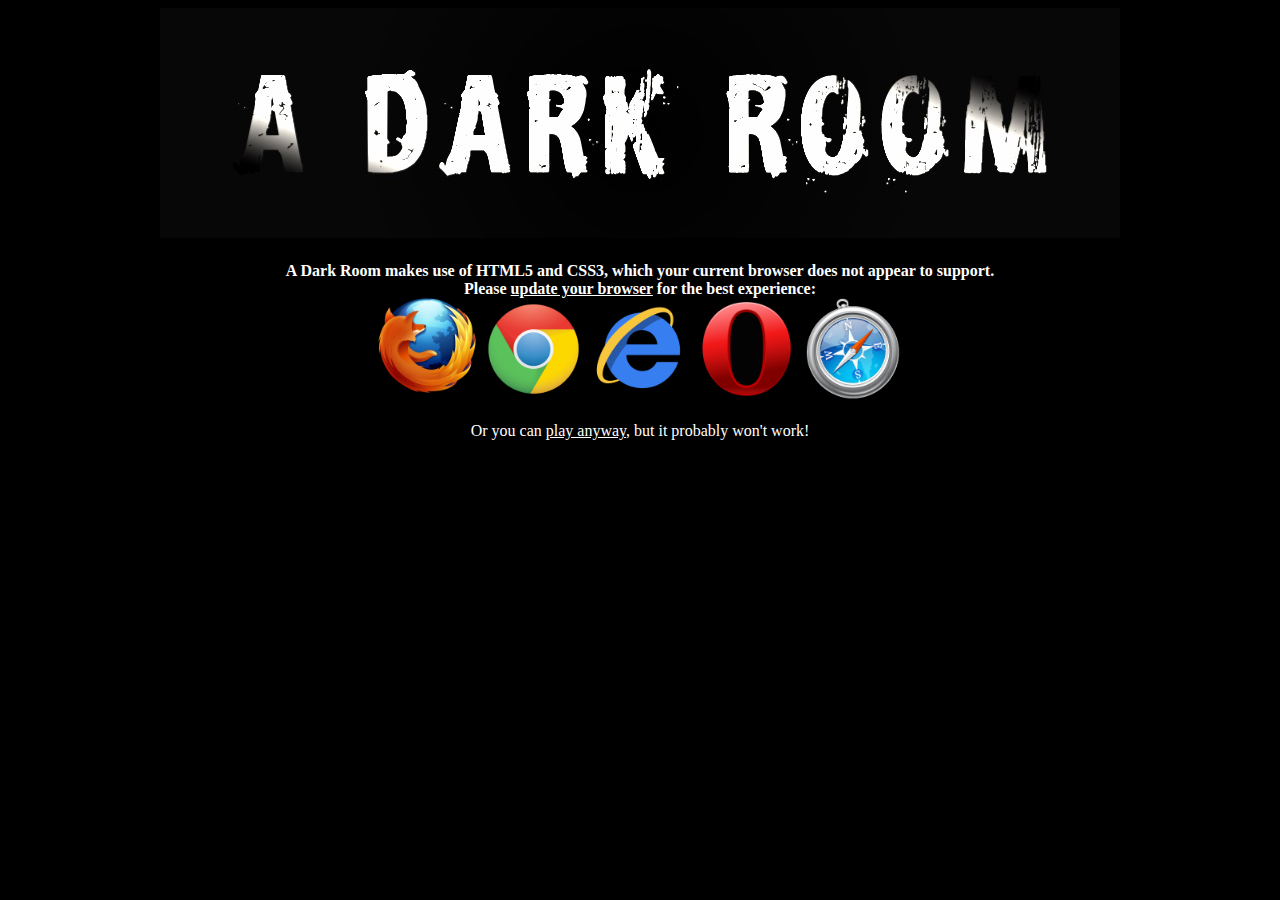
<file: spaceroom/browserWarning.html>
<!doctype html>
<html>
<head>
	<title>A Dark Room</title>
	<style>
    body {
      background-color: #000000;
      color: #FFFFFF;
    }
    a {
      color: #FFFFFF;
    }
		div {
			width: 960px;
			margin: auto;
			text-align: center;
			margin-top: 20px;
		}
    .browser {
      width:102.4px;
      height:102.4px;
    }
	</style>
</head>
<body>
	<center>
    <img src="img/Logo1.jpg" />
    <div>
      <strong>
      A Dark Room makes use of HTML5 and CSS3, which your current browser does not appear to support.<br/>
      Please <a href="http://browsehappy.com">update your browser</a> for the best experience:<br/>
      </strong>
      <a href='http://www.mozilla.org/en-US/firefox/new/'><img class="browser" src='img/firefox.png' alt='Firefox' title='Firefox' /></a>
      <a href='https://www.google.com/intl/en/chrome/browser/'><img class="browser" src='img/chrome.png' alt='Chrome' title='Chrome' /></a>
      <a href='http://windows.microsoft.com/en-CA/internet-explorer/download-ie'><img class="browser" src='img/ie.png' alt='Internet Explorer' title='Internet Explorer' /></a>
      <a href='http://www.opera.com/computer'><img class="browser" src='img/opera.png' alt='Opera' title='Opera' /></a>
      <a href='http://www.apple.com/safari/'><img class="browser" src='img/safari.png' alt='Safari' title='Safari' /></a>
      <br/><br/>
      Or you can <a href='index.html?ignorebrowser=true'>play anyway</a>, but it probably won't work!
    </div>
  </center>
</body>
</html>
</file>
<file: colony/style.css>
* {
  box-sizing: border-box;
  margin: 0;
  padding: 0;
  font-family: -apple-system, BlinkMacSystemFont, "Segoe UI", sans-serif;
}

body {
  background: linear-gradient(135deg, #0a0e27 0%, #1a1a3e 50%, #0d0d1a 100%);
  color: #e0e0e0;
  line-height: 1.5;
}

#app {
  max-width: 1200px;
  margin: 0 auto;
  padding: 20px;
}

/* ===== 头部 ===== */
header {
  margin-bottom: 24px;
  padding-bottom: 16px;
  border-bottom: 2px solid rgba(0, 200, 255, 0.3);
}

h1 {
  font-size: 28px;
  font-weight: 800;
  margin-bottom: 4px;
  color: #00d4ff;
  text-shadow: 0 0 20px rgba(0, 212, 255, 0.3);
}

.subtitle {
  font-size: 13px;
  color: #888;
  margin-bottom: 12px;
}

.progress-section {
  margin-top: 16px;
  padding-top: 16px;
  border-top: 1px solid rgba(0, 200, 255, 0.2);
}

.progress-info {
  display: flex;
  justify-content: space-between;
  align-items: center;
  margin-bottom: 8px;
  font-size: 12px;
}

#stageName {
  color: #00d4ff;
  font-weight: 700;
}

#progressPercent {
  color: #00ff88;
  font-weight: 700;
}

.progress-bar {
  width: 100%;
  height: 8px;
  background: rgba(0, 212, 255, 0.1);
  border-radius: 4px;
  overflow: hidden;
  border: 1px solid rgba(0, 212, 255, 0.3);
}

.progress-fill {
  height: 100%;
  background: linear-gradient(90deg, #0084ff, #00d4ff, #00ff88);
  width: 0%;
  transition: width 0.3s ease;
  box-shadow: 0 0 15px rgba(0, 212, 255, 0.5);
}

.status-bar {
  display: grid;
  grid-template-columns: repeat(auto-fit, minmax(150px, 1fr));
  gap: 16px;
  font-size: 13px;
}

.stat {
  background: rgba(0, 212, 255, 0.08);
  border-left: 3px solid #00d4ff;
  padding: 10px 12px;
  border-radius: 4px;
}

.stat .label {
  display: block;
  color: #888;
  font-size: 11px;
  text-transform: uppercase;
  margin-bottom: 4px;
}

.stat span:last-child {
  display: block;
  font-size: 18px;
  font-weight: 800;
  color: #00ff88;
}

/* ===== 主区域布局 ===== */
main {
  display: grid;
  grid-template-columns: 2fr 1.2fr;
  gap: 20px;
  margin-bottom: 20px;
}

.core {
  display: flex;
  flex-direction: column;
  gap: 20px;
}

.side {
  display: flex;
  flex-direction: column;
  gap: 20px;
}

/* ===== 地点标签 ===== */
.location-tabs {
  display: flex;
  gap: 10px;
  margin-bottom: 20px;
  border-bottom: 2px solid rgba(0, 200, 255, 0.2);
  padding-bottom: 12px;
}

.location-tab {
  padding: 8px 16px;
  border: 2px solid rgba(0, 200, 255, 0.3);
  background: rgba(0, 212, 255, 0.05);
  color: #00d4ff;
  font-weight: 700;
  font-size: 13px;
  border-radius: 6px;
  cursor: pointer;
  transition: all 0.3s;
}

.location-tab:hover {
  background: rgba(0, 212, 255, 0.15);
  border-color: rgba(0, 212, 255, 0.6);
}

.location-tab.active {
  background: #00d4ff;
  color: #000;
  box-shadow: 0 0 20px rgba(0, 212, 255, 0.4);
}

/* ===== 行动面板 ===== */
.action-panel {
  background: rgba(20, 30, 60, 0.9);
  border: 2px solid rgba(0, 200, 255, 0.4);
  border-radius: 12px;
  padding: 20px;
  text-align: center;
}

.action-panel h2 {
  font-size: 18px;
  margin-bottom: 16px;
  color: #00d4ff;
}

.big-btn {
  width: 100%;
  padding: 28px 16px;
  font-size: 20px;
  font-weight: 800;
  border: none;
  border-radius: 8px;
  background: linear-gradient(135deg, #0084ff, #00d4ff);
  color: #fff;
  cursor: pointer;
  box-shadow: 0 0 30px rgba(0, 212, 255, 0.3);
  transition: all 0.2s;
  margin-bottom: 12px;
}

.big-btn:hover {
  transform: translateY(-2px);
  box-shadow: 0 0 50px rgba(0, 212, 255, 0.5);
}

.big-btn:active {
  transform: translateY(0);
  box-shadow: 0 0 20px rgba(0, 212, 255, 0.4);
}

.btn-hint {
  font-size: 12px;
  color: #888;
}

/* ===== 日志容器 ===== */
.log-container {
  background: rgba(10, 10, 25, 0.95);
  border: 2px solid rgba(0, 200, 255, 0.2);
  border-radius: 8px;
  padding: 16px;
  min-height: 320px;
  max-height: 500px;
  overflow-y: auto;
  flex: 1;
}

.log-container h2 {
  font-size: 16px;
  margin-bottom: 12px;
  color: #00d4ff;
}

#log {
  font-size: 12px;
  line-height: 1.8;
}

.log-line {
  margin-bottom: 6px;
  opacity: 0.85;
  padding: 4px;
  border-left: 2px solid rgba(0, 212, 255, 0.3);
  padding-left: 10px;
}

.log-line.success {
  color: #00ff88;
  border-left-color: #00ff88;
}

.log-line.warning {
  color: #ffa500;
  border-left-color: #ffa500;
}

.log-line.error {
  color: #ff6b6b;
  border-left-color: #ff6b6b;
}

/* ===== 面板样式 ===== */
.panel {
  background: rgba(15, 15, 40, 0.95);
  border: 2px solid rgba(0, 200, 255, 0.3);
  border-radius: 8px;
  padding: 16px;
  flex: 1;
  min-height: 300px;
  overflow-y: auto;
}

.panel h2 {
  font-size: 15px;
  margin-bottom: 12px;
  color: #00d4ff;
}

/* ===== 建筑项 ===== */
.building-item {
  background: rgba(0, 212, 255, 0.05);
  border: 2px solid rgba(0, 212, 255, 0.2);
  border-radius: 6px;
  padding: 10px;
  margin-bottom: 10px;
  font-size: 12px;
  transition: all 0.3s;
}

.building-item:hover {
  background: rgba(0, 212, 255, 0.12);
  border-color: rgba(0, 212, 255, 0.5);
  transform: translateX(2px);
}

.building-item.can-upgrade {
  border-color: #00ff88;
  background: rgba(0, 255, 136, 0.08);
}

.building-item.can-upgrade:hover {
  background: rgba(0, 255, 136, 0.15);
  box-shadow: 0 0 15px rgba(0, 255, 136, 0.3);
}

.building-header {
  display: flex;
  justify-content: space-between;
  align-items: center;
  margin-bottom: 6px;
}

.building-name {
  font-weight: 700;
  color: #00d4ff;
}

.building-level {
  background: rgba(0, 255, 136, 0.2);
  color: #00ff88;
  padding: 2px 6px;
  border-radius: 3px;
  font-size: 11px;
  font-weight: 700;
}

.building-effect {
  color: #888;
  margin-bottom: 4px;
  font-size: 11px;
}

.building-cost {
  color: #ffa500;
  margin-bottom: 6px;
  font-size: 11px;
}

.building-btn {
  width: 100%;
  padding: 4px 8px;
  font-size: 11px;
  font-weight: 700;
  cursor: pointer;
  background: #00d4ff;
  color: #000;
  border: none;
  border-radius: 3px;
  transition: all 0.2s;
}

.building-btn:hover:not(:disabled) {
  background: #00ff88;
  transform: scale(1.02);
}

.building-btn:disabled {
  background: #444;
  color: #888;
  cursor: not-allowed;
  opacity: 0.5;
}

/* ===== 行星卡片 ===== */
.planet-item {
  background: rgba(30, 50, 100, 0.6);
  border: 2px solid rgba(100, 150, 255, 0.3);
  border-radius: 6px;
  padding: 10px;
  margin-bottom: 10px;
  font-size: 12px;
  transition: all 0.3s;
  cursor: pointer;
}

.planet-item:hover {
  background: rgba(30, 50, 100, 0.9);
  border-color: rgba(100, 150, 255, 0.6);
  transform: translateX(2px);
}

.planet-item.colonized {
  border-color: #00ff88;
  background: rgba(0, 255, 136, 0.08);
}

.planet-name {
  font-weight: 700;
  color: #a0d8ff;
  margin-bottom: 4px;
}

.planet-info {
  color: #888;
  font-size: 11px;
  margin-bottom: 4px;
}

.planet-status {
  color: #ffa500;
  font-size: 11px;
}

.planet-status.done {
  color: #00ff88;
}

/* ===== 弹窗 ===== */
.modal {
  position: fixed;
  inset: 0;
  background: rgba(0, 0, 0, 0.7);
  display: flex;
  align-items: center;
  justify-content: center;
  z-index: 999;
  backdrop-filter: blur(4px);
}

.hidden {
  display: none;
}

.modal-content {
  background: linear-gradient(135deg, #1a1a3e 0%, #0d0d2b 100%);
  border: 2px solid #00d4ff;
  padding: 24px;
  border-radius: 12px;
  width: 90%;
  max-width: 1000px;
  max-height: 95vh;
  overflow-y: auto;
  position: relative;
  box-shadow: 0 0 50px rgba(0, 212, 255, 0.3);
}

.modal-close {
  position: absolute;
  top: 12px;
  right: 12px;
  background: none;
  border: none;
  font-size: 28px;
  color: #00d4ff;
  cursor: pointer;
  width: 32px;
  height: 32px;
  display: flex;
  align-items: center;
  justify-content: center;
  transition: all 0.2s;
}

.modal-close:hover {
  color: #ff6b6b;
  transform: rotate(90deg);
}

.modal-content h2 {
  font-size: 20px;
  color: #00d4ff;
  margin-bottom: 16px;
  margin-top: 0;
}

.modal-info {
  margin-bottom: 16px;
}

.modal-info p {
  margin-bottom: 10px;
  font-size: 13px;
  line-height: 1.6;
  color: #ccc;
}

#modalPlanetReq {
  color: #ffa500;
  font-weight: 600;
}

#modalPlanetMission {
  background: rgba(0, 212, 255, 0.1);
  border-left: 3px solid #00d4ff;
  padding: 10px;
  border-radius: 4px;
  margin-bottom: 12px;
  font-size: 12px;
  color: #aaa;
}

.modal-buttons {
  display: flex;
  gap: 10px;
  justify-content: flex-end;
}

.modal-buttons button {
  padding: 8px 16px;
  font-size: 13px;
  font-weight: 700;
  border: none;
  border-radius: 4px;
  cursor: pointer;
  transition: all 0.2s;
}

#colonizeBtn {
  background: linear-gradient(135deg, #0084ff, #00d4ff);
  color: #fff;
}

#colonizeBtn:hover {
  box-shadow: 0 0 20px rgba(0, 212, 255, 0.4);
}

#colonizeBtn:disabled {
  background: #444;
  color: #888;
  cursor: not-allowed;
}

#closeModalBtn {
  background: rgba(255, 255, 255, 0.1);
  color: #aaa;
}

#closeModalBtn:hover {
  background: rgba(255, 255, 255, 0.2);
}

/* ===== 阶段弹窗 ===== */
.stage-modal {
  text-align: center;
  background: linear-gradient(135deg, #0a1a3a 0%, #1a0a2a 100%);
  max-height: 90vh;
  display: flex;
  flex-direction: column;
}

.stage-visual {
  width: 100%;
  height: 900px;
  border-radius: 12px;
  margin-bottom: 24px;
  display: flex;
  align-items: center;
  justify-content: center;
  font-size: 120px;
  border: none;
  position: relative;
  overflow: hidden;
  box-shadow: 0 0 120px rgba(0, 212, 255, 0.6), inset 0 0 100px rgba(0, 0, 0, 0.7);
  transition: all 0.6s ease;
  background-size: cover;
  background-position: center;
  background-repeat: no-repeat;
  z-index: 2;
}

.stage-visual::before {
  content: '';
  position: absolute;
  top: 0;
  left: 0;
  right: 0;
  bottom: 0;
  background: linear-gradient(135deg, rgba(0, 0, 0, 0.4), rgba(0, 0, 0, 0.6));
  pointer-events: none;
  z-index: 1;
  border-radius: 12px;
}

.modal-content h2 {
  font-size: 24px;
  margin-bottom: 8px;
}

.stage-mood {
  font-size: 13px;
  color: #ffa500;
  font-weight: 700;
  margin-bottom: 12px;
  text-transform: uppercase;
  letter-spacing: 1px;
}

.stage-text {
  background: rgba(0, 212, 255, 0.08);
  border-left: 4px solid #00d4ff;
  padding: 16px;
  border-radius: 6px;
  margin-bottom: 16px;
  font-size: 14px;
  line-height: 1.8;
  color: #ddd;
  font-style: italic;
}

.stage-continue-btn {
  padding: 14px 40px;
  font-size: 15px;
  font-weight: 800;
  background: linear-gradient(135deg, #0084ff, #00d4ff);
  color: #fff;
  border: none;
  border-radius: 8px;
  cursor: pointer;
  transition: all 0.3s;
  text-transform: uppercase;
  letter-spacing: 1px;
}

.stage-continue-btn:hover {
  box-shadow: 0 0 20px rgba(0, 212, 255, 0.5);
  transform: translateY(-2px);
}

/* 替换为真实图片的示例注释：
   如果要使用真实照片，可以这样修改：
   
   在 main.js 的 locationResources 中，将 image 改为图片URL：
   moon: { ... image: 'url("https://images.nasa.gov/...月球图片.jpg")' }
   mars: { ... image: 'url("https://images.nasa.gov/...火星图片.jpg")' }
   
   或者直接用本地文件路径：
   moon: { ... image: 'url("./images/moon.jpg")' }
   
   推荐图片来源：NASA Image Library (images.nasa.gov)
*/

/* ===== 滚动条 ===== */
::-webkit-scrollbar {
  width: 6px;
}

::-webkit-scrollbar-track {
  background: rgba(0, 0, 0, 0.3);
}

::-webkit-scrollbar-thumb {
  background: rgba(0, 212, 255, 0.5);
  border-radius: 3px;
}

::-webkit-scrollbar-thumb:hover {
  background: rgba(0, 212, 255, 0.8);
}

/* ===== 响应式设计 ===== */
@media (max-width: 768px) {
  main {
    grid-template-columns: 1fr;
  }

  .status-bar {
    grid-template-columns: repeat(2, 1fr);
  }

  header {
    margin-bottom: 16px;
  }

  h1 {
    font-size: 22px;
  }
}
</file>
<file: spaceroom/css/main.css>
/* Fonts */
body, .tooltip, select.menuBtn {
	font-family: "Times New Roman", Times, serif;
	font-size: 16px;
	font-weight: normal;
	line-height: normal;
	letter-spacing: normal;
}

html {
	height: 100%;
}

body {
	height: 100%;
	margin: 0;
}

#star-bg-canvas {
	position: fixed;
	inset: 0;
	width: 100%;
	height: 100%;
	z-index: 0;
	pointer-events: none;
}

#orbit-overlay-canvas {
	position: fixed;
	inset: 0;
	width: 100%;
	height: 100%;
	z-index: 0;
	pointer-events: none;
}

::selection {
	background-color: transparent;
}

::-moz-selection {
	background-color: transparent;
}

#description textarea::selection {
	background-color: gray;
}

#description textarea::-moz-selection {
	background-color: gray;
}

/* Framework stuff */

div.clear {
	clear: both;
}

div#wrapper {
	margin: auto;
	width: 700px;
	padding: 20px 0 0 220px;
	position: relative;
	z-index: 1;
}

div#saveNotify {
	position: fixed;
	top: 10px;
	right: 20px;
	background: white;
	opacity: 0;
}

div#content {
	position: relative;
	overflow: hidden;
	height: 700px;
}

div#header {
	padding-bottom: 20px;
	height: 20px;
}

.logo {
  position: fixed;
  left: 10px;
  bottom: 0;
  z-index: 10;
}

.logo-icon {
  height: 40px;
}

.logo-icon > path {
  stroke: black;
}

.menu {
	position: fixed;
	right: 10px;
	bottom: 10px;
	color: #666;
	z-index: 10;
}

.menu span {
	cursor: pointer;
	float: right;
	margin-left: 20px;
}

.customSelect {
	height: 20px;
}

span.customSelectOptions {
	margin: 0;
	width: 120px;
}

.customSelectOptions > ul {
	max-height: 20px;
	width: 120px;
	overflow: hidden;
	-webkit-transition: max-height 1s;
	transition: max-height 1s;
	padding: 0;
	margin: 0;
	bottom: 0;
	position: absolute;
	right: 0;
}

.customSelectOptions > ul:hover {
	max-height: 600px;
}

.customSelectOptions > ul > li {
	padding: 0 0 3px 0;
	list-style-type: none;
	height: 20px;
}

.customSelectOptions > ul > li:last-child {
	padding: 0;
}

.customSelectOptions > ul > li:hover {
	text-decoration: underline;
}

.customSelectOptions > ul > li:first-child:hover {
	cursor: default;
	text-decoration: none;
}

.menu span:hover {
	text-decoration: underline;
}

.menu .appStore {
	font-weight: bold;
}

div.headerButton {
	font-size: 17px;
	cursor: pointer;
	float: left;
	border-left: 1px solid black;
	margin-left: 10px;
	padding-left: 10px;
}

div.headerButton:hover {
	text-decoration: underline;
}

div.headerButton:first-child {
	border-left: none;
	margin-left: 0px;
	padding-left: 0px;
}

div.headerButton.selected, div.headerButton.selected:hover {
	cursor: default;
	text-decoration: underline;
}

div#outerSlider {
	position: absolute;
}

div#outerSlider > div {
	position: relative;
	float: left;
	width: 700px;
	height: 700px;
	overflow: hidden;
}

div#locationSlider {
	position: absolute;
}

div.location {
	position: relative;
	float: left;
	width: 700px;
}

div.row_key {
	clear: both;
	float: left;
}

div.row_val {
	float: right;
}

div.total {
	font-weight: bold;
}

/* Notifications */

div#notifications {
	position: absolute;
	top: 20px;
	left: 0px;
	height: 700px;
	width: 200px;
	overflow: hidden;
}

div#notifications div.notification {
	margin-bottom: 10px;
}

div#notifyGradient {
	position: absolute;
	top: 0px;
	left: 0px;
	height: 100%;
	width: 100%;
	background-color: white;
	background: -webkit-linear-gradient(
		rgba(255, 255, 255, 0) 0%, rgba(255, 255, 255, 1) 100%
	);
	background: linear-gradient(
		rgba(255, 255, 255, 0) 0%, rgba(255, 255, 255, 1) 100%
	);
	filter: alpha(
		Opacity=0, FinishOpacity=100, Style=1, StartX=0, StartY=0, FinishX=0, FinishY=500
	);
}

/* Button */

div.button {
	position: relative;
	text-align: center;
	border: 1px solid black;
	width: 100px;
	margin-bottom: 5px;
	padding: 5px 10px;
	cursor: pointer;
	-webkit-touch-callout: none;
	-webkit-user-select: none;
	-khtml-user-select: none;
	-moz-user-select: none;
	-ms-user-select: none;
	user-select: none;
}

div.button:hover {
	text-decoration: underline;
}

div.button.disabled, div.button.disabled:hover {
	cursor: default;
	border-color: #b2b2b2;
	color: #b2b2b2;
	text-decoration: none;
}

div.button div.cooldown {
	position: absolute;
	top: 0px;
	left: 0px;
	z-index: -1;
	height: 100%;
	background-color: #DDDDDD;
}

/* Up/Down buttons. They're complicated! */

.upBtn, .dnBtn, .upManyBtn, .dnManyBtn {
	position: absolute;
	width: 14px;
	height: 12px;
	cursor: pointer;
}

.upBtn, .dnBtn {
	right: 0px;
}

.upManyBtn, .dnManyBtn {
	right: -15px;
}

.upBtn.disabled, .dnBtn.disabled, .upManyBtn.disabled, .dnManyBtn.disabled {
	cursor: default;
}

.upBtn {
	top: -3px;
}

.upManyBtn {
	top: -3px;
}

.upBtn:after, .upBtn:before, .upManyBtn:after, .upManyBtn:before {
	position: absolute;
	border: medium solid transparent;
	content: " ";
	height: 0;
	width: 0;
	bottom: 2px;
}

.upBtn:after, .upManyBtn:after {
	border-color: transparent transparent white;
}

.upBtn:before, .upManyBtn:before {
	border-color: transparent transparent black;
}

.upBtn.disabled:before, .upManyBtn.disabled:before {
	border-color: transparent transparent #999;
}


.dnBtn {
	bottom: -3px;
}

.dnManyBtn {
	bottom: -3px;
}

.dnBtn:after, .dnBtn:before, .dnManyBtn:after, .dnManyBtn:before {
	position: absolute;
	border: medium solid transparent;
	content: " ";
	height: 0;
	width: 0;
	top: 2px;
}

/* Overall size of buttons controlled by this style
   border-width and margin-left should be the same. */
.upBtn:before, .dnBtn:before, .upManyBtn:before, .dnManyBtn:before {
	border-width: 6px;
	left: 50%;
	margin-left: -6px;
}

/* Thickness of up/down button lines controlled by this style.
   border-width and margin-left should be the same.
   Thickness = :before.border-width minus :after.border-width */
.upBtn:after, .dnBtn:after {
	border-width: 4px;
	left: 50%;
	margin-left: -4px;
}

/* See comment on .upBtn:after, .dnBtn:after */
.upManyBtn:after, .dnManyBtn:after {
	border-width: 3px;
	left: 50%;
	margin-left: -3px;
}

.dnBtn:after, .dnManyBtn:after {
	border-color: white transparent transparent;
}

.dnBtn:before, .dnManyBtn:before {
	border-color: black transparent transparent;
}

.dnBtn.disabled:before, .dnManyBtn.disabled:before {
	border-color: #999 transparent transparent;
}

div.button div.tooltip {
	width: 100px;
}

/* Tooltip */

div.tooltip {
	display: none;
	padding: 2px 5px;
	border: 1px solid black;
	position: absolute;
	box-shadow: -1px 3px 2px #666;
	background: white;
	z-index: 999;
}

.tooltip.bottom {
	top: 30px;
}

.tooltip.right {
	left: 2px;
}

.tooltip.left {
	right: 0px;
}

.tooltip.top {
	bottom: 20px;
}

*:hover > div.tooltip {
	display: block;
}

div.tooltip:hover {
	display: none !important;
}

.disabled:hover > div.tooltip, .button.free:hover > div.tooltip {
	display: none;
}

#event .button.disabled:hover > div.tooltip {
	display: block;
}

/* Events */

.eventPanel {
	background: none repeat scroll 0 0 white;
	border: 2px solid transparent;
	left: 250px;
	padding: 20px;
	position: absolute;
	top: 90px;
	width: 335px;
	z-index: 20;
}

body.noMask .eventPanel {
	background-color: black;
}

.eventPanel:before {
	background-color:white;
	opacity: 0.6;
	content: " ";
	height: 700px;
	left: -252px;
	position: absolute;
	top: -75px;
	width: 920px;
	z-index: -2;
}

body.noMask .eventPanel:before {
	opacity: 0;
}

.eventPanel:after {
	position: absolute;
	top: -2px;
	left: -2px;
	width: 100%;
	height: 100%;
	content: " ";
	border: 2px solid black;
	box-shadow: 5px 5px 5px #666666;
	z-index: -2;
}

body.noMask .eventPanel:after {
	border-color: white;
}

.eventPanel .button {
	float:left;
	margin-right: 20px;
}

body.noMask .eventPanel .button {
	border-color: white;
	color: white;
}

.eventTitle {
	display: inline-block;
	font-weight: bold;
	position: absolute;
	top: -12px;
}

body.noMask .eventTitle {
	color: white;
}

.eventTitle:after {
	background-color: white;
	bottom: 32%;
	content: " ";
	height: 5px;
	left: 0;
	position: absolute;
	width: 100%;
	z-index: -1;
}

body.noMask .eventTitle:after {
	background-color: black;
}

#description {
	position: relative;
	min-height: 100px;
}

#description textarea {
	width: 100%;
	height: 225px;
}

body.noMask #description {
	color: white;
}

#description > div {
	padding-bottom: 20px;
}

.take-all-button {
	float: none;
}

#buttons > .button {
	margin: 0 5px 5px;
	margin-right: 15px;
}

/* Combat! */
#description div.fighter {
	padding: 0px;
	position: absolute;
	bottom: 15px;
}

#wanderer {
	left: 25%;
}

#enemy {
	right: 25%;
}

.hp {
	position: absolute;
	top: -15px;
	margin-left: -50%;
}

.fighter.shield > .label::before {
	content: '(';
	position: absolute;
	left: -8px;
}

.fighter.shield > .label::after {
	content: ')';
	position: absolute;
	right: -8px;
}

.fighter.energised > .label {
	font-size: 2em;
	font-style: bold;
}

.fighter.meditation > .label {
	font-size: 1.5em;
	opacity: 0.3;
}

@keyframes exploding {
	0% { transform: translate(0, 0); }
	25% { transform: translate(-10px, 0); }
	75% { transform: translate(10px, 0); }
	100% { transform: translate(0, 0); }
}

.fighter.exploding > .label {
	animation: exploding 200ms linear infinite;
}

.fighter.venomous > .label {
	font-size: 1.5em;
	font-style: bold;
}

.fighter.enraged > .label {
	font-size: 1.5em;
	font-style: italic;
}

.fighter.boost > .label {
	font-style: italic;
}

#description .bullet {
	padding: 0px 20px 0px 20px;
	bottom: 25px;
	position: absolute;
	height: 1px;
	line-height: 1px;
}

.damageText {
	position: absolute;
	bottom: 15px;
	left: 50%;
	margin-left: -50%;
}

#lootButtons {
	padding-bottom: 0px !important;
	margin: 20px 0 5px 0;
	position: relative;
}

#lootButtons:before {
	content: attr(data-legend);
	position: absolute;
	top: -25px;
	left: 0px;
}

#dropMenu {
	background: none repeat scroll 0 0 white;
	border: 1px solid black;
	position: absolute;
	z-index: 100;
	padding-top: 5px;
	text-align: left;
	box-shadow: -1px 3px 2px #666;
	cursor: default;
}

#dropMenu:before {
	content: attr(data-legend);
	border-bottom: 1px solid black;
	display: block;
	margin-bottom: 5px;
	padding: 0px 0px 5px 5px;
}

#dropMenu > div {
	padding: 0px 5px 5px 5px;
	cursor: pointer;
}

#dropMenu > div:hover {
	text-decoration: underline;
}

@media (max-width: 900px) {
	body, .tooltip, select.menuBtn {
		font-size: 18px;
	}

	div#wrapper {
		width: 100%;
		padding: 10px 12px 90px 12px;
		box-sizing: border-box;
	}

	div#content {
		height: calc(100vh - 170px);
		min-height: 540px;
	}

	div#outerSlider > div,
	div.location {
		width: calc(100vw - 24px);
		height: calc(100vh - 170px);
	}

	div#notifications {
		position: relative;
		top: 0;
		left: 0;
		width: 100%;
		height: auto;
		max-height: 110px;
		margin-bottom: 12px;
	}

	div#notifyGradient {
		display: none;
	}

	.menu {
		left: 10px;
		right: 10px;
		bottom: 8px;
		display: flex;
		flex-wrap: wrap;
		justify-content: flex-end;
		gap: 10px;
	}

	.menu span {
		float: none;
		margin-left: 0;
	}

	div#buildBtns,
	div#craftBtns,
	div#buyBtns,
	div#storesContainer,
	div#village,
	div#workers,
	div#perks,
	div#blueprints {
		position: relative;
		top: auto;
		right: auto;
		left: auto;
		margin-top: 10px;
	}

	div#stores,
	div#weapons,
	div#village,
	div#perks,
	div#blueprints,
	#outfitting {
		width: auto;
	}

	#pathScroller {
		width: 100%;
		max-height: 42vh;
	}

	.eventPanel {
		left: 10px;
		right: 10px;
		width: auto;
		top: 75px;
		padding: 14px;
	}

	.eventPanel:before {
		left: -14px;
		width: calc(100% + 28px);
	}
}
</file>
<file: spaceroom/css/room.css>
div#buildBtns {
	position: absolute;
	top: 50px;
	left: 0px;
}

div#buildBtns:before, div#craftBtns:before, div#buyBtns:before {
	content: attr(data-legend);
	position: relative;
	top: -5px;
}

div#craftBtns {
	position: absolute;
	top: 50px;
	left: 150px;
}

div#buyBtns {
	position: absolute;
	top: 50px;
	left: 300px;
}

div#storesContainer {
	position: absolute;
	top: 0px;
	right: 0px;
}

div#stores:before, div#weapons:before {
	position: absolute;
	background: white;
	content: attr(data-legend);
	left: 8px;
	top: -13px;
}

div#stores {
	position: relative;
	z-index:10;
	border: 1px solid black;
	cursor: default;
	padding: 5px 10px;
	width: 200px;
}

div.storeRow {
	position: relative;
}

div#weapons {
	margin-top: 15px;
	position: relative;
	right: 0px;
	border: 1px solid black;
	cursor: default;
	padding: 5px 10px;
	width: 200px;
}
</file>
<file: spaceroom/css/outside.css>
div#village {
	position: absolute;
	top: 0px;
	right: 0px;
	border: 1px solid black;
	cursor: default;
	padding: 5px 10px;
	width: 200px;
}

div#population {
	position: absolute;
	top: -13px;
	right: 10px;
	background-color: white;
}

.noHuts #population {
	display: none;
}

div#village:before {
	position: absolute;
	background: white;
	content: attr(data-legend);
	left: 8px;
	top: -13px;
}

div#workers {
	position:absolute;
	top: -4px;
	left: 160px;
	width: 150px;
}

.workerRow > .row_val {
	position: relative;
	padding-right: 20px;
	-webkit-touch-callout: none;
	-webkit-user-select: none;
	-khtml-user-select: none;
	-moz-user-select: none;
	-ms-user-select: none;
	user-select: none;
}

.workerRow {
	position: relative;
	margin: 10px 0px;
	cursor: default;
}

.workerRow .tooltip {
	width: 150px;
}

div.storeRow div.tooltip {
	width: 160px;
}
</file>
<file: spaceroom/css/path.css>
#outfitting {
	position: relative;
	border: 1px solid black;
	width: 200px;
	margin-bottom: 20px;
	padding: 5px 10px;
}

div#outfitting:before, div#perks:before {
	content: attr(data-legend);
	position: absolute;
	top: -13px;
	background-color: white;
}

div.outfitRow {
	position: relative;
	cursor: default;
	margin: 10px -30px 10px 0px;
}

div.outfitRow > .row_val {
	padding-right: 30px;
	-webkit-touch-callout: none;
	-webkit-user-select: none;
	-khtml-user-select: none;
	-moz-user-select: none;
	-ms-user-select: none;
	user-select: none;
}

div.outfitRow .tooltip {
	width: 150px;
}

div#bagspace {
	background-color: white;
	position: absolute;
	top:-13px;
	right: 10px;
}

div#perks {
	position: absolute;
	top: 0px;
	right: 0px;
	border: 1px solid black;
	cursor: default;
	padding: 5px 10px;
	width: 200px;
}

div.perkRow {
	position: relative;
}

div.perkRow .row_key {
	float: none;
}

#pathScroller {
	padding-top: 10px;
	position: relative;
	top: -10px;
	max-height: 660px;
	width: 475px;
	overflow-y: auto;
}
</file>
<file: spaceroom/css/world.css>
#worldOuter {
	position: relative;
	display: inline-block;
}

#map {
	position: relative;
	font-family: "Courier New", Courier, monospace;
	border: 1px solid black;
	overflow: hidden;
	display: inline-block;
	line-height: 10px;
	letter-spacing: 1px;
	color: #999;
	cursor: default;
	-webkit-touch-callout: none;
	-webkit-user-select: none;
	-khtml-user-select: none;
	-moz-user-select: none;
	-ms-user-select: none;
	user-select: none;
}

#map .landmark {
	position: relative;
	font-weight: bold;
	color: black;
	line-height: 0px; /* Hack to prevent the boldness from increasing the row's line-height. I hope it works in all browsers... */
}

#bagspace-world {
	border: 1px solid black;
	height: 62px;
	margin-bottom: 5px;
	margin-top: 13px;
	overflow: hidden;
}

#bagspace-world > div {
	padding: 6px 4px;
}

#backpackTitle {
	position: absolute;
	top: 0px;
	left: 10px;
	background-color: white;
	z-index: 1;
}

#backpackSpace {
	position: absolute;
	top: 0px;
	right: 10px;
	background-color: white;
	z-index: 1;
}

#healthCounter {
	position: absolute;
	top: 0px;
	left: 80px;
	background-color: white;
	z-index: 1;
}

div.supplyItem {
	display: inline-block;
	border: 1px solid #999;
	float: left;
	margin: 0px 5px 6px 0px;
	padding: 0 5px;
	cursor: default;
}
</file>
<file: spaceroom/css/ship.css>
div#hullRow {
	width: 70px;
}

div#engineRow {
	width: 70px;
	margin-bottom: 20px;
}
</file>
<file: spaceroom/css/space.css>
@-ms-keyframes spin {
	0% { 
		-ms-transform: rotate(0deg);
		-webkit-transform: rotate(0deg); 
		-moz-transform: rotate(0deg);
		transform:rotate(0deg); 
	}
	100% { 
		-ms-transform: rotate(360deg); 
		-webkit-transform: rotate(360deg); 
		-moz-transform: rotate(360deg);
		transform:rotate(360deg); 
	}
}

@-webkit-keyframes spin {
	0% { 
		-ms-transform: rotate(0deg);
		-webkit-transform: rotate(0deg); 
		-moz-transform: rotate(0deg);
		transform:rotate(0deg); 
	}
	100% { 
		-ms-transform: rotate(360deg); 
		-webkit-transform: rotate(360deg); 
		-moz-transform: rotate(360deg);
		transform:rotate(360deg); 
	}
}

@-moz-keyframes spin {
	0% { 
		-ms-transform: rotate(0deg);
		-webkit-transform: rotate(0deg); 
		-moz-transform: rotate(0deg);
		transform:rotate(0deg); 
	}
	100% { 
		-ms-transform: rotate(360deg); 
		-webkit-transform: rotate(360deg); 
		-moz-transform: rotate(360deg);
		transform:rotate(360deg); 
	}
}

@keyframes spin {
	0% { 
		-ms-transform: rotate(0deg);
		-webkit-transform: rotate(0deg); 
		-moz-transform: rotate(0deg);
		transform:rotate(0deg); 
	}
	100% { 
		-ms-transform: rotate(360deg); 
		-webkit-transform: rotate(360deg); 
		-moz-transform: rotate(360deg);
		transform:rotate(360deg); 
	}
}

#spacePanel {
	float: none !important;
	position: absolute !important;
	top: -700px;
	left: 0px;
}

#starsContainer {
	width: 100%;
	height: 100%;
	position: absolute;
	top: 0px;
	left: 0px;
	overflow: hidden;
}

#stars, #starsBack {
	position: absolute;
	z-index: -1;
	left: 0px;
}

#stars > div, #starsBack > div {
	position: relative;
	height: 3000px;
	width: 3000px;
	color: white;
}

#starsBack {
	opacity: 0.5;
}

.star {
	position: absolute;
}

#ship {
	cursor: default;
	position: absolute;
	margin-top: -10px;
	margin-left: -7.5px;
}

#theEnd {
	position: relative;
	cursor: default;
	top: 200px;
	margin-left: -220px;
	text-align: center;
	font-size: 24px;
	font-weight: bold;
	opacity: 0;
	color: white;
}

.asteroid {
	cursor: default;
	position: absolute;
	top: -40px;
	left: 350px;
	-webkit-animation: 1s linear 0s normal none infinite spin;
	-moz-animation: 1s linear 0s normal none infinite spin;
	-ms-animation: 1s linear 0s normal none infinite spin;
	animation: 1s linear 0s normal none infinite spin;
	font-size: 32px;
}

#hullRemaining {
	width: 70px;
	position: absolute;
	top: 0px;
	left: 0px;
}

.centerCont {
	padding-top:10%;
}

.outroContainer {
	padding-top:10%;
	width: 800px;
	margin: 0 auto;
}

.outro {
	font-size: 1.5rem;
	color: #FFF;
	opacity: 0;
	margin-bottom: 40px;
}

.endGame {
	font-size:48px;
	color:#FFFFFF;
	opacity:0;
	position:relative;
}

.endGameOption {
	font-size: 32px;
	cursor: pointer;
}

.endGameOption:hover {
	text-decoration: underline;
}

#wait-btn {
	border-color: #fff;
	color: #fff;
	margin: 0 auto;
	opacity: 0;
}
</file>
<file: spaceroom/css/fabricator.css>
div#fabricateButtons {
  position: relative;
  top: 5px;
	left: 0;
}

div#fabricateButtons::before {
	content: attr(data-legend);
	position: relative;
	top: -5px;
}

div#blueprints::before {
  content: attr(data-legend);
	position: absolute;
	top: -13px;
	background-color: white;
}

div#blueprints {
	position: absolute;
	top: 0px;
	right: 237px;
	border: 1px solid black;
	cursor: default;
	padding: 5px 10px;
	width: 200px;
}

div.blueprintRow {
	position: relative;
}

div.blueprintRow .row_key {
	float: none;
}
</file>
